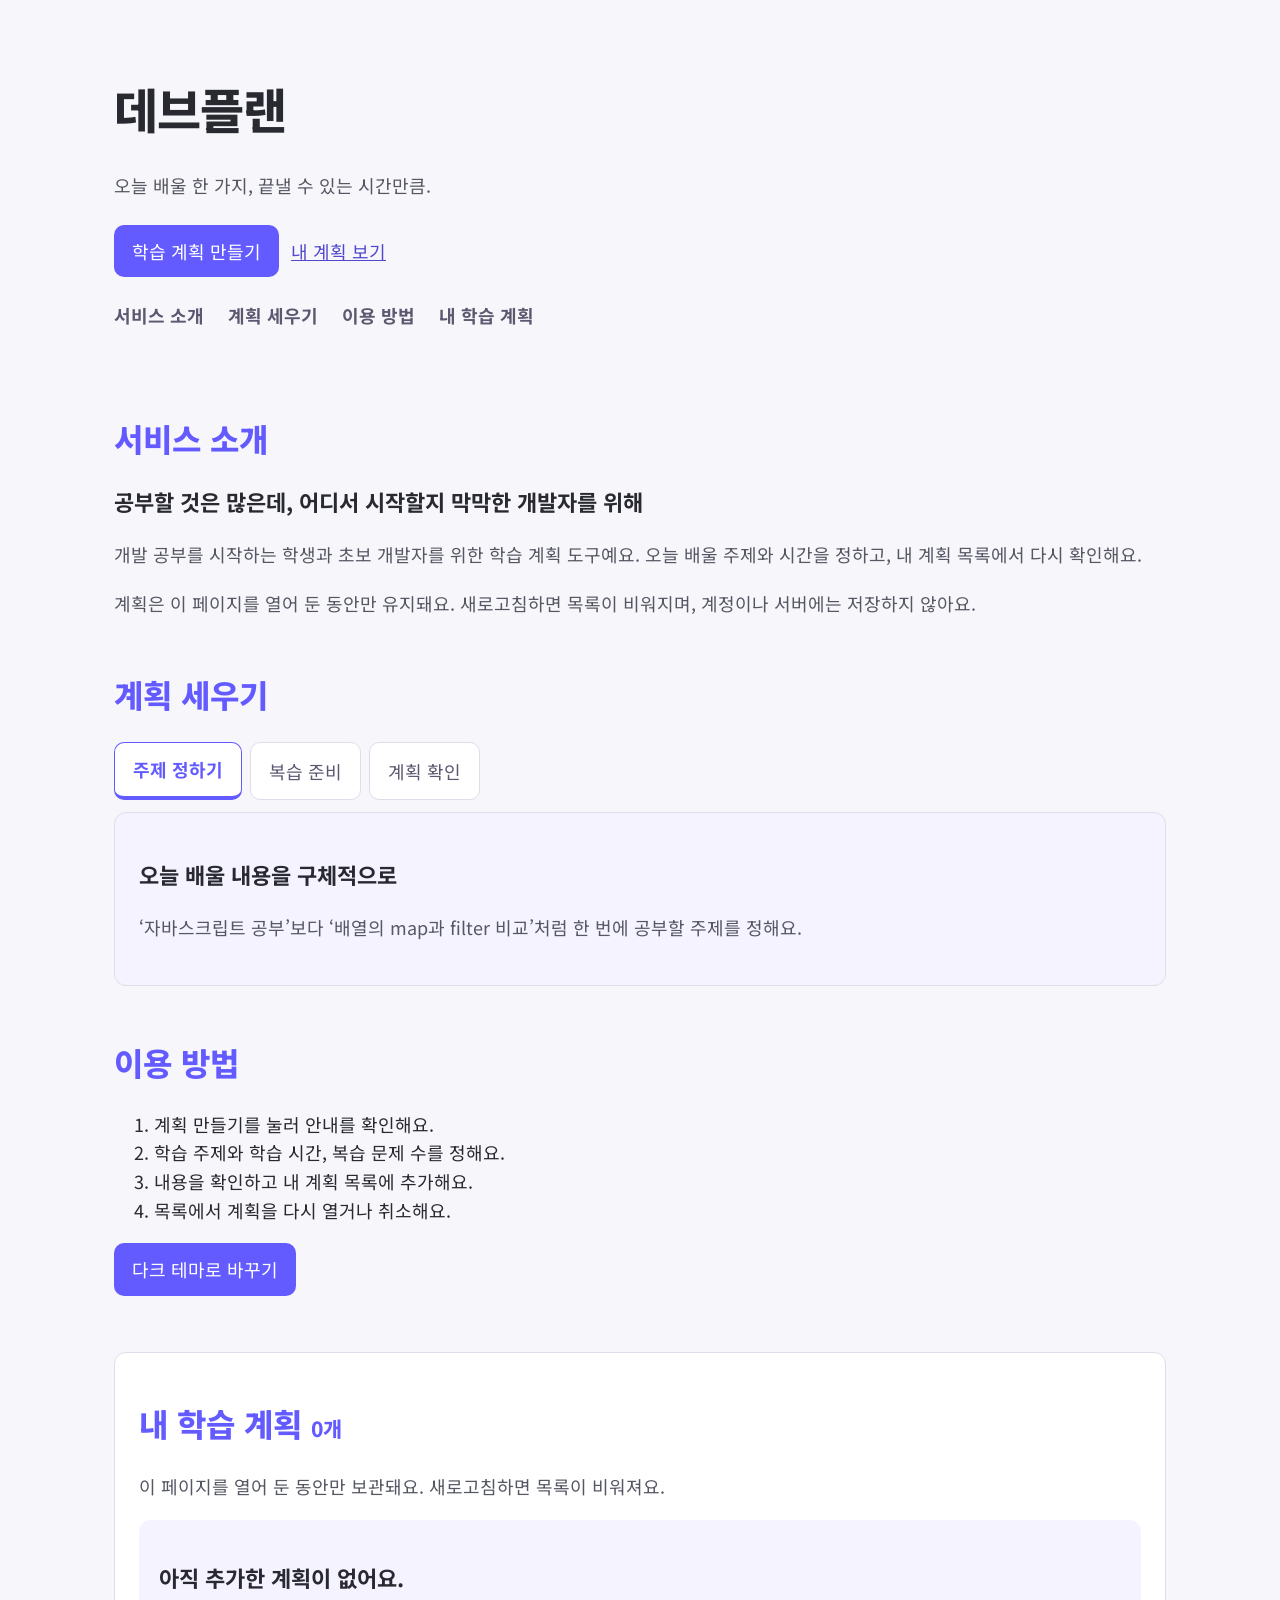
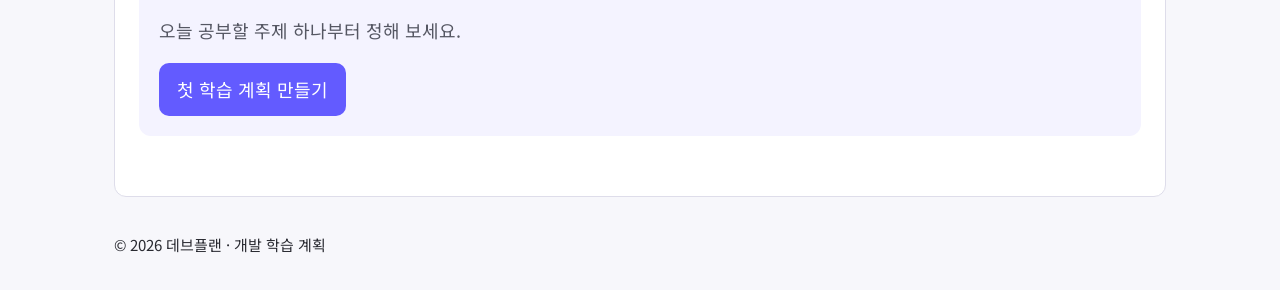
<file: midterm/index.html>
<!DOCTYPE html>
<html lang="ko">

<head>
    <meta charset="UTF-8">
    <meta name="viewport" content="width=device-width, initial-scale=1.0">
    <title>데브플랜</title>

    <link rel="preconnect" href="https://fonts.googleapis.com">
    <link rel="preconnect" href="https://fonts.gstatic.com" crossorigin>
    <link href="https://fonts.googleapis.com/css2?family=Noto+Sans+KR:wght@100..900&display=swap" rel="stylesheet">
    <link rel="stylesheet" href="style.css?v=local-review5">
</head>

<body>
    <a class="skip-link" href="#main-content">본문으로 건너뛰기</a>
    <!-- 사용자: 개발 공부를 꾸준히 하고 싶은 학생·초보 개발자
         목적: 오늘 공부할 주제와 시간을 정하고 계획을 다시 확인하기
         주요 행동: 계획 설정 → 목록에 추가 → 다시 열기 또는 취소 -->
    <header>
        <h1>데브플랜</h1>
        <p>오늘 배울 한 가지, 끝낼 수 있는 시간만큼.</p>

        <div class="step-actions hero-actions">
            <button id="startButton" type="button">학습 계획 만들기</button>
            <a href="#my-plans">내 계획 보기</a>
        </div>
        <nav aria-label="주요 메뉴">
            <a href="#about">서비스 소개</a>
            <a href="#features">계획 세우기</a>
            <a href="#steps">이용 방법</a>
            <a href="#my-plans">내 학습 계획</a>
        </nav>
    </header>

    <main id="main-content">
        <section id="about">
            <h2>서비스 소개</h2>
            <h3>공부할 것은 많은데, 어디서 시작할지 막막한 개발자를 위해</h3>

            <p>개발 공부를 시작하는 학생과 초보 개발자를 위한 학습 계획 도구예요. 오늘 배울 주제와 시간을 정하고, 내 계획 목록에서 다시 확인해요.</p>
            <p>계획은 이 페이지를 열어 둔 동안만 유지돼요. 새로고침하면 목록이 비워지며, 계정이나 서버에는 저장하지 않아요.</p>
        </section>

        <section id="features">
            <h2>계획 세우기</h2>

            <div class="tabs" role="tablist" aria-label="기능 선택">
                <button 
                    id="tab-practice" 
                    class="tab is-active" 
                    type="button"
                    role="tab" 
                    aria-selected="true" 
                    aria-controls="feature-practice"
                    data-target="#feature-practice">
                    주제 정하기
                </button>

                <button
                    id="tab-audience"
                    class="tab"
                    type="button"
                    role="tab"
                    aria-selected="false"
                    aria-controls="feature-audience"
                    data-target="#feature-audience">
                    복습 준비
                </button>

                <button
                    id="tab-feedback"
                    class="tab"
                    type="button"
                    role="tab"
                    aria-selected="false"
                    aria-controls="feature-feedback"
                    data-target="#feature-feedback">
                    계획 확인
                </button>
            </div>

            <div    
                id="feature-practice"
                class="panel is-active"
                role="tabpanel"
                tabindex="0"
                aria-labelledby="tab-practice">
                <h3>오늘 배울 내용을 구체적으로</h3>
                <p>‘자바스크립트 공부’보다 ‘배열의 map과 filter 비교’처럼 한 번에 공부할 주제를 정해요.</p>
            </div>

            <div
                id="feature-audience"
                class="panel"
                role="tabpanel"
                tabindex="0"
                aria-labelledby="tab-audience"
                hidden>
                <h3>공부한 내용을 떠올릴 시간도 함께</h3>
                <p>복습이 필요하면 직접 풀어 볼 문제 수를 1~3개로 정해요. 문제를 자동으로 만들어 주는 기능은 아니에요.</p>
            </div>

            <div
                id="feature-feedback"
                class="panel"
                role="tabpanel"
                tabindex="0"
                aria-labelledby="tab-feedback"
                hidden>
                <h3>정한 계획을 다시 꺼내 보세요</h3>
                <p>설정을 마치면 내 계획에 추가해요. 목록에서 주제와 시간을 확인하고, 필요 없어진 계획은 취소할 수 있어요.</p>
            </div>
        </section>

        <section id="steps">
            <h2>이용 방법</h2>
            <ol>
                <li>계획 만들기를 눌러 안내를 확인해요.</li>
                <li>학습 주제와 학습 시간, 복습 문제 수를 정해요.</li>
                <li>내용을 확인하고 내 계획 목록에 추가해요.</li>
                <li>목록에서 계획을 다시 열거나 취소해요.</li>
            </ol>
            <div class="step-actions">
                <button id="themeButton" type="button">다크 테마로 바꾸기</button>
            </div>
        </section>
        <dialog id="plan-intro" aria-labelledby="intro-title">
            <h2 id="intro-title">오늘의 학습 계획</h2>
            <p>주제와 시간을 정한 뒤 ‘내 계획에 추가하기’를 눌러주세요. 계획은 페이지를 새로고침하면 사라져요.</p>
            <div class="dialog-actions">
                <button id="intro-back" type="button">돌아가기</button>
                <button id="intro-start" type="button">계획 설정 시작하기</button>
            </div>
        </dialog>

        <section id ="plan-flow" class="plan-flow" hidden>
            <h2>학습 계획 설정</h2>
            <p class="progress" aria-label="설정 진행 단계">
                <span class="progress__item">1 · 정보</span>
                <span class="progress__item">2 · 조건</span>
                <span class="progress__item">3 · 확인</span>
                <span class="progress__item">4 · 목록 추가</span>
            </p>

            <section class="step" data-step="1" hidden>
                <h3>오늘 무엇을 공부할 건가요?</h3>
                <label for="topic-input">학습 주제</label>
                <input id="topic-input" name="topic" autocomplete="off" maxlength="100" type="text" placeholder="예: 세션과 쿠키의 차이 정리" aria-describedby="title-hint title-error">
                <p id="title-hint">오늘 공부할 내용 한 가지를 100자 이내로 적어주세요.</p>
                <p id="title-error" class="error-message" aria-live="polite"></p>
                <button id="title-next" type="button">학습 조건 선택하기</button>
            </section>

            <section class="step" data-step="2" hidden>
                <h3>학습 시간과 복습 문제 수를 골라주세요.</h3>
                <label for="duration-range">학습 시간</label>
                <input id="duration-range" type="range" min="0" max="2" step="1" value="1" aria-valuetext="30분">
                <output id="duration-value" for="duration-range">30분</output>
                <label><input type="checkbox" id="review-option">복습 문제 풀기</label>
                <fieldset id="review-options" hidden>
                    <legend>복습 문제 수</legend>
                    <label><input type ="radio" name ="review-count" value="1">1개</label>
                    <label><input type="radio" name="review-count" value="2" checked>2개</label>
                    <label><input type="radio" name="review-count" value="3">3개</label>
                </fieldset>
                <div class="step-actions">
                    <button id="option-prev" type="button">이전</button>
                    <button id="option-next" type="button">내용 확인하기</button>
                </div>
            </section>

            <section class="step" data-step="3" hidden>
                <h3>학습 계획을 확인해주세요.</h3>
                <div class="summary-list">
                    <div><span>학습 주제</span><strong id="summary-title"></strong></div>
                    <div><span>학습 시간</span><strong id="summary-duration"></strong></div>
                    <div><span>복습</span><strong id="summary-review"></strong></div>
                </div>
                <div class="step-actions">
                    <button id="summary-prev" type="button">수정하기</button>
                    <button id="finish-button" type="button">설정 완료하기</button>
                </div>
            </section>

            <section class="step complete-step" data-step="4" hidden>
                <h3>학습 계획을 목록에 추가해 보세요.</h3>
                <p>목록에 추가하면 다른 계획을 만드는 동안에도 이전 계획을 다시 열어 볼 수 있어요.</p>
                <button id="save-plan" type="button">내 계획에 추가하기</button>
                <p id="save-message" role="status"></p>
                <a href="#my-plans">내 계획 목록으로 이동</a>
                <button id="restart-button" type="button">새 계획 만들기</button>
            </section>
        </section>

        <section id="my-plans" class="plan-flow" aria-labelledby="plans-title">
            <h2 id="plans-title">내 학습 계획 <span id="plan-count">0개</span></h2>
            <p>이 페이지를 열어 둔 동안만 보관돼요. 새로고침하면 목록이 비워져요.</p>
            <p id="plan-message" role="status"></p>
            <div id="plan-empty">
                <h3>아직 추가한 계획이 없어요.</h3>
                <p>오늘 공부할 주제 하나부터 정해 보세요.</p>
                <button id="empty-create" type="button">첫 학습 계획 만들기</button>
            </div>
            <ul id="plan-list" aria-label="추가한 학습 계획"></ul>
        </section>
        <dialog id="plan-detail" aria-labelledby="detail-title">
            <h2 id="detail-title"></h2>
            <p>학습 시간: <strong id="detail-duration"></strong></p>
            <p id="detail-review"></p>
            <button id="detail-close" type="button">목록으로 돌아가기</button>
        </dialog>
        <dialog id="cancel-dialog" aria-labelledby="cancel-title">
            <h2 id="cancel-title">이 계획을 취소할까요?</h2>
            <p id="cancel-description"></p>
            <p>취소하면 목록에서 빠져요. 필요한 경우 새 계획을 만들어주세요.</p>
            <div class="dialog-actions">
                <button id="cancel-keep" type="button" autofocus>계획 유지하기</button>
                <button id="cancel-confirm" type="button">계획 취소하기</button>
            </div>
        </dialog>

    </main>

    <footer>
        <small>© 2026 데브플랜 · 개발 학습 계획</small>
    </footer>

    <script src="script.js?v=local-review5"></script>

</body>

</html>
</file>
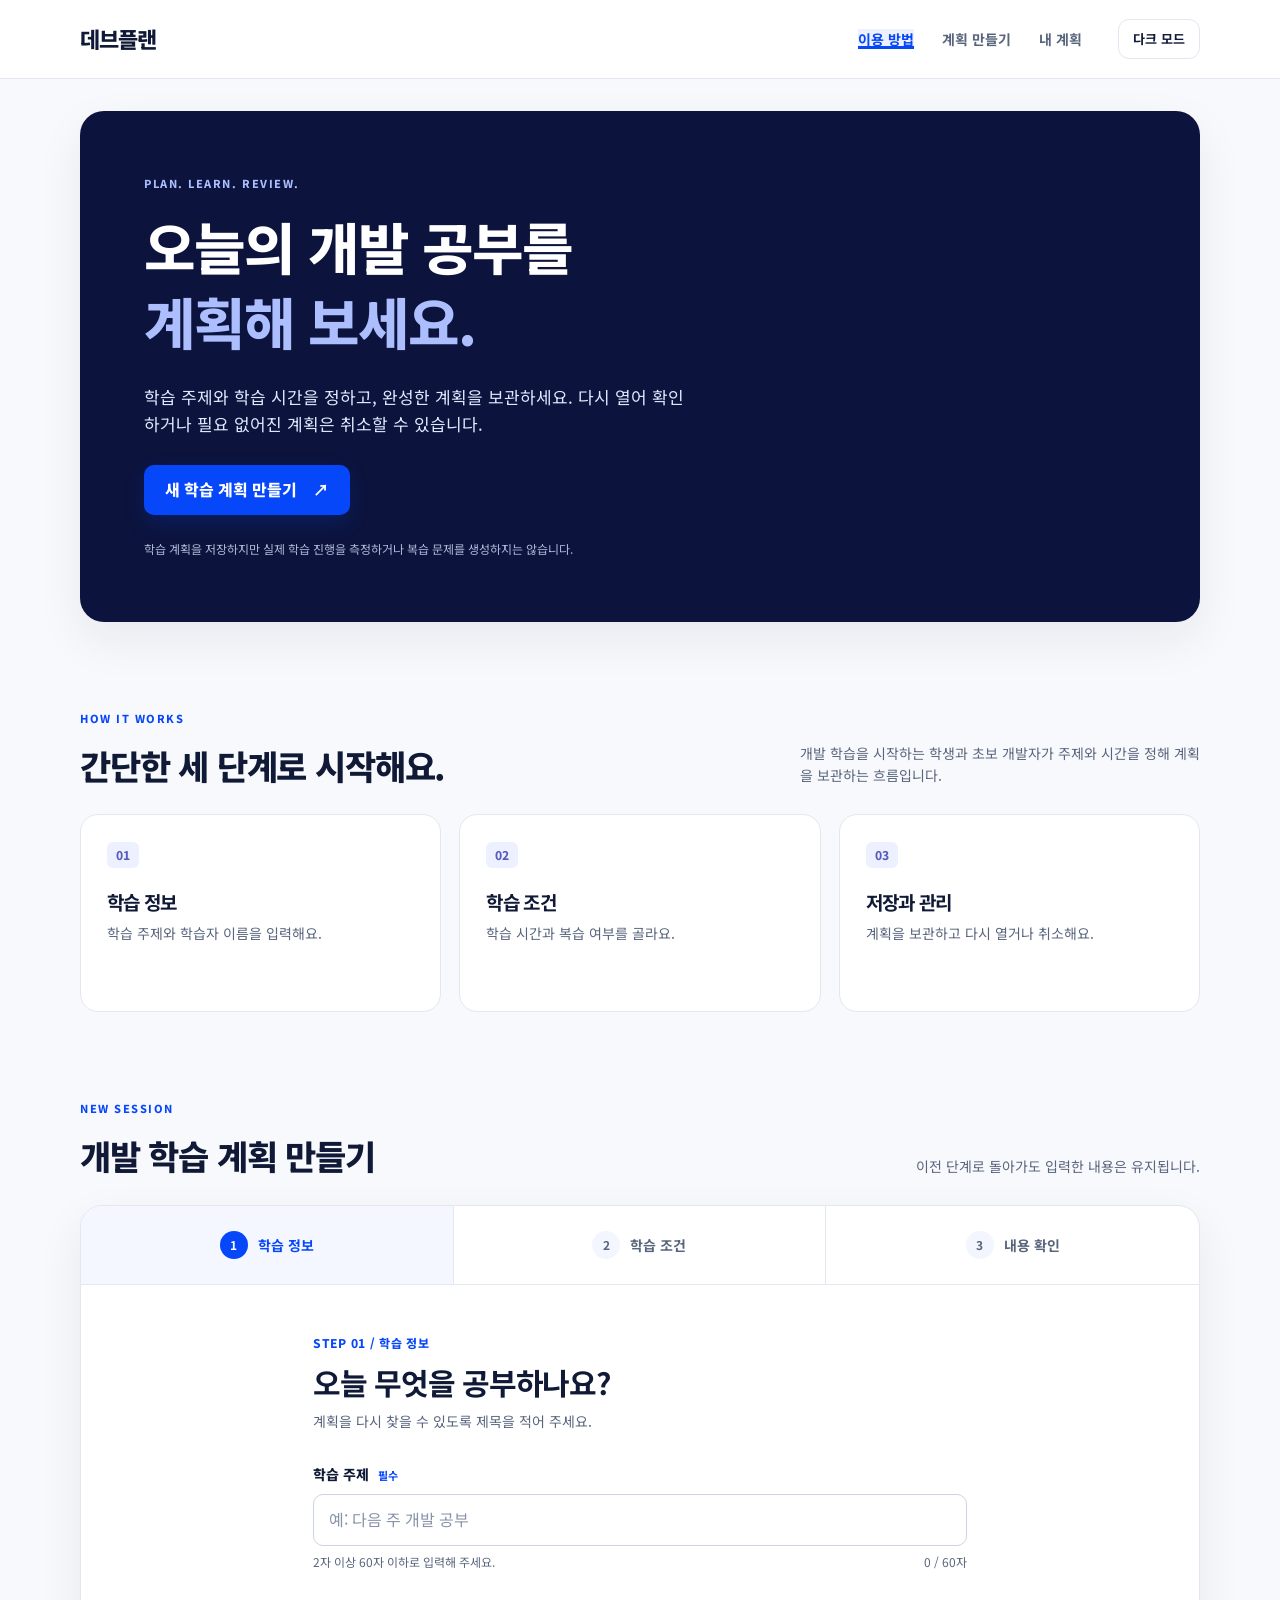
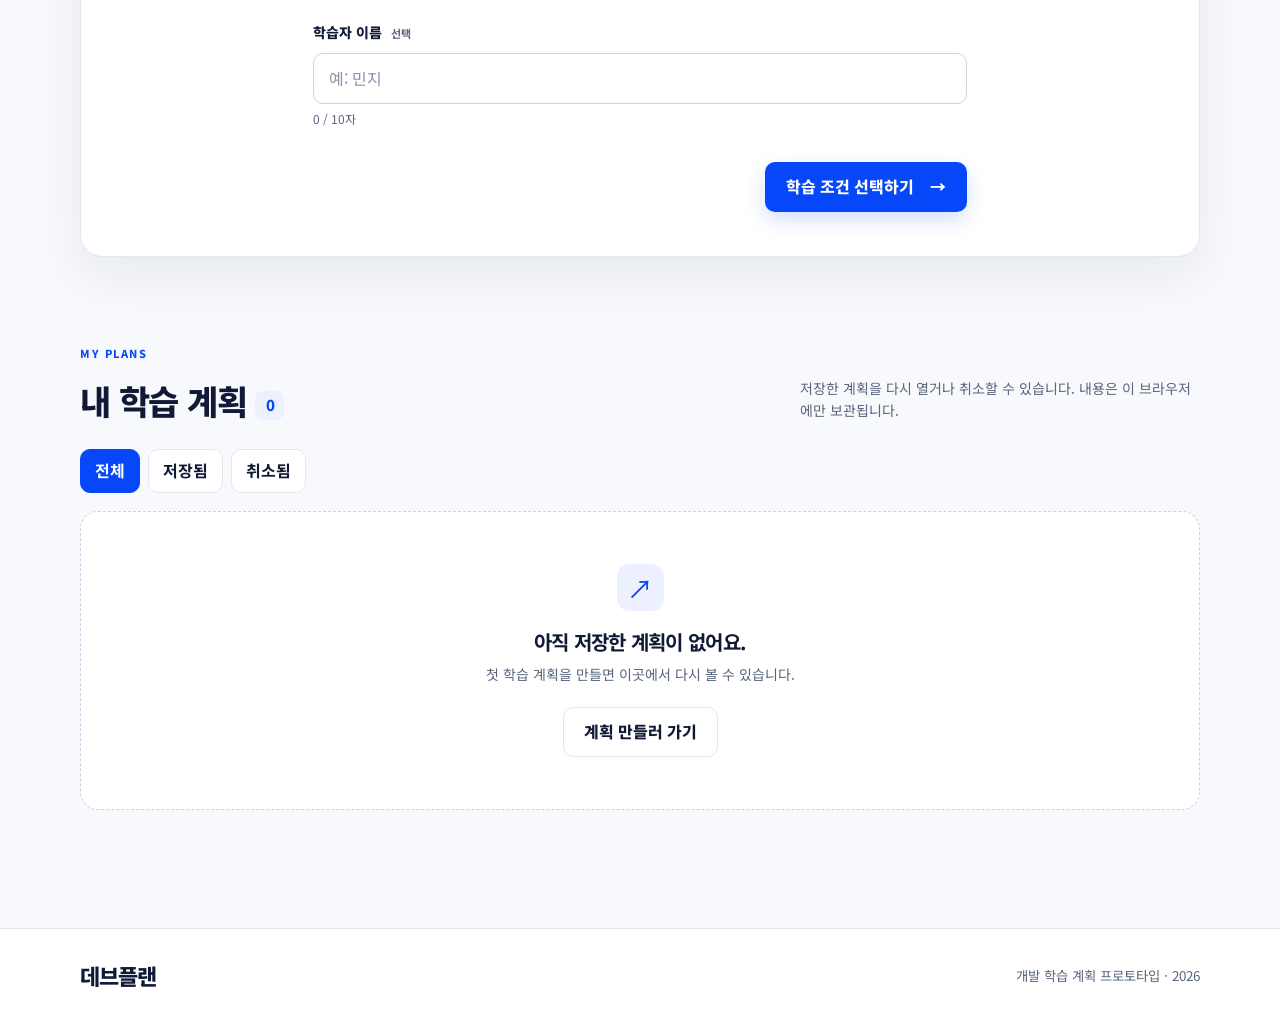
<file: week10/index.html>
<!doctype html>
<html lang="ko">
<head>
  <meta charset="utf-8">
  <meta name="viewport" content="width=device-width, initial-scale=1">
  <meta name="description" content="학습 주제와 시간을 정하고 학습 계획을 보관하는 데브플랜 프로토타입">
  <title>데브플랜 | 개발 학습 계획</title>
  <link rel="preconnect" href="https://fonts.googleapis.com">
  <link rel="preconnect" href="https://fonts.gstatic.com" crossorigin>
  <link href="https://fonts.googleapis.com/css2?family=Noto+Sans+KR:wght@400;500;600;700;800&display=swap" rel="stylesheet">
  <link rel="stylesheet" href="style.css?v=20260925-2">
  <script src="script.js?v=20260925-2" defer></script>
</head>
<body>
  <header class="site-header">
    <div class="container header-inner">
      <a class="brand" href="#top" aria-label="데브플랜 맨 위로">데브플랜</a>

      <button id="menu-toggle" class="menu-toggle" type="button"
      aria-controls="main-nav" aria-expanded="false">
        메뉴 열기
      </button>

      <nav id="main-nav" class="main-nav" aria-label="주요 메뉴">
        <ul>
            <li><a href="#about">이용 방법</a></li>
            <li><a href="#planner">계획 만들기</a></li>
            <li><a href="#archive">내 계획</a></li>
        </ul>
      </nav>
      <button id="theme-button" class="theme-button" type="button" aria-pressed="false">다크 모드</button>
    </div>
  </header>

  <main id="top">
    <section class="hero container" aria-labelledby="hero-title">
      <div class="hero-copy">
        <p class="eyebrow">PLAN. LEARN. REVIEW.</p>
        <h1 id="hero-title">오늘의 개발 공부를<br><em>계획해 보세요.</em></h1>
        <p class="hero-description">학습 주제와 학습 시간을 정하고, 완성한 계획을 보관하세요. 다시 열어 확인하거나 필요 없어진 계획은 취소할 수 있습니다.</p>
        <a class="button button-primary" href="#planner">새 학습 계획 만들기 <span aria-hidden="true">↗</span></a>
        <p class="hero-note">학습 계획을 저장하지만 실제 학습 진행을 측정하거나 복습 문제를 생성하지는 않습니다.</p>
      </div>

    </section>

    <section id="about" class="section container" aria-labelledby="about-title">
      <div class="section-heading">
        <div><p class="eyebrow">HOW IT WORKS</p><h2 id="about-title">간단한 세 단계로 시작해요.</h2></div>
        <p>개발 학습을 시작하는 학생과 초보 개발자가 주제와 시간을 정해 계획을 보관하는 흐름입니다.</p>
      </div>
      <ol class="how-list">
        <li><span class="how-number">01</span><h3>학습 정보</h3><p>학습 주제와 학습자 이름을 입력해요.</p></li>
        <li><span class="how-number">02</span><h3>학습 조건</h3><p>학습 시간과 복습 여부를 골라요.</p></li>
        <li><span class="how-number">03</span><h3>저장과 관리</h3><p>계획을 보관하고 다시 열거나 취소해요.</p></li>
      </ol>
    </section>

    <section id="planner" class="section container" aria-labelledby="planner-title">
      <div class="section-heading">
        <div><p class="eyebrow">NEW SESSION</p><h2 id="planner-title">개발 학습 계획 만들기</h2></div>
        <p>이전 단계로 돌아가도 입력한 내용은 유지됩니다.</p>
      </div>
      <div class="planner-card">
        <ol class="progress" aria-label="계획 설정 진행 단계">
          <li class="progress-item is-current" aria-current="step"><span>1</span> 학습 정보</li>
          <li class="progress-item"><span>2</span> 학습 조건</li>
          <li class="progress-item"><span>3</span> 내용 확인</li>
        </ol>
        <form id="plan-form" novalidate>
          <div class="flow-step" data-step="1">
            <p class="step-kicker">STEP 01 / 학습 정보</p>
            <h3>오늘 무엇을 공부하나요?</h3>
            <p class="step-description">계획을 다시 찾을 수 있도록 제목을 적어 주세요.</p>
            <div class="field" id="title-field">
              <label for="presentation-title">학습 주제 <span class="required">필수</span></label>
              <input id="presentation-title" name="title" type="text" minlength="2" maxlength="60"
              required placeholder="예: 다음 주 개발 공부"
              aria-describedby="title-help title-count title-error">
              <div class="field-meta">
                  <p id="title-help" class="field-help">2자 이상 60자 이하로 입력해 주세요.</p>
                  <p id="title-count" class="field-count" aria-live="polite">0 / 60자</p>
                </div>
                <p id="title-error" class="field-error" role="alert"></p>
            </div>
            <div class="field">
              <label for="nickname">학습자 이름 <span class="optional">선택</span></label>
              <input id="nickname" name="nickname" type="text" maxlength="10" placeholder="예: 민지" aria-describedby="nickname-count">
              <p id="nickname-count" class="field-help" aria-live="polite">0 / 10자</p>
            </div>
            <div class="step-actions step-actions-end"><button id="info-next" class="button button-primary" type="button">학습 조건 선택하기 <span aria-hidden="true">→</span></button></div>
          </div>

          <div class="flow-step" data-step="2" hidden>
            <p class="step-kicker">STEP 02 / 학습 조건</p>
            <h3>어떻게 공부할까요?</h3>
            <p class="step-description">예상 학습 시간과 복습 여부를 선택하세요.</p>
            <fieldset class="field choice-fieldset">
              <legend>학습 시간</legend>
              <div class="duration-options">
                <label class="choice-card"><input type="radio" name="duration" value="15"><span><strong>15분</strong><small>짧게 집중하기</small></span></label>
                <label class="choice-card"><input type="radio" name="duration" value="30" checked><span><strong>30분</strong><small>기본 학습</small></span></label>
                <label class="choice-card"><input type="radio" name="duration" value="60"><span><strong>60분</strong><small>충분히 학습하기</small></span></label>
              </div>
            </fieldset>
            <div class="field qna-field">
              <label class="check-row" for="qna-option">
                <input id="qna-option" name="qna" type="checkbox" value="included"
                aria-controls="qna-options" aria-expanded="false">
                <span><strong>복습 문제 풀기</strong><small>복습 문제 수를 선택할 수 있습니다.</small></span></label>
              <fieldset id="qna-options" class="qna-options" hidden>
                <legend>복습 문제 수</legend>
                <div class="inline-options">
                  <label><input type="radio" name="qna-count" value="1"> 1개</label>
                  <label><input type="radio" name="qna-count" value="2" checked> 2개</label>
                  <label><input type="radio" name="qna-count" value="3"> 3개</label>
                </div>
              </fieldset>
            </div>
            <div class="step-actions">
              <button id="option-prev" class="button button-secondary" type="button">이전 단계</button>
              <button id="option-next" class="button button-primary" type="button">내용 확인하기 <span aria-hidden="true">→</span></button>
            </div>
          </div>

          <div class="flow-step" data-step="3" hidden>
            <p class="step-kicker">STEP 03 / 내용 확인</p>
            <h3>이 계획으로 저장할까요?</h3>
            <p class="step-description">내용을 확인한 뒤 저장하세요. 수정 버튼으로 해당 단계로 돌아갈 수 있습니다.</p>
            <dl class="summary-list">
              <div><dt>학습 주제</dt><dd id="summary-title"></dd></div>
              <div><dt>학습자</dt><dd id="summary-nickname"></dd></div>
              <div><dt>학습 시간</dt><dd id="summary-duration"></dd></div>
              <div><dt>복습</dt><dd id="summary-qna"></dd></div>
            </dl>
            <div class="step-actions">
              <div class="edit-actions">
                <button id="edit-info" class="button button-text" type="button">정보 수정</button>
                <button id="edit-options" class="button button-text" type="button">조건 수정</button>
            </div>
              <button id="save-plan" class="button button-primary" type="submit">계획 저장하기
                <span aria-hidden="true">→</span>
            </button>
            </div>
            <p id="submit-status" class="submit-status" role="status" aria-live="polite"></p>
          </div>

          <div class="flow-step complete-step" data-step="4" hidden>
            <div class="complete-mark" aria-hidden="true">✓</div>
            <p class="step-kicker">계획 저장 완료</p>
            <h3>학습 계획을 보관했어요.</h3>
            <p id="complete-message">내 계획에서 다시 열어볼 수 있습니다.</p>
            <div class="complete-actions"><a class="button button-primary" href="#archive">내 계획 보기 <span aria-hidden="true">↗</span></a><button id="restart-button" class="button button-secondary" type="button">새 계획 만들기</button></div>
          </div>
        </form>
      </div>
    </section>

    <section id="archive" class="section container archive-section" aria-labelledby="archive-title">
      <div class="section-heading">
        <div>
          <p class="eyebrow">MY PLANS</p>
          <h2 id="archive-title">내 학습 계획 <span id="plan-count" class="count-badge">0</span></h2></div>
        <p>저장한 계획을 다시 열거나 취소할 수 있습니다. 내용은 이 브라우저에만 보관됩니다.</p>
      </div>

      <div class="plan-filters" role="group" aria-label="학습 계획 표시 범위">
        <button class="filter-button is-active" type="button" data-filter="all" aria-pressed="true">
        전체
        </button>
        <button class="filter-button" type="button" data-filter="active" aria-pressed="false">
          저장됨
        </button>
        <button class="filter-button" type="button" data-filter="cancelled" aria-pressed="false">
          취소됨
        </button>
      </div>

      <p id="archive-status" class="archive-status" role="status" aria-live="polite"></p>
      <div id="empty-state" class="empty-state"><span class="empty-icon" aria-hidden="true">↗</span><h3>아직 저장한 계획이 없어요.</h3><p>첫 개발 학습 계획을 만들면 이곳에서 다시 볼 수 있습니다.</p><a class="button button-secondary" href="#planner">계획 만들러 가기</a></div>
      <ul id="plan-list" class="plan-list" aria-label="저장한 학습 계획" hidden></ul>
    </section>
  </main>

  <dialog id="plan-dialog" class="plan-dialog" aria-labelledby="dialog-title">
    <div class="dialog-top"><p class="eyebrow">저장한 계획</p><button id="dialog-close" class="icon-button" type="button" aria-label="닫기">×</button></div>
    <h2 id="dialog-title"></h2>
    <p id="dialog-status" class="dialog-status"></p>
    <dl class="summary-list">
      <div><dt>학습자</dt><dd id="dialog-nickname"></dd></div>
      <div><dt>학습 시간</dt><dd id="dialog-duration"></dd></div>
      <div><dt>복습</dt><dd id="dialog-qna"></dd></div>
    </dl>
    <button id="dialog-done" class="button button-primary" type="button">확인했어요</button>
  </dialog>

  <footer class="site-footer"><div class="container"><span class="brand">데브플랜</span><small>개발 학습 계획 프로토타입 · 2026</small></div></footer>
</body>
</html>
</file>
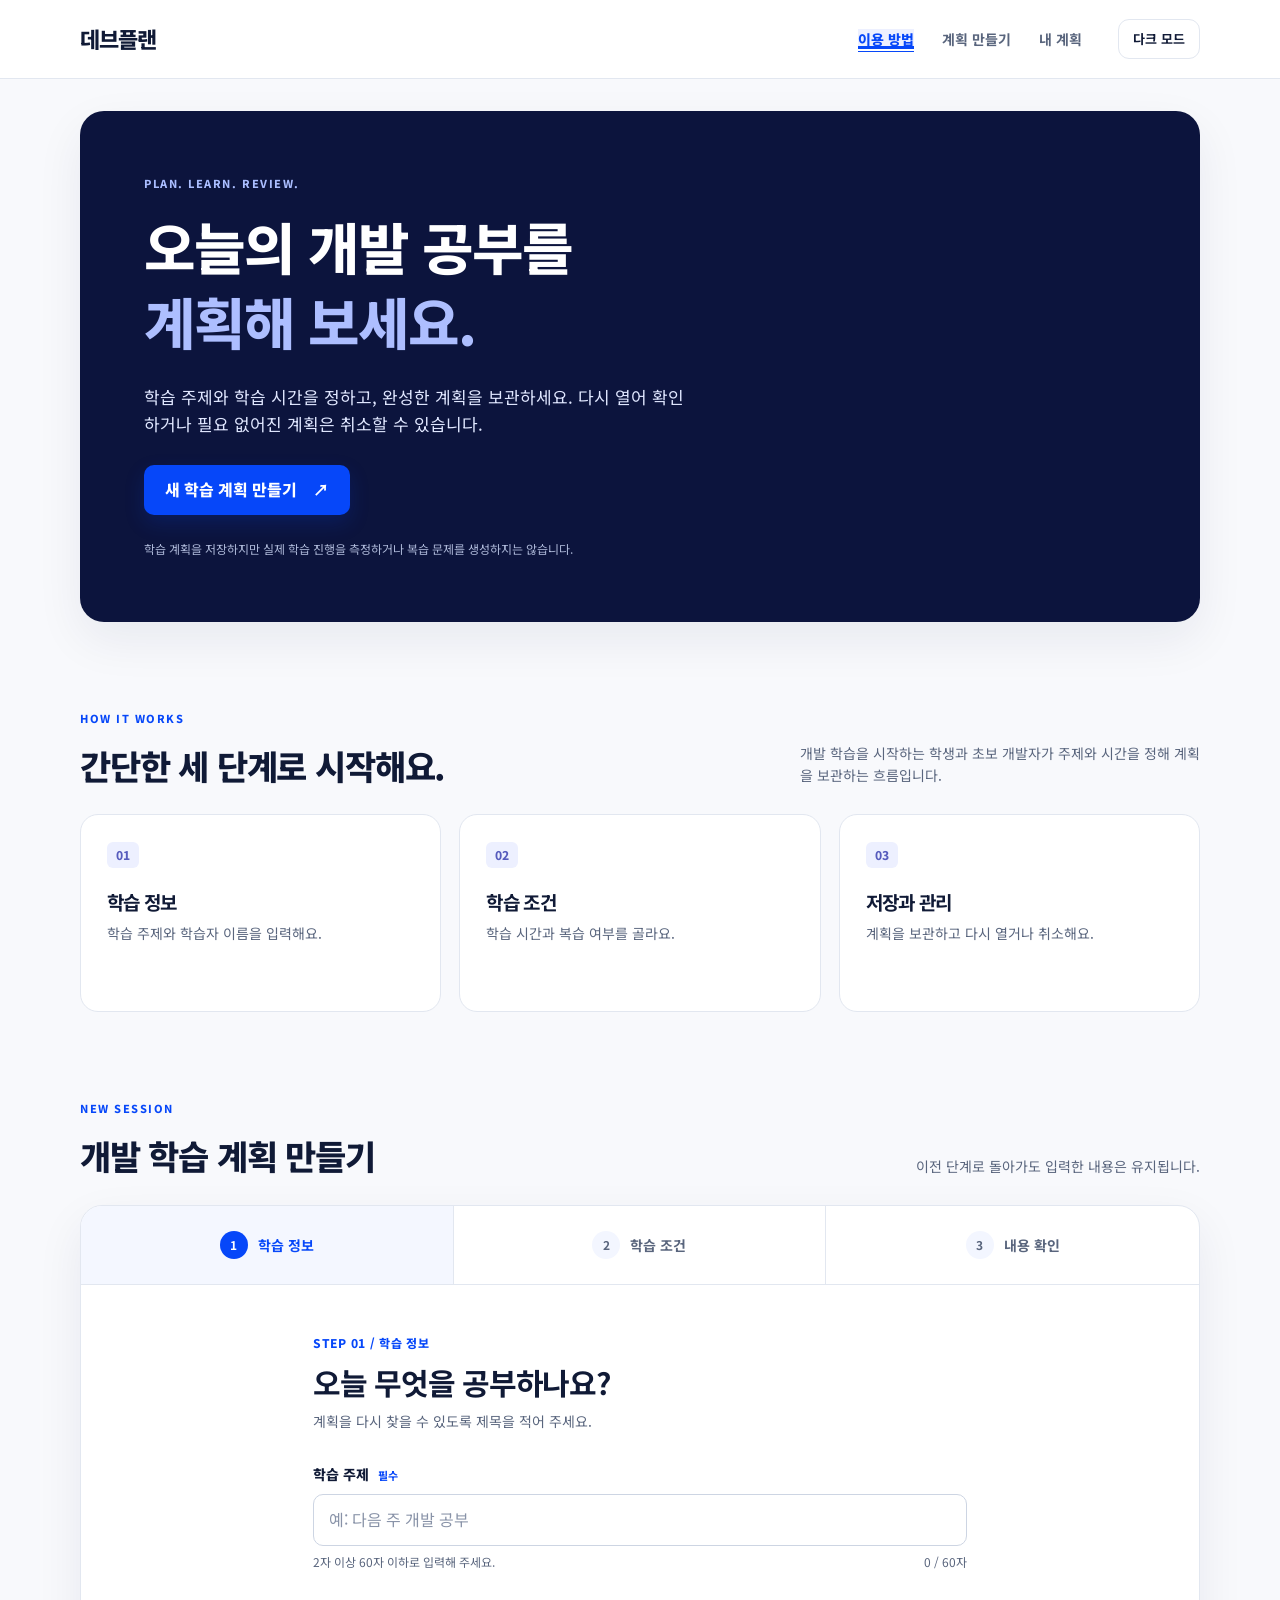
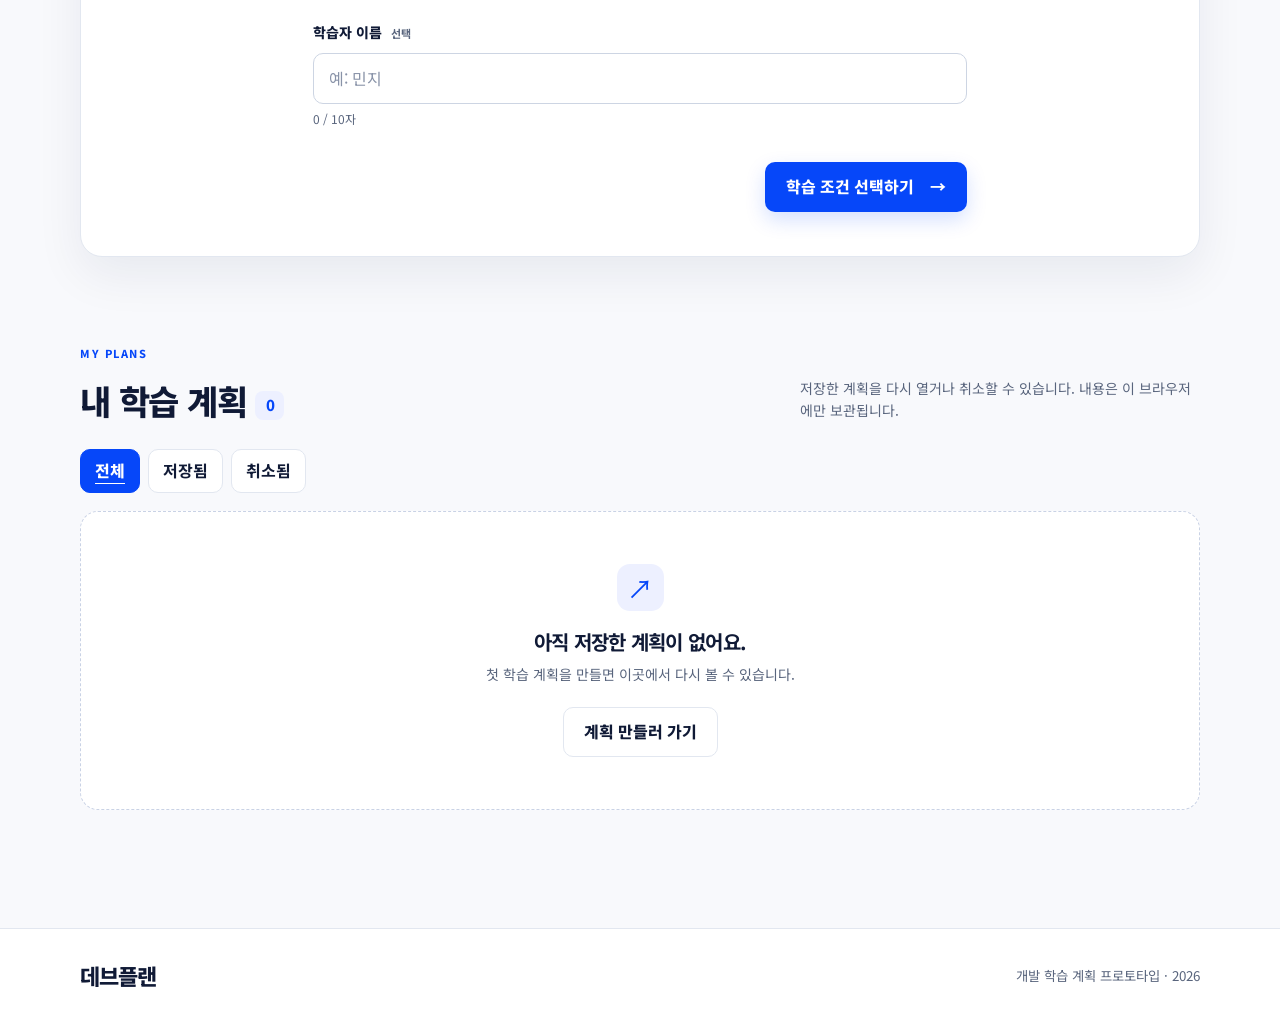
<file: week11/index.html>
<!doctype html>
<html lang="ko">
<head>
  <meta charset="utf-8">
  <meta name="viewport" content="width=device-width, initial-scale=1">
  <meta name="description" content="학습 주제와 시간을 정하고 학습 계획을 보관하는 데브플랜 프로토타입">
  <title>데브플랜 | 개발 학습 계획</title>
  <link rel="preconnect" href="https://fonts.googleapis.com">
  <link rel="preconnect" href="https://fonts.gstatic.com" crossorigin>
  <link href="https://fonts.googleapis.com/css2?family=Noto+Sans+KR:wght@400;500;600;700;800&display=swap" rel="stylesheet">
  <link rel="stylesheet" href="style.css?v=20260925-2">
  <script src="script.js?v=20260925-2" defer></script>
</head>
<body>
  <header class="site-header">
    <div class="container header-inner">
      <a class="brand" href="#top" aria-label="데브플랜 맨 위로">데브플랜</a>

      <button id="menu-toggle" class="menu-toggle" type="button"
      aria-controls="main-nav" aria-expanded="false">
        메뉴 열기
      </button>

      <nav id="main-nav" class="main-nav" aria-label="주요 메뉴">
        <ul>
            <li><a href="#about">이용 방법</a></li>
            <li><a href="#planner">계획 만들기</a></li>
            <li><a href="#archive">내 계획</a></li>
        </ul>
      </nav>
      <button id="theme-button" class="theme-button" type="button" aria-pressed="false">다크 모드</button>
    </div>
  </header>

  <main id="top">
    <section class="hero container" aria-labelledby="hero-title">
      <div class="hero-copy">
        <p class="eyebrow">PLAN. LEARN. REVIEW.</p>
        <h1 id="hero-title">오늘의 개발 공부를<br><em>계획해 보세요.</em></h1>
        <p class="hero-description">학습 주제와 학습 시간을 정하고, 완성한 계획을 보관하세요. 다시 열어 확인하거나 필요 없어진 계획은 취소할 수 있습니다.</p>
        <a class="button button-primary" href="#planner">새 학습 계획 만들기 <span aria-hidden="true">↗</span></a>
        <p class="hero-note">학습 계획을 저장하지만 실제 학습 진행을 측정하거나 복습 문제를 생성하지는 않습니다.</p>
      </div>

    </section>

    <section id="about" class="section container" aria-labelledby="about-title">
      <div class="section-heading">
        <div><p class="eyebrow">HOW IT WORKS</p><h2 id="about-title">간단한 세 단계로 시작해요.</h2></div>
        <p>개발 학습을 시작하는 학생과 초보 개발자가 주제와 시간을 정해 계획을 보관하는 흐름입니다.</p>
      </div>
      <ol class="how-list">
        <li><span class="how-number">01</span><h3>학습 정보</h3><p>학습 주제와 학습자 이름을 입력해요.</p></li>
        <li><span class="how-number">02</span><h3>학습 조건</h3><p>학습 시간과 복습 여부를 골라요.</p></li>
        <li><span class="how-number">03</span><h3>저장과 관리</h3><p>계획을 보관하고 다시 열거나 취소해요.</p></li>
      </ol>
    </section>

    <section id="planner" class="section container" aria-labelledby="planner-title">
      <div class="section-heading">
        <div><p class="eyebrow">NEW SESSION</p><h2 id="planner-title">개발 학습 계획 만들기</h2></div>
        <p>이전 단계로 돌아가도 입력한 내용은 유지됩니다.</p>
      </div>
      <div class="planner-card">
        <ol class="progress" aria-label="계획 설정 진행 단계">
          <li class="progress-item is-current" aria-current="step"><span>1</span> 학습 정보</li>
          <li class="progress-item"><span>2</span> 학습 조건</li>
          <li class="progress-item"><span>3</span> 내용 확인</li>
        </ol>
        <form id="plan-form" novalidate>
          <div class="flow-step" data-step="1">
            <p class="step-kicker">STEP 01 / 학습 정보</p>
            <h3>오늘 무엇을 공부하나요?</h3>
            <p class="step-description">계획을 다시 찾을 수 있도록 제목을 적어 주세요.</p>
            <div class="field" id="title-field">
              <label for="presentation-title">학습 주제 <span class="required">필수</span></label>
              <input id="presentation-title" name="title" type="text" minlength="2" maxlength="60"
              required placeholder="예: 다음 주 개발 공부"
              aria-describedby="title-help title-count title-error">
              <div class="field-meta">
                  <p id="title-help" class="field-help">2자 이상 60자 이하로 입력해 주세요.</p>
                  <p id="title-count" class="field-count">0 / 60자</p>
                </div>
                <p id="title-error" class="field-error" role="alert"></p>
            </div>
            <div class="field">
              <label for="nickname">학습자 이름 <span class="optional">선택</span></label>
              <input id="nickname" name="nickname" type="text" maxlength="10" placeholder="예: 민지" aria-describedby="nickname-count">
              <p id="nickname-count" class="field-help" aria-live="polite">0 / 10자</p>
            </div>
            <div class="step-actions step-actions-end"><button id="info-next" class="button button-primary" type="button">학습 조건 선택하기 <span aria-hidden="true">→</span></button></div>
          </div>

          <div class="flow-step" data-step="2" hidden>
            <p class="step-kicker">STEP 02 / 학습 조건</p>
            <h3>어떻게 공부할까요?</h3>
            <p class="step-description">예상 학습 시간과 복습 여부를 선택하세요.</p>
            <fieldset class="field choice-fieldset">
              <legend>학습 시간</legend>
              <div class="duration-options">
                <label class="choice-card"><input type="radio" name="duration" value="15"><span><strong>15분</strong><small>짧게 집중하기</small></span></label>
                <label class="choice-card"><input type="radio" name="duration" value="30" checked><span><strong>30분</strong><small>기본 학습</small></span></label>
                <label class="choice-card"><input type="radio" name="duration" value="60"><span><strong>60분</strong><small>충분히 학습하기</small></span></label>
              </div>
            </fieldset>
            <div class="field qna-field">
              <label class="check-row" for="qna-option">
                <input id="qna-option" name="qna" type="checkbox" value="included"
                aria-controls="qna-options" aria-expanded="false">
                <span><strong>복습 문제 풀기</strong><small>복습 문제 수를 선택할 수 있습니다.</small></span></label>
              <fieldset id="qna-options" class="qna-options" hidden>
                <legend>복습 문제 수</legend>
                <div class="inline-options">
                  <label><input type="radio" name="qna-count" value="1"> 1개</label>
                  <label><input type="radio" name="qna-count" value="2" checked> 2개</label>
                  <label><input type="radio" name="qna-count" value="3"> 3개</label>
                </div>
              </fieldset>
            </div>
            <div class="step-actions">
              <button id="option-prev" class="button button-secondary" type="button">이전 단계</button>
              <button id="option-next" class="button button-primary" type="button">내용 확인하기 <span aria-hidden="true">→</span></button>
            </div>
          </div>

          <div class="flow-step" data-step="3" hidden>
            <p class="step-kicker">STEP 03 / 내용 확인</p>
            <h3>이 계획으로 저장할까요?</h3>
            <p class="step-description">내용을 확인한 뒤 저장하세요. 수정 버튼으로 해당 단계로 돌아갈 수 있습니다.</p>
            <dl class="summary-list">
              <div><dt>학습 주제</dt><dd id="summary-title"></dd></div>
              <div><dt>학습자</dt><dd id="summary-nickname"></dd></div>
              <div><dt>학습 시간</dt><dd id="summary-duration"></dd></div>
              <div><dt>복습</dt><dd id="summary-qna"></dd></div>
            </dl>
            <div class="step-actions">
              <div class="edit-actions">
                <button id="edit-info" class="button button-text" type="button">정보 수정</button>
                <button id="edit-options" class="button button-text" type="button">조건 수정</button>
            </div>
              <button id="save-plan" class="button button-primary" type="submit">계획 저장하기
                <span aria-hidden="true">→</span>
            </button>
            </div>
            <p id="submit-status" class="submit-status" role="status" aria-live="polite"></p>
          </div>

          <div class="flow-step complete-step" data-step="4" hidden>
            <div class="complete-mark" aria-hidden="true">✓</div>
            <p class="step-kicker">계획 저장 완료</p>
            <h3>학습 계획을 보관했어요.</h3>
            <p id="complete-message">내 계획에서 다시 열어볼 수 있습니다.</p>
            <div class="complete-actions"><a class="button button-primary" href="#archive">내 계획 보기 <span aria-hidden="true">↗</span></a><button id="restart-button" class="button button-secondary" type="button">새 계획 만들기</button></div>
          </div>
        </form>
      </div>
    </section>

    <section id="archive" class="section container archive-section" aria-labelledby="archive-title">
      <div class="section-heading">
        <div>
          <p class="eyebrow">MY PLANS</p>
          <h2 id="archive-title">내 학습 계획 <span id="plan-count" class="count-badge">0</span></h2></div>
        <p>저장한 계획을 다시 열거나 취소할 수 있습니다. 내용은 이 브라우저에만 보관됩니다.</p>
      </div>

      <div class="plan-filters" role="group" aria-label="학습 계획 표시 범위">
        <button class="filter-button is-active" type="button" data-filter="all" aria-pressed="true">
        전체
        </button>
        <button class="filter-button" type="button" data-filter="active" aria-pressed="false">
          저장됨
        </button>
        <button class="filter-button" type="button" data-filter="cancelled" aria-pressed="false">
          취소됨
        </button>
      </div>

      <p id="archive-status" class="archive-status" role="status" aria-live="polite"></p>
      <div id="empty-state" class="empty-state"><span class="empty-icon" aria-hidden="true">↗</span><h3>아직 저장한 계획이 없어요.</h3><p>첫 개발 학습 계획을 만들면 이곳에서 다시 볼 수 있습니다.</p><a class="button button-secondary" href="#planner">계획 만들러 가기</a></div>
      <ul id="plan-list" class="plan-list" aria-label="저장한 학습 계획" hidden></ul>
    </section>
  </main>

  <dialog id="plan-dialog" class="plan-dialog" aria-labelledby="dialog-title">
    <div class="dialog-top">
      <p class="eyebrow">저장한 계획</p>
      <button id="dialog-close" class="icon-button" type="button"
        aria-label="계획 상세 닫기">×</button>
    </div>
    <h2 id="dialog-title"></h2>
    <p id="dialog-status" class="dialog-status"></p>
    <dl class="summary-list">
      <div><dt>학습자</dt><dd id="dialog-nickname"></dd></div>
      <div><dt>학습 시간</dt><dd id="dialog-duration"></dd></div>
      <div><dt>복습</dt><dd id="dialog-qna"></dd></div>
    </dl>
    <button id="dialog-done" class="button button-primary" type="button">확인했어요</button>
  </dialog>

  <footer class="site-footer"><div class="container"><span class="brand">데브플랜</span><small>개발 학습 계획 프로토타입 · 2026</small></div></footer>
</body>
</html>
</file>
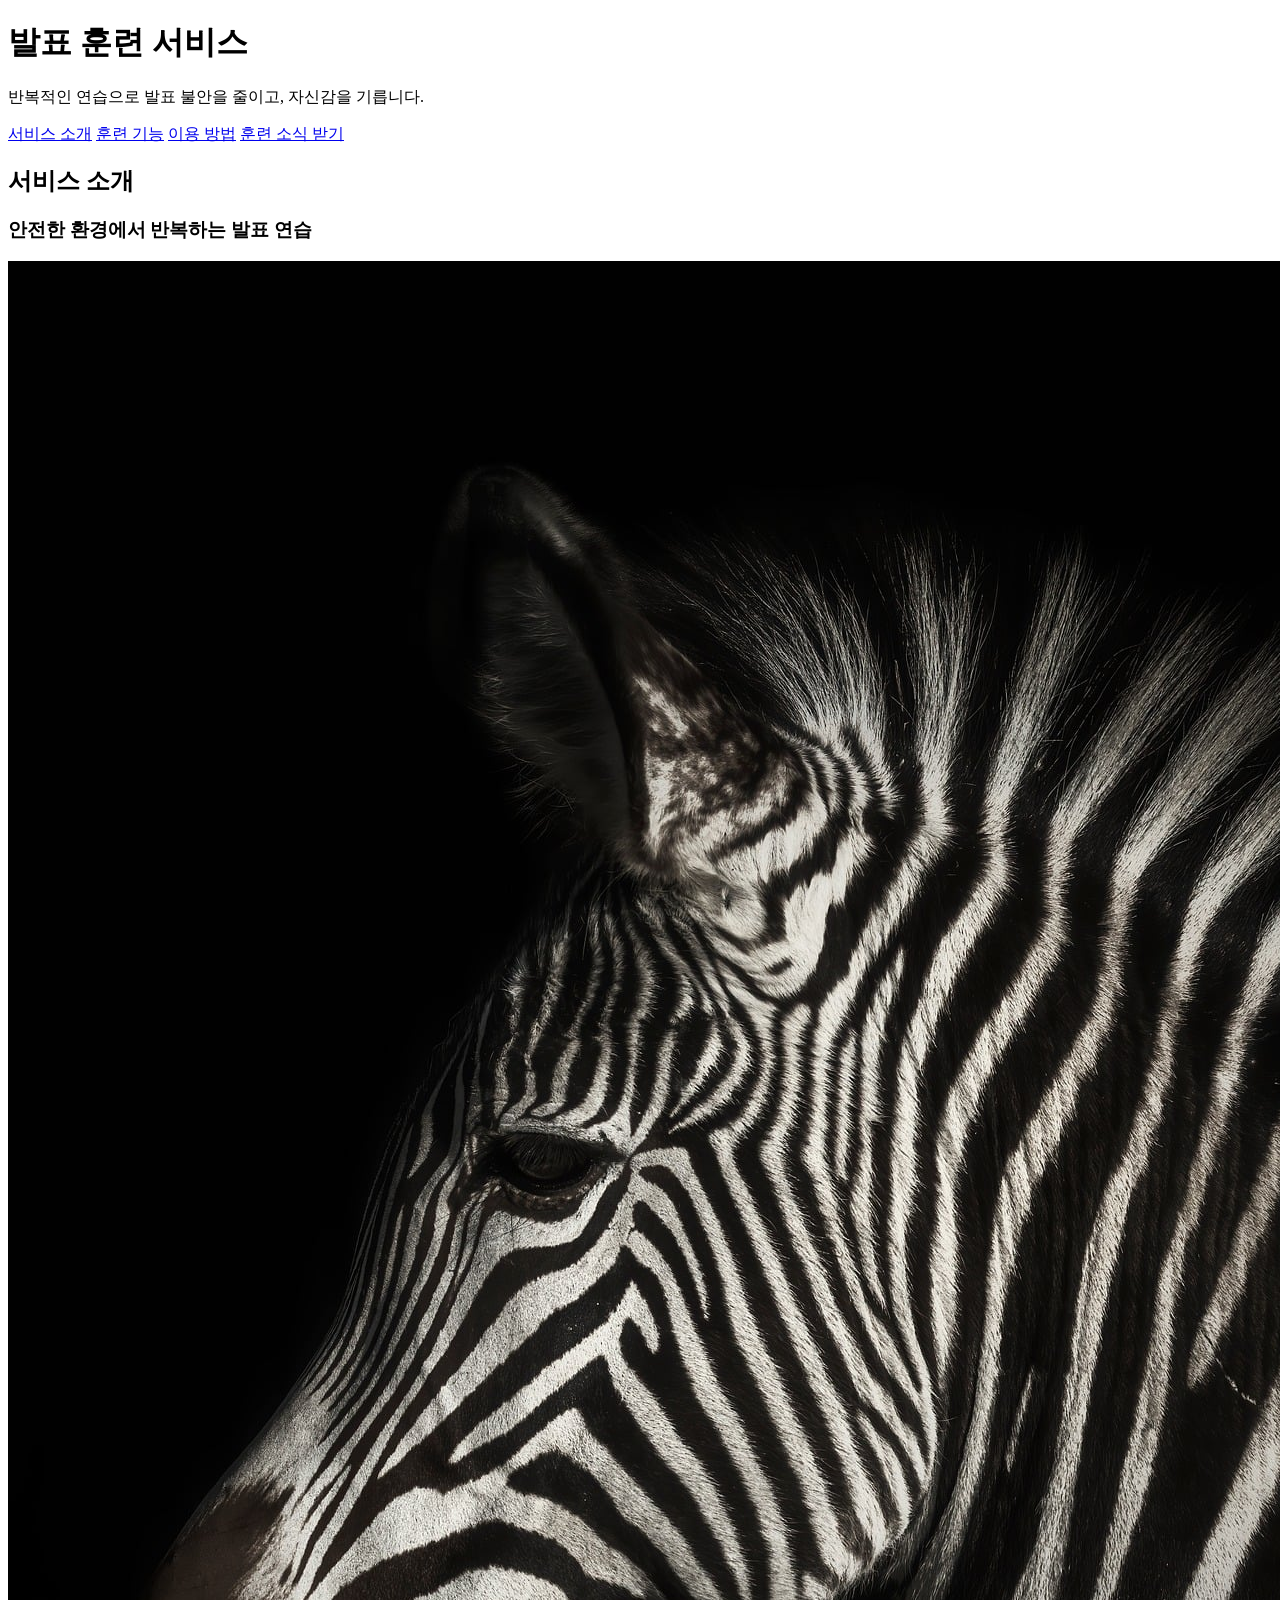
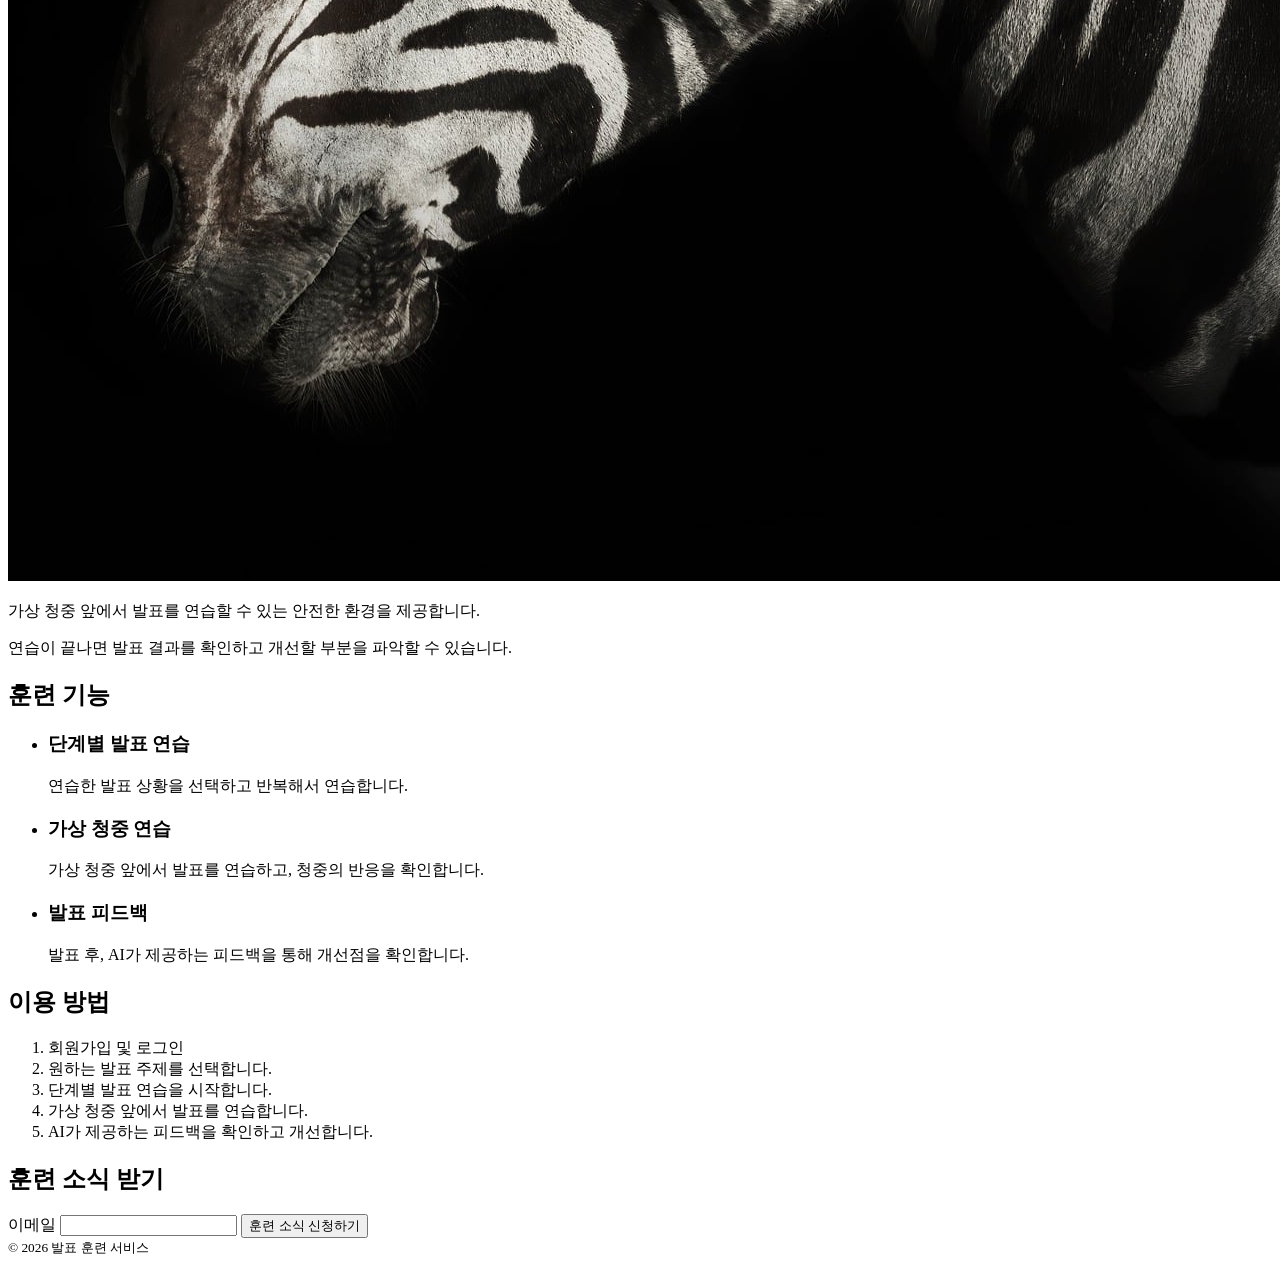
<file: week2/index.html>
<!DOCTYPE html>
<html lang="ko">
<head>
    <meta charset="UTF-8">
    <title>Re:hear</title>
</head>
<body>
    <!--
    사용자: 발표 불안이 있는 사람
    목적: 발표 불안을 낮추고 자신감 얻기
    핵심 활동: 발표 세션 설정하기
    정보 순서: 소개->기능->방법->세션 설정
    -->
    <header>
        <h1>발표 훈련 서비스</h1>
        <p>반복적인 연습으로 발표 불안을 줄이고, 자신감을 기릅니다.</p>

        <nav aria-label="주요 메뉴">
            <a href="#about">서비스 소개</a>
            <a href="#features">훈련 기능</a>
            <a href="#steps">이용 방법</a>
            <a href="#subscribe">훈련 소식 받기</a>
        </nav>
    </header>


    <main>
        <section id="about">
            <h2>서비스 소개</h2>
            <h3>안전한 환경에서 반복하는 발표 연습</h3>

            <img src="assets/images/service.png" alt="가상 청중 앞에서 발표를 연습하는 사용자">

            <p>가상 청중 앞에서 발표를 연습할 수 있는 안전한 환경을 제공합니다.</p>
            <p>연습이 끝나면 발표 결과를 확인하고 개선할 부분을 파악할 수 있습니다.</p>
        </section>
        <section id="features">
            <h2>훈련 기능</h2>
            <ul>
                <li>
                    <h3>단계별 발표 연습</h3>
                    <p>연습한 발표 상황을 선택하고 반복해서 연습합니다.</p>
                </li>
                <li>
                    <h3>가상 청중 연습</h3>
                    <p>가상 청중 앞에서 발표를 연습하고, 청중의 반응을 확인합니다.</p>
                </li>
                <li>
                    <h3>발표 피드백</h3>
                    <p>발표 후, AI가 제공하는 피드백을 통해 개선점을 확인합니다.</p>
                </li>
            </ul>
        </section>
        <section id="steps">
            <h2>이용 방법</h2>
            <ol>
                <li>회원가입 및 로그인</li>
                <li>원하는 발표 주제를 선택합니다.</li>
                <li>단계별 발표 연습을 시작합니다.</li>
                <li>가상 청중 앞에서 발표를 연습합니다.</li>
                <li>AI가 제공하는 피드백을 확인하고 개선합니다.</li>
            </ol>
        </section>
        <section id="subscribe">
            <h2>훈련 소식 받기</h2>
            <form>
                <label for="email">이메일</label>
                <input type="email" id="email" name="email">
                <button type="submit">훈련 소식 신청하기</button>
            </form>
        </section>
    </main>

    <footer>
        <small>© 2026 발표 훈련 서비스</small>
    </footer>



</body>
</html>
</file>
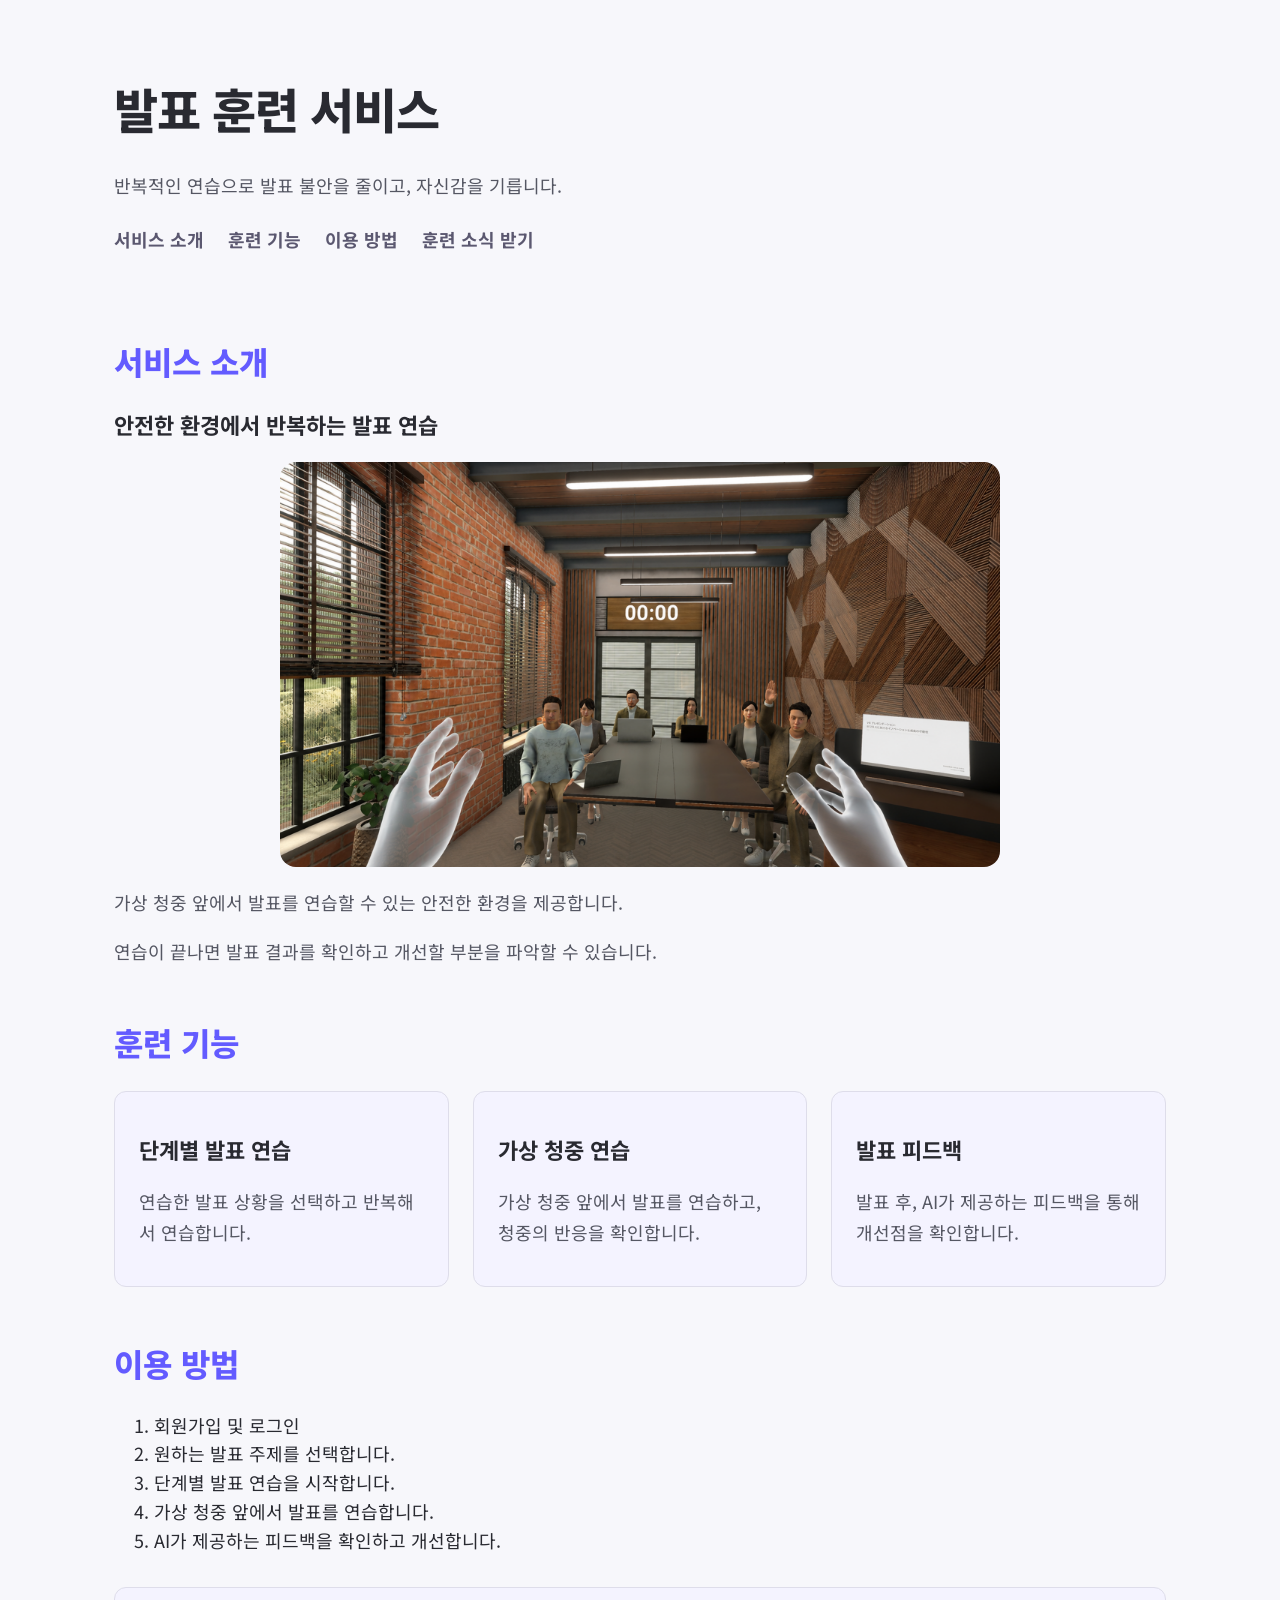
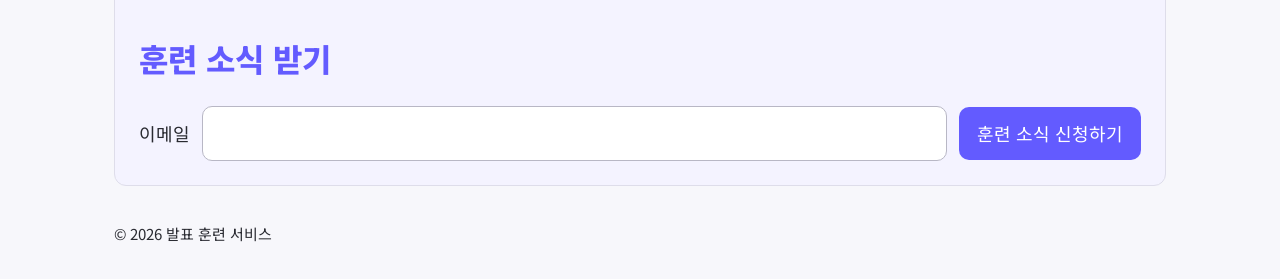
<file: week3/index.html>
<!DOCTYPE html>
<html lang="ko">

<head>
    <meta charset="UTF-8">
    <title>Re:hear</title>

    <link rel="preconnect" href="https://fonts.googleapis.com">
    <link rel="preconnect" href="https://fonts.gstatic.com" crossorigin>
    <link href="https://fonts.googleapis.com/css2?family=Noto+Sans+KR:wght@100..900&display=swap" rel="stylesheet">
    <link rel="stylesheet" href="style.css">
</head>

<body>
    <!-- 
      사용자: 발표 불안이 있는 사람 
      목적: 발표 불안을 낮추고 자신감 얻기 
      핵심 행동: 발표 세션 설정하기 
      정보 순서: 소개→기능→방법→세션 설정 
      -->

    <header>
        <h1>발표 훈련 서비스</h1>
        <p>반복적인 연습으로 발표 불안을 줄이고, 자신감을 기릅니다.</p>

        <nav aria-label="주요 메뉴">
            <a href="#about">서비스 소개</a>
            <a href="#features">훈련 기능</a>
            <a href="#steps">이용 방법</a>
            <a href="#subscribe">훈련 소식 받기</a>
        </nav>
    </header>

    <main>
        <section id="about">
            <h2>서비스 소개</h2>
            <h3>안전한 환경에서 반복하는 발표 연습</h3>

            <img src="assets/images/service.png" alt="가상 청중 앞에서 발표를 연습하는 사용자">

            <p> 가상 청중 앞에서 발표를 연습할 수 있는 안전한 환경을 제공합니다.</p>
            <p> 연습이 끝나면 발표 결과를 확인하고 개선할 부분을 파악할 수 있습니다.</p>
        </section>

        <section id="features">
            <h2>훈련 기능</h2>
            <ul class="features-list">
                <li class="feature-card">
                    <h3>단계별 발표 연습</h3>
                    <p> 연습한 발표 상황을 선택하고 반복해서 연습합니다.</p>
                </li>

                <li class="feature-card">
                    <h3>가상 청중 연습</h3>
                    <p>가상 청중 앞에서 발표를 연습하고, 청중의 반응을 확인합니다.</p>
                </li>

                <li class="feature-card">
                    <h3>발표 피드백</h3>
                    <p>발표 후, AI가 제공하는 피드백을 통해 개선점을 확인합니다.</p>
                </li>
            </ul>
        </section>

        <section id="steps">
            <h2> 이용 방법 </h2>
            <ol>
                <li>회원가입 및 로그인</li>
                <li>원하는 발표 주제를 선택합니다.</li>
                <li>단계별 발표 연습을 시작합니다.</li>
                <li>가상 청중 앞에서 발표를 연습합니다.</li>
                <li>AI가 제공하는 피드백을 확인하고 개선합니다.</li>
            </ol>
        </section>

        <section id="subscribe" class="subscribe-card">
            <h2> 훈련 소식 받기</h2>
            <form>
                <label for="email">이메일</label>
                <input type="email" id="email" name="email">
                <button type="submit">훈련 소식 신청하기</button>
            </form>
        </section>
    </main>

    <footer>
        <small>© 2026 발표 훈련 서비스</small>
    </footer>




</body>

</html>
</file>
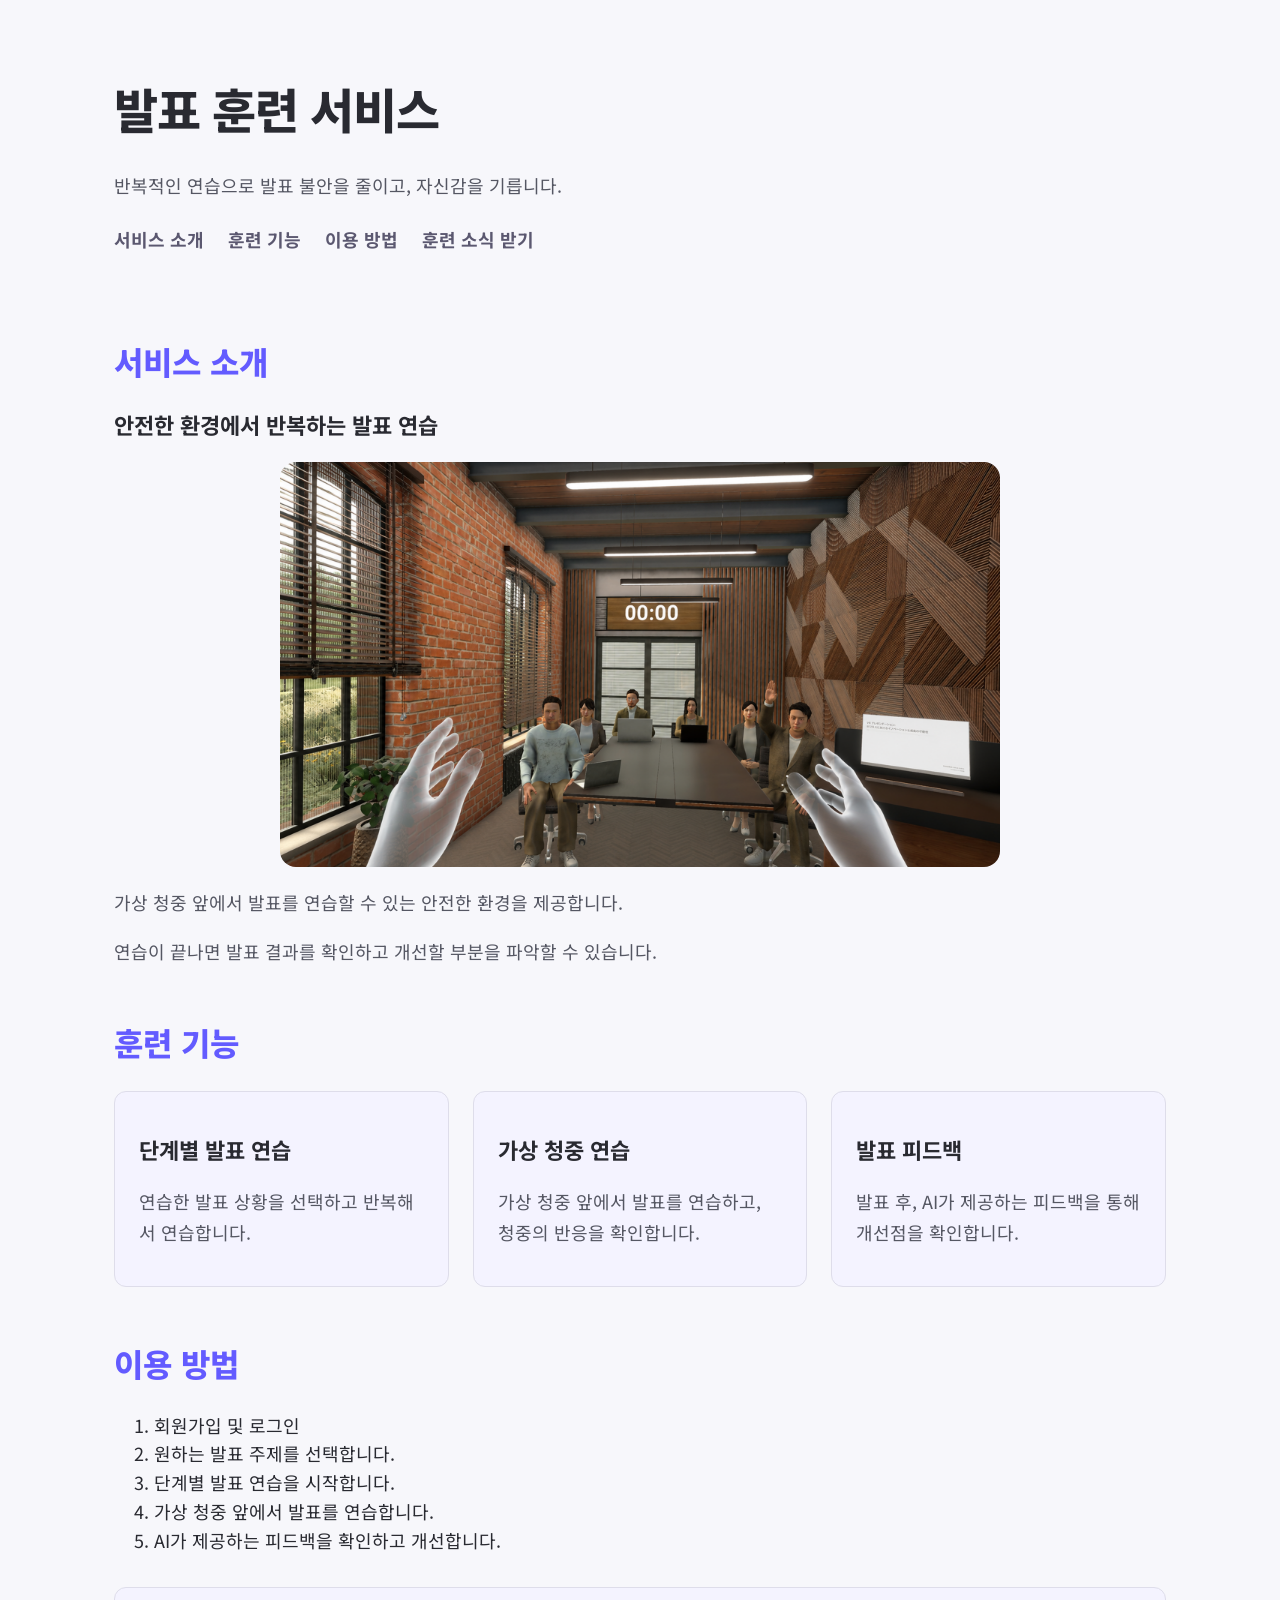
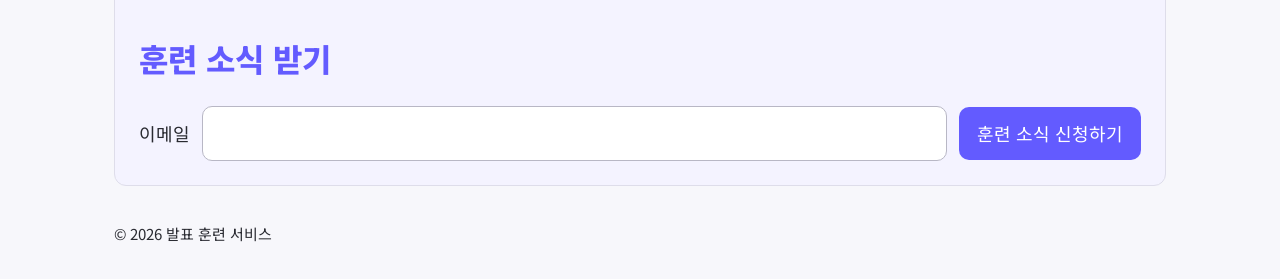
<file: week4/index.html>
<!DOCTYPE html>
<html lang="ko">

<head>
    <meta charset="UTF-8">
    <meta name="viewport" content="width=device-width, initial-scale=1.0">
    <title>Re:hear</title>

    <link rel="preconnect" href="https://fonts.googleapis.com">
    <link rel="preconnect" href="https://fonts.gstatic.com" crossorigin>
    <link href="https://fonts.googleapis.com/css2?family=Noto+Sans+KR:wght@100..900&display=swap" rel="stylesheet">
    <link rel="stylesheet" href="style.css">
</head>

<body>
    <!-- 
      사용자: 발표 불안이 있는 사람 
      목적: 발표 불안을 낮추고 자신감 얻기 
      핵심 행동: 발표 세션 설정하기 
      정보 순서: 소개→기능→방법→세션 설정 
      -->

    <header>
        <h1>발표 훈련 서비스</h1>
        <p>반복적인 연습으로 발표 불안을 줄이고, 자신감을 기릅니다.</p>

        <nav aria-label="주요 메뉴">
            <a href="#about">서비스 소개</a>
            <a href="#features">훈련 기능</a>
            <a href="#steps">이용 방법</a>
            <a href="#subscribe">훈련 소식 받기</a>
        </nav>
    </header>

    <main>
        <section id="about">
            <h2>서비스 소개</h2>
            <h3>안전한 환경에서 반복하는 발표 연습</h3>

            <img src="assets/images/service.png" alt="가상 청중 앞에서 발표를 연습하는 사용자">

            <p> 가상 청중 앞에서 발표를 연습할 수 있는 안전한 환경을 제공합니다.</p>
            <p> 연습이 끝나면 발표 결과를 확인하고 개선할 부분을 파악할 수 있습니다.</p>
        </section>

        <section id="features">
            <h2>훈련 기능</h2>
            <ul class="features-list">
                <li class="feature-card">
                    <h3>단계별 발표 연습</h3>
                    <p> 연습한 발표 상황을 선택하고 반복해서 연습합니다.</p>
                </li>

                <li class="feature-card">
                    <h3>가상 청중 연습</h3>
                    <p>가상 청중 앞에서 발표를 연습하고, 청중의 반응을 확인합니다.</p>
                </li>

                <li class="feature-card">
                    <h3>발표 피드백</h3>
                    <p>발표 후, AI가 제공하는 피드백을 통해 개선점을 확인합니다.</p>
                </li>
            </ul>
        </section>

        <section id="steps">
            <h2> 이용 방법 </h2>
            <ol>
                <li>회원가입 및 로그인</li>
                <li>원하는 발표 주제를 선택합니다.</li>
                <li>단계별 발표 연습을 시작합니다.</li>
                <li>가상 청중 앞에서 발표를 연습합니다.</li>
                <li>AI가 제공하는 피드백을 확인하고 개선합니다.</li>
            </ol>
        </section>

        <section id="subscribe" class="subscribe-card">
            <h2> 훈련 소식 받기</h2>
            <form>
                <label for="email">이메일</label>
                <input type="email" id="email" name="email">
                <button type="submit">훈련 소식 신청하기</button>
            </form>
        </section>
    </main>

    <footer>
        <small>© 2026 발표 훈련 서비스</small>
    </footer>




</body>

</html>
</file>
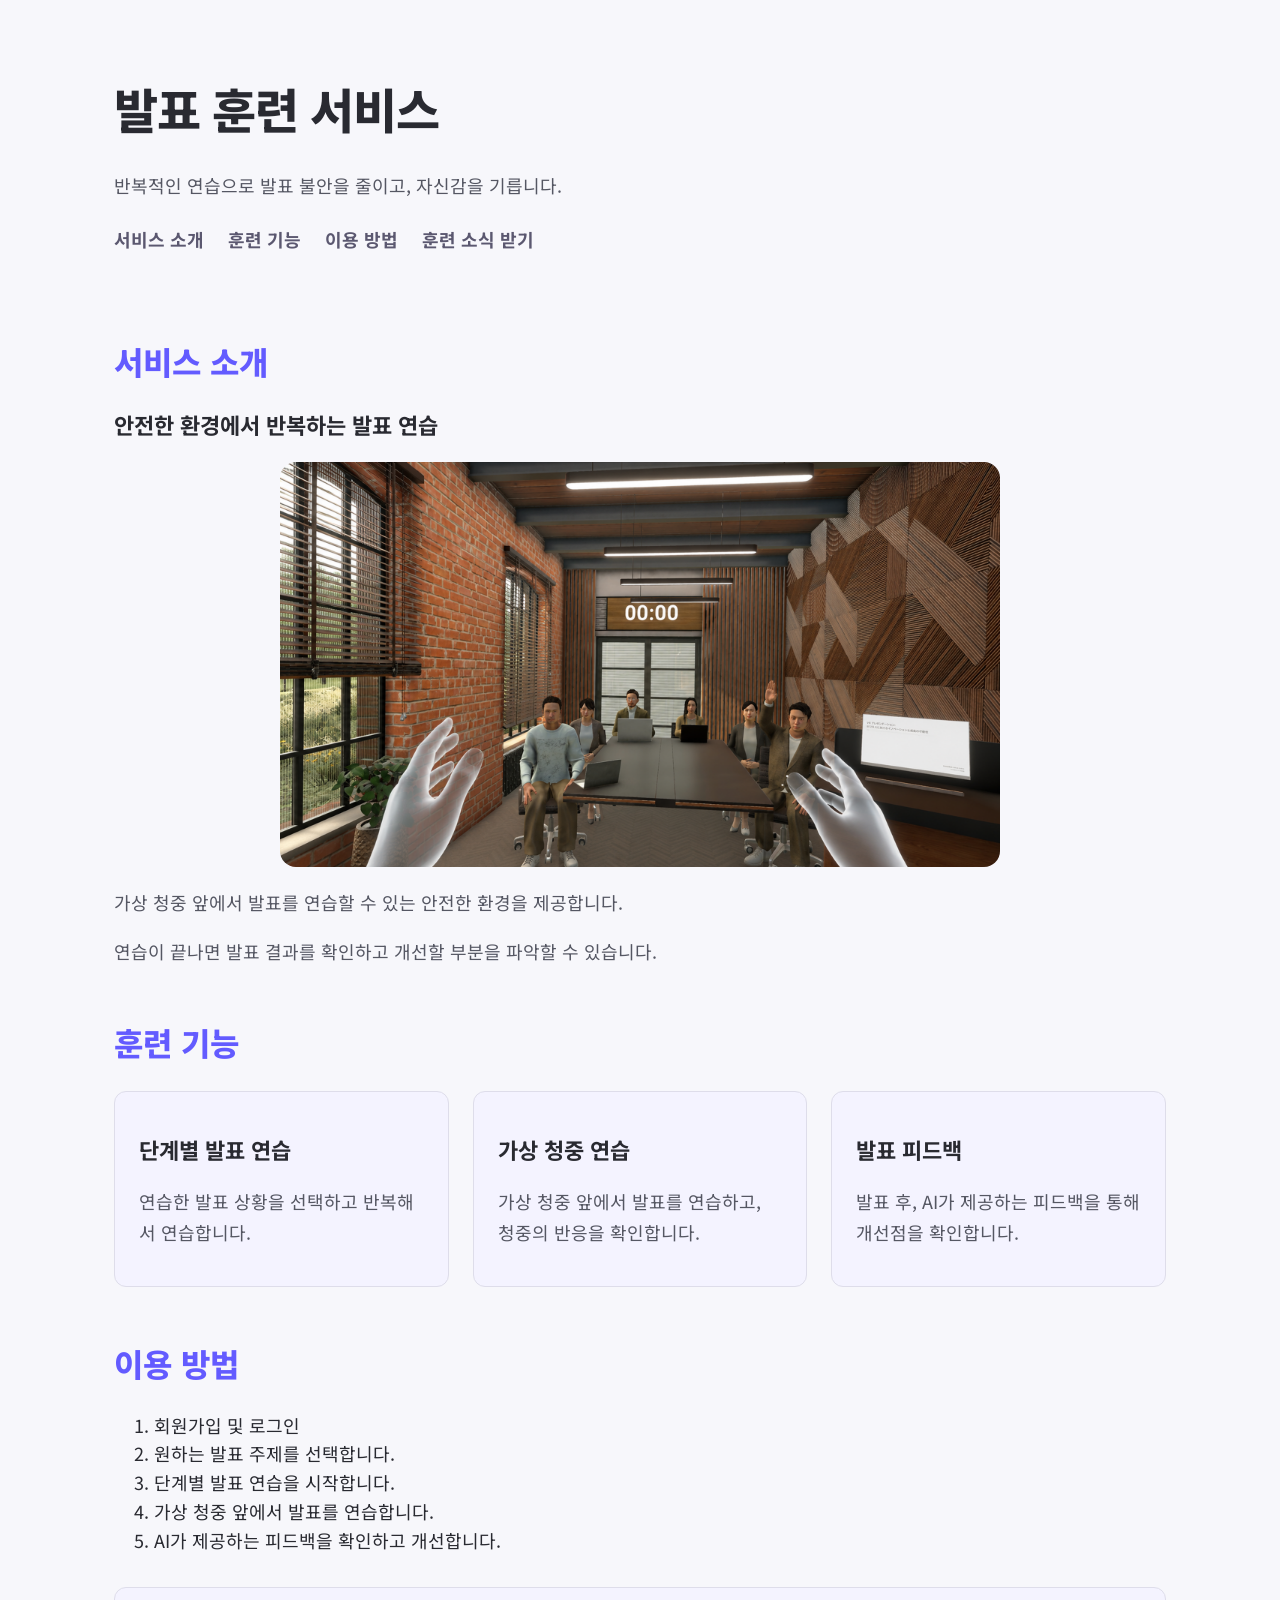
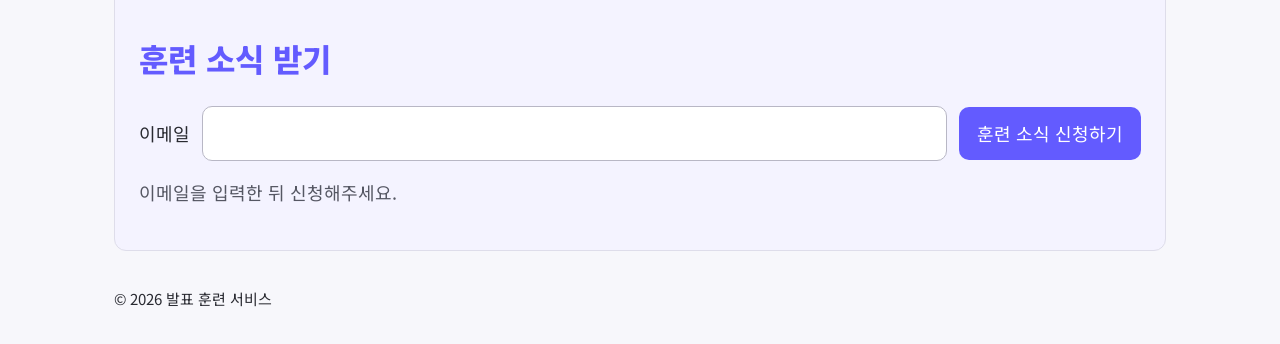
<file: week5/index.html>
<!DOCTYPE html>
<html lang="ko">

<head>
    <meta charset="UTF-8">
    <meta name="viewport" content="width=device-width, initial-scale=1.0">
    <title>Re:hear</title>

    <link rel="preconnect" href="https://fonts.googleapis.com">
    <link rel="preconnect" href="https://fonts.gstatic.com" crossorigin>
    <link href="https://fonts.googleapis.com/css2?family=Noto+Sans+KR:wght@100..900&display=swap" rel="stylesheet">
    <link rel="stylesheet" href="style.css">
</head>

<body>
    <!-- 
      사용자: 발표 불안이 있는 사람 
      목적: 발표 불안을 낮추고 자신감 얻기 
      핵심 행동: 발표 세션 설정하기 
      정보 순서: 소개→기능→방법→세션 설정 
      -->

    <header>
        <h1>발표 훈련 서비스</h1>
        <p>반복적인 연습으로 발표 불안을 줄이고, 자신감을 기릅니다.</p>

        <nav aria-label="주요 메뉴">
            <a href="#about">서비스 소개</a>
            <a href="#features">훈련 기능</a>
            <a href="#steps">이용 방법</a>
            <a href="#subscribe">훈련 소식 받기</a>
        </nav>
    </header>

    <main>
        <section id="about">
            <h2>서비스 소개</h2>
            <h3>안전한 환경에서 반복하는 발표 연습</h3>

            <img src="assets/images/service.png" alt="가상 청중 앞에서 발표를 연습하는 사용자">

            <p> 가상 청중 앞에서 발표를 연습할 수 있는 안전한 환경을 제공합니다.</p>
            <p> 연습이 끝나면 발표 결과를 확인하고 개선할 부분을 파악할 수 있습니다.</p>
        </section>

        <section id="features">
            <h2>훈련 기능</h2>
            <ul class="features-list">
                <li class="feature-card">
                    <h3>단계별 발표 연습</h3>
                    <p> 연습한 발표 상황을 선택하고 반복해서 연습합니다.</p>
                </li>

                <li class="feature-card">
                    <h3>가상 청중 연습</h3>
                    <p>가상 청중 앞에서 발표를 연습하고, 청중의 반응을 확인합니다.</p>
                </li>

                <li class="feature-card">
                    <h3>발표 피드백</h3>
                    <p>발표 후, AI가 제공하는 피드백을 통해 개선점을 확인합니다.</p>
                </li>
            </ul>
        </section>

        <section id="steps">
            <h2> 이용 방법 </h2>
            <ol>
                <li>회원가입 및 로그인</li>
                <li>원하는 발표 주제를 선택합니다.</li>
                <li>단계별 발표 연습을 시작합니다.</li>
                <li>가상 청중 앞에서 발표를 연습합니다.</li>
                <li>AI가 제공하는 피드백을 확인하고 개선합니다.</li>
            </ol>
        </section>

        <section id="subscribe" class="subscribe-card">
            <h2> 훈련 소식 받기</h2>
            <form id="subscribe-form">
                <label for="email">이메일</label>
                <input type="email" id="email" name="email">
                <button id="subscribeButton" type="submit">훈련 소식 신청하기</button>
            </form>

            <p id="subscribeMessage" aria-live="polite">
                이메일을 입력한 뒤 신청해주세요.
            </p>
            
        </section>
    </main>

    <footer>
        <small>© 2026 발표 훈련 서비스</small>
    </footer>

    <script src="script.js"></script>

</body>

</html>
</file>
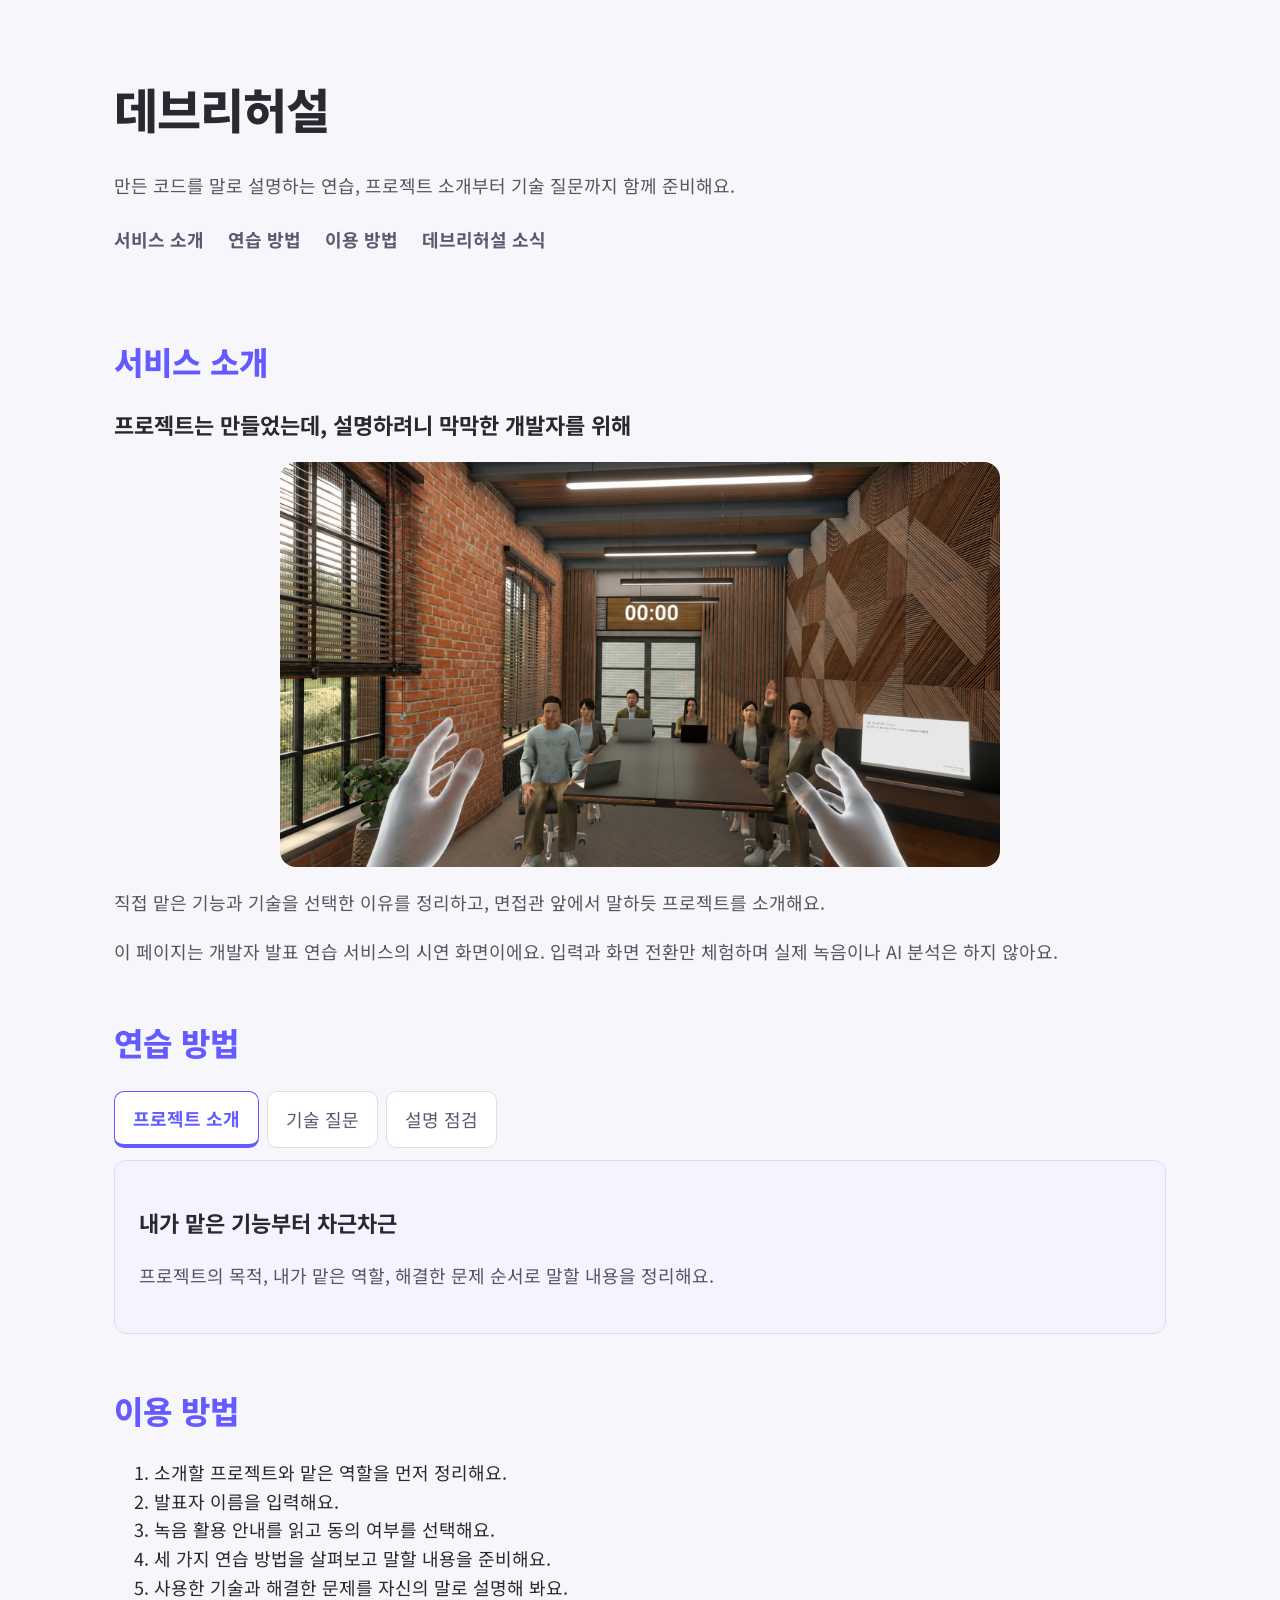
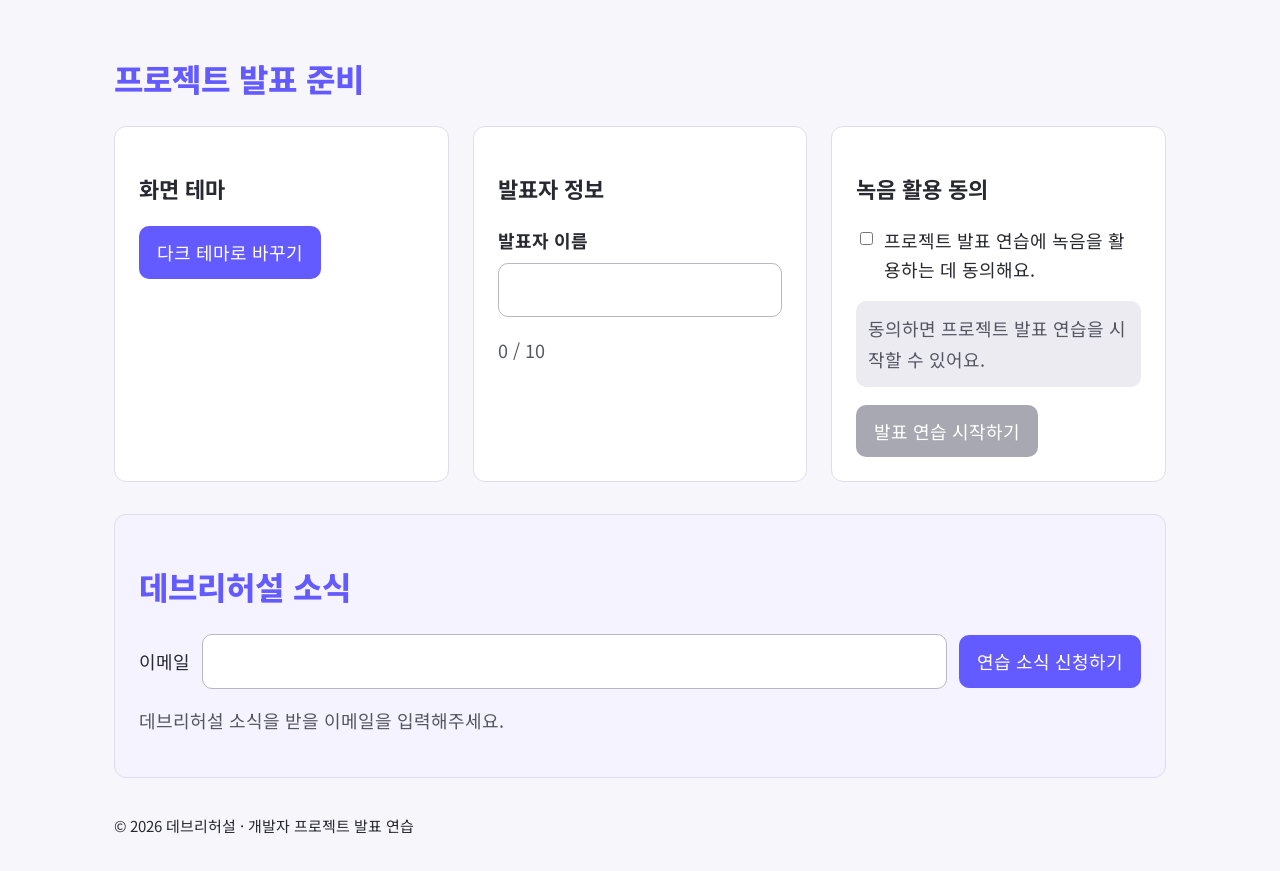
<file: week6/index.html>
<!DOCTYPE html>
<html lang="ko">

<head>
    <meta charset="UTF-8">
    <meta name="viewport" content="width=device-width, initial-scale=1.0">
    <title>데브리허설</title>

    <link rel="preconnect" href="https://fonts.googleapis.com">
    <link rel="preconnect" href="https://fonts.gstatic.com" crossorigin>
    <link href="https://fonts.googleapis.com/css2?family=Noto+Sans+KR:wght@100..900&display=swap" rel="stylesheet">
    <link rel="stylesheet" href="style.css">
</head>

<body>
    <!-- 
      사용자: 프로젝트 발표와 기술 면접을 준비하는 개발자 
      목적: 맡은 역할과 기술 선택 이유를 자신의 말로 설명하기 
      핵심 행동: 프로젝트 발표 시간과 기술 질문 수 설정하기 
      정보 순서: 소개→기능→방법→세션 설정 
      -->

    <header>
        <h1>데브리허설</h1>
        <p>만든 코드를 말로 설명하는 연습, 프로젝트 소개부터 기술 질문까지 함께 준비해요.</p>

        <nav aria-label="주요 메뉴">
            <a href="#about">서비스 소개</a>
            <a href="#features">연습 방법</a>
            <a href="#steps">이용 방법</a>
            <a href="#subscribe">데브리허설 소식</a>
        </nav>
    </header>

    <main>
        <section id="about">
            <h2>서비스 소개</h2>
            <h3>프로젝트는 만들었는데, 설명하려니 막막한 개발자를 위해</h3>

            <img src="assets/images/service.png" alt="가상 청중 앞에서 프로젝트 발표를 연습하는 모습">

            <p> 직접 맡은 기능과 기술을 선택한 이유를 정리하고, 면접관 앞에서 말하듯 프로젝트를 소개해요.</p>
            <p> 이 페이지는 개발자 발표 연습 서비스의 시연 화면이에요. 입력과 화면 전환만 체험하며 실제 녹음이나 AI 분석은 하지 않아요.</p>
        </section>

        <section id="features">
            <h2>연습 방법</h2>

            <div class="tabs" role="tablist" aria-label="기능 선택">
                <button 
                    id="tab-practice" 
                    class="tab is-active" 
                    type="button"
                    role="tab" 
                    aria-selected="true" 
                    aria-controls="feature-practice"
                    data-target="#feature-practice">
                    프로젝트 소개
                </button>

                <button
                    id="tab-audience"
                    class="tab"
                    type="button"
                    role="tab"
                    aria-selected="false"
                    aria-controls="feature-audience"
                    data-target="#feature-audience">
                    기술 질문
                </button>

                <button
                    id="tab-feedback"
                    class="tab"
                    type="button"
                    role="tab"
                    aria-selected="false"
                    aria-controls="feature-feedback"
                    data-target="#feature-feedback">
                    설명 점검
                </button>
            </div>

            <div    
                id="feature-practice"
                class="panel is-active"
                role="tabpanel"
                aria-labelledby="tab-practice">
                <h3>내가 맡은 기능부터 차근차근</h3>
                <p>프로젝트의 목적, 내가 맡은 역할, 해결한 문제 순서로 말할 내용을 정리해요.</p>
            </div>

            <div
                id="feature-audience"
                class="panel"
                role="tabpanel"
                aria-labelledby="tab-audience"
                hidden>
                <h3>왜 이 기술을 골랐나요?</h3>
                <p>사용한 기술을 고른 이유와 구현 중 막혔던 점을 예상 질문으로 준비해요.</p>
            </div>

            <div
                id="feature-feedback"
                class="panel"
                role="tabpanel"
                aria-labelledby="tab-feedback"
                hidden>
                <h3>경험이 드러나는 설명인지 점검해요</h3>
                <p>기술 이름만 나열하지 않았는지, 내가 한 선택과 그 결과를 설명했는지 돌아봐요.</p>
            </div>
        </section>

        <section id="steps">
            <h2> 이용 방법 </h2>
            <ol>
                <li>소개할 프로젝트와 맡은 역할을 먼저 정리해요.</li>
                <li>발표자 이름을 입력해요.</li>
                <li>녹음 활용 안내를 읽고 동의 여부를 선택해요.</li>
                <li>세 가지 연습 방법을 살펴보고 말할 내용을 준비해요.</li>
                <li>사용한 기술과 해결한 문제를 자신의 말로 설명해 봐요.</li>
            </ol>
        </section>

        <section id="event-practice">
            <h2>프로젝트 발표 준비</h2>

            <div class="event-grid">
                <article class="event-card">
                    <h3>화면 테마</h3>
                    <button id="themeButton" type="button">다크 테마로 바꾸기</button>
                </article>

                <article class="event-card">
                    <h3>발표자 정보</h3>
                    <label for="nickname">발표자 이름</label>
                    <input type="text" id="nickname" maxlength="10">
                    <p id="nicknameCount" aria-live="polite">0 / 10</p>
                </article>

                <article class="event-card">
                    <h3>녹음 활용 동의</h3>
                    <label class="agree-row">
                        <input type="checkbox" id="agreeCheck">
                        프로젝트 발표 연습에 녹음을 활용하는 데 동의해요. 
                    </label>
                    <p id="agreeMessage" aria-live="polite">
                        동의하면 프로젝트 발표 연습을 시작할 수 있어요.
                    </p>
                    <button id="startButton" type="button" disabled>
                        발표 연습 시작하기
                    </button>
                </article>
            </div>
        </section>

        <section id="subscribe" class="subscribe-card">
            <h2> 데브리허설 소식</h2>
            <form id="subscribe-form">
                <label for="email">이메일</label>
                <input type="email" id="email" name="email">
                <button id="subscribeButton" type="submit">연습 소식 신청하기</button>
            </form>

            <p id="subscribeMessage" aria-live="polite">
                데브리허설 소식을 받을 이메일을 입력해주세요.
            </p>
            
        </section>
    </main>

    <footer>
        <small>© 2026 데브리허설 · 개발자 프로젝트 발표 연습</small>
    </footer>

    <script src="script.js"></script>

</body>

</html>
</file>
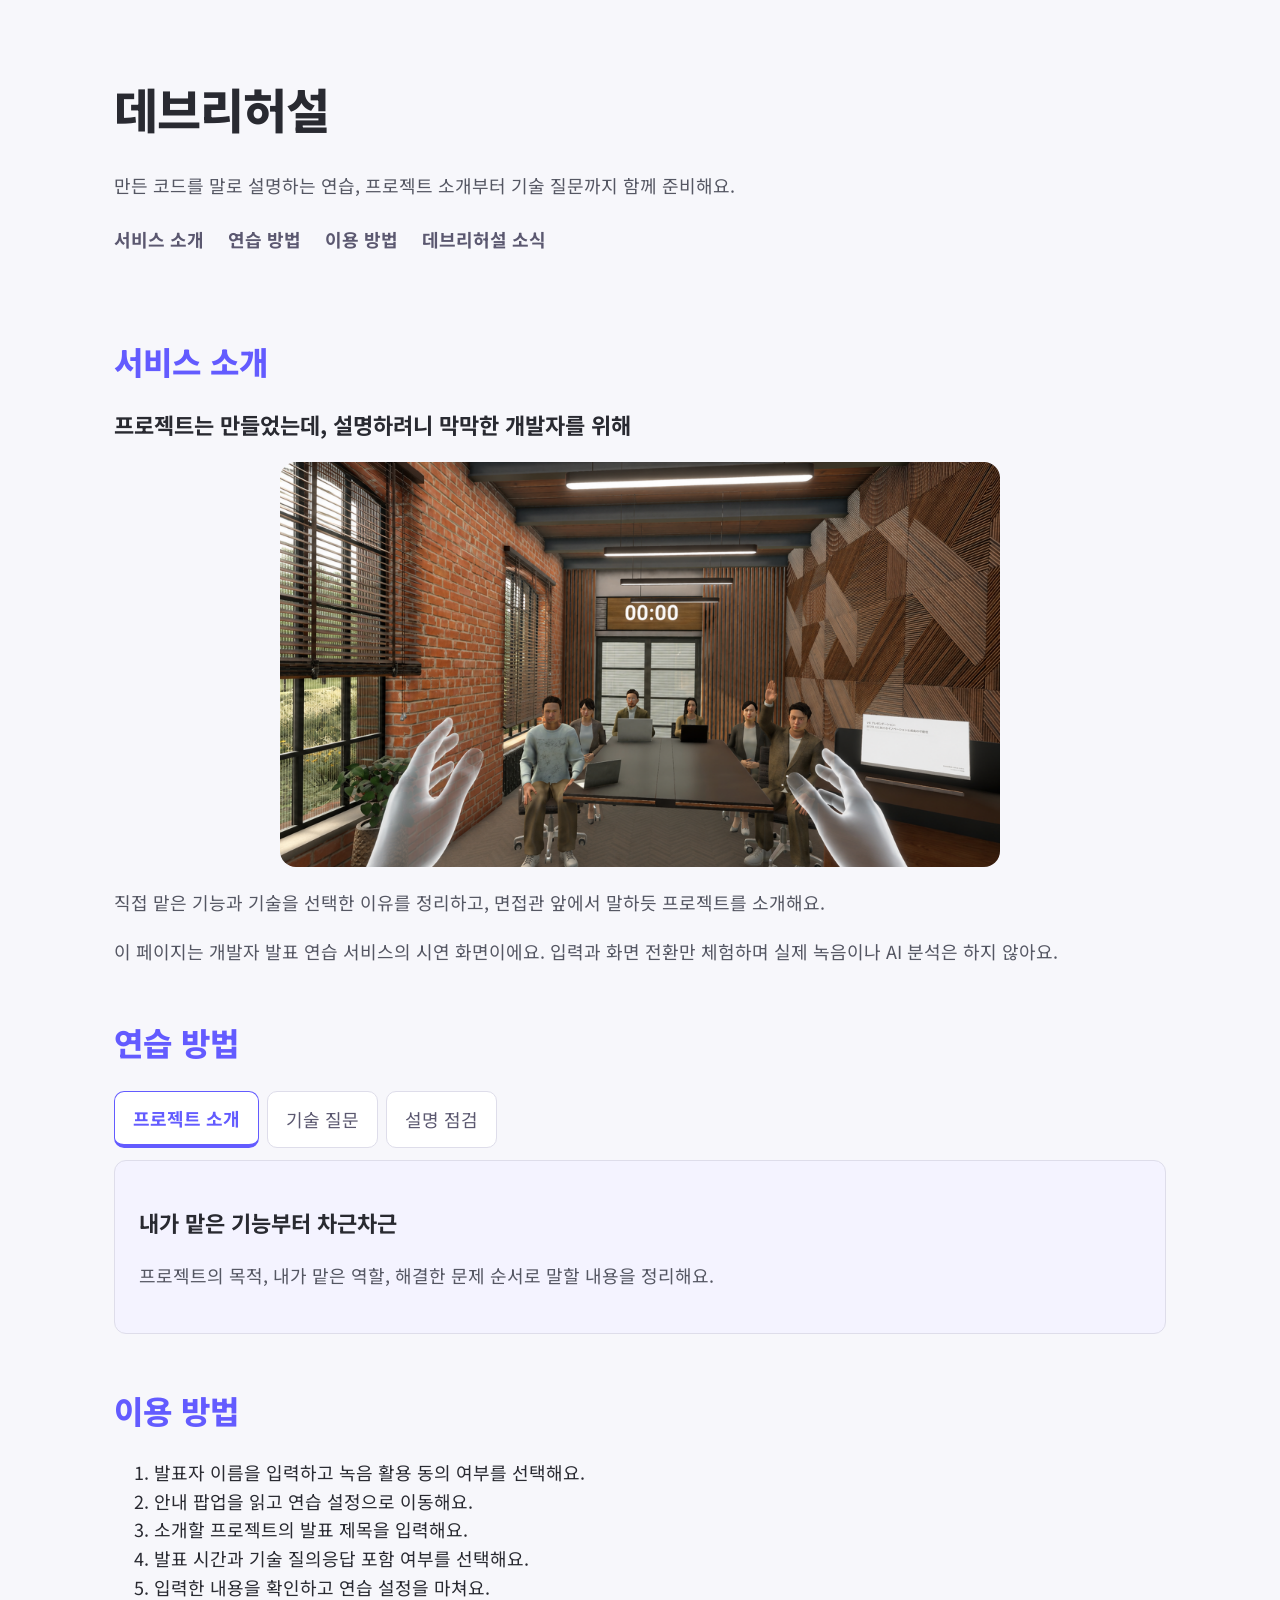
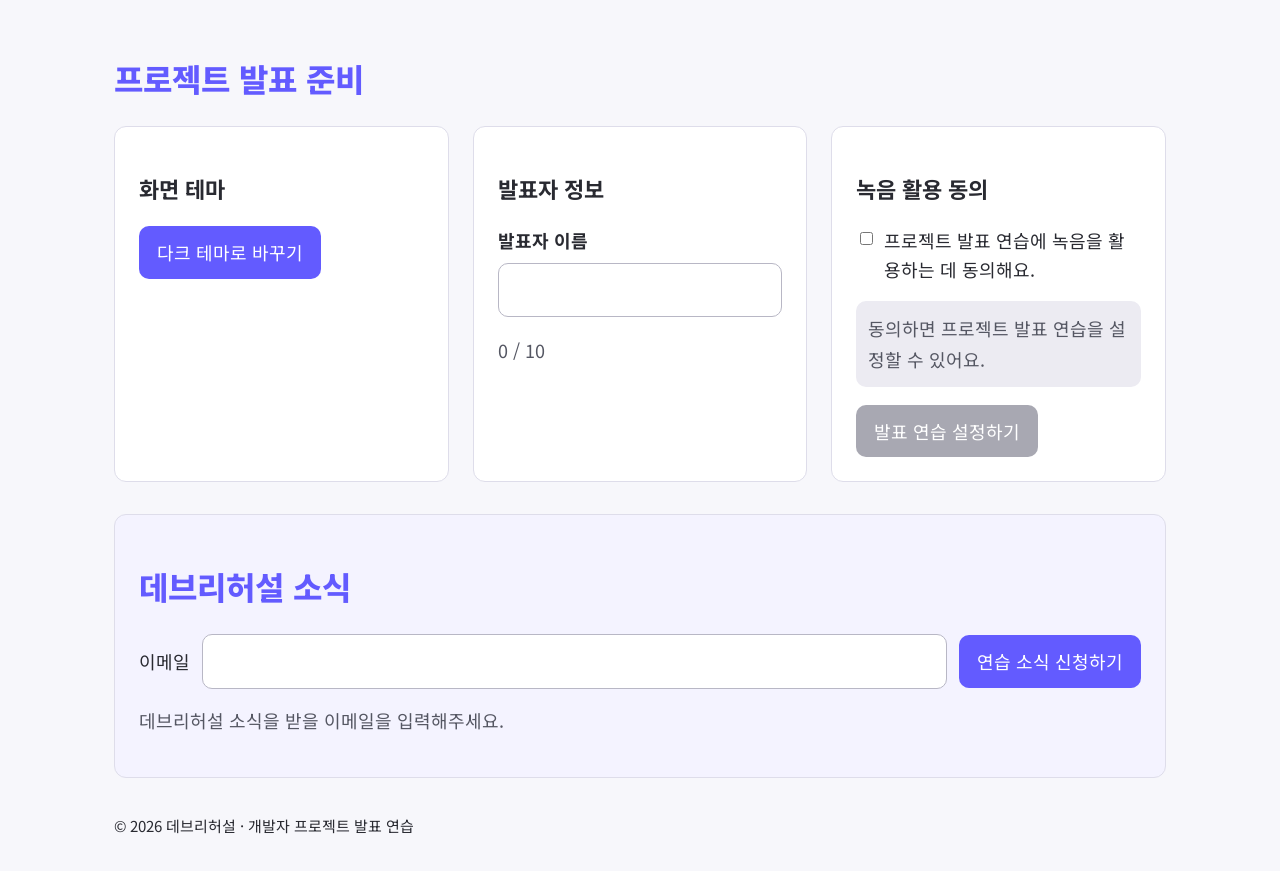
<file: week7/index.html>
<!DOCTYPE html>
<html lang="ko">

<head>
    <meta charset="UTF-8">
    <meta name="viewport" content="width=device-width, initial-scale=1.0">
    <title>데브리허설</title>

    <link rel="preconnect" href="https://fonts.googleapis.com">
    <link rel="preconnect" href="https://fonts.gstatic.com" crossorigin>
    <link href="https://fonts.googleapis.com/css2?family=Noto+Sans+KR:wght@100..900&display=swap" rel="stylesheet">
    <link rel="stylesheet" href="style.css">
</head>

<body>
    <!-- 
      사용자: 프로젝트 발표와 기술 면접을 준비하는 개발자 
      목적: 맡은 역할과 기술 선택 이유를 자신의 말로 설명하기 
      핵심 행동: 프로젝트 발표 시간과 기술 질문 수 설정하기 
      정보 순서: 소개→기능→방법→세션 설정 
      -->

    <header>
        <h1>데브리허설</h1>
        <p>만든 코드를 말로 설명하는 연습, 프로젝트 소개부터 기술 질문까지 함께 준비해요.</p>

        <nav aria-label="주요 메뉴">
            <a href="#about">서비스 소개</a>
            <a href="#features">연습 방법</a>
            <a href="#steps">이용 방법</a>
            <a href="#subscribe">데브리허설 소식</a>
        </nav>
    </header>

    <main>
        <section id="about">
            <h2>서비스 소개</h2>
            <h3>프로젝트는 만들었는데, 설명하려니 막막한 개발자를 위해</h3>

            <img src="assets/images/service.png" alt="가상 청중 앞에서 프로젝트 발표를 연습하는 모습">

            <p> 직접 맡은 기능과 기술을 선택한 이유를 정리하고, 면접관 앞에서 말하듯 프로젝트를 소개해요.</p>
            <p> 이 페이지는 개발자 발표 연습 서비스의 시연 화면이에요. 입력과 화면 전환만 체험하며 실제 녹음이나 AI 분석은 하지 않아요.</p>
        </section>

        <section id="features">
            <h2>연습 방법</h2>

            <div class="tabs" role="tablist" aria-label="기능 선택">
                <button 
                    id="tab-practice" 
                    class="tab is-active" 
                    type="button"
                    role="tab" 
                    aria-selected="true" 
                    aria-controls="feature-practice"
                    data-target="#feature-practice">
                    프로젝트 소개
                </button>

                <button
                    id="tab-audience"
                    class="tab"
                    type="button"
                    role="tab"
                    aria-selected="false"
                    aria-controls="feature-audience"
                    data-target="#feature-audience">
                    기술 질문
                </button>

                <button
                    id="tab-feedback"
                    class="tab"
                    type="button"
                    role="tab"
                    aria-selected="false"
                    aria-controls="feature-feedback"
                    data-target="#feature-feedback">
                    설명 점검
                </button>
            </div>

            <div    
                id="feature-practice"
                class="panel is-active"
                role="tabpanel"
                aria-labelledby="tab-practice">
                <h3>내가 맡은 기능부터 차근차근</h3>
                <p>프로젝트의 목적, 내가 맡은 역할, 해결한 문제 순서로 말할 내용을 정리해요.</p>
            </div>

            <div
                id="feature-audience"
                class="panel"
                role="tabpanel"
                aria-labelledby="tab-audience"
                hidden>
                <h3>왜 이 기술을 골랐나요?</h3>
                <p>사용한 기술을 고른 이유와 구현 중 막혔던 점을 예상 질문으로 준비해요.</p>
            </div>

            <div
                id="feature-feedback"
                class="panel"
                role="tabpanel"
                aria-labelledby="tab-feedback"
                hidden>
                <h3>경험이 드러나는 설명인지 점검해요</h3>
                <p>기술 이름만 나열하지 않았는지, 내가 한 선택과 그 결과를 설명했는지 돌아봐요.</p>
            </div>
        </section>

        <section id="steps">
            <h2> 이용 방법 </h2>
            <ol>
                <li>발표자 이름을 입력하고 녹음 활용 동의 여부를 선택해요.</li>
                <li>안내 팝업을 읽고 연습 설정으로 이동해요.</li>
                <li>소개할 프로젝트의 발표 제목을 입력해요.</li>
                <li>발표 시간과 기술 질의응답 포함 여부를 선택해요.</li>
                <li>입력한 내용을 확인하고 연습 설정을 마쳐요.</li>
            </ol>
        </section>

        <section id="event-practice">
            <h2>프로젝트 발표 준비</h2>

            <div class="event-grid">
                <article class="event-card">
                    <h3>화면 테마</h3>
                    <button id="themeButton" type="button">다크 테마로 바꾸기</button>
                </article>

                <article class="event-card">
                    <h3>발표자 정보</h3>
                    <label for="nickname">발표자 이름</label>
                    <input type="text" id="nickname" maxlength="10">
                    <p id="nicknameCount" aria-live="polite">0 / 10</p>
                </article>

                <article class="event-card">
                    <h3>녹음 활용 동의</h3>
                    <label class="agree-row">
                        <input type="checkbox" id="agreeCheck">
                        프로젝트 발표 연습에 녹음을 활용하는 데 동의해요. 
                    </label>
                    <p id="agreeMessage" aria-live="polite">
                        동의하면 프로젝트 발표 연습을 설정할 수 있어요.
                    </p>
                    <button id="startButton" type="button" disabled>
                        발표 연습 설정하기
                    </button>
                </article>
            </div>
        </section>
        
        <dialog id = "recording-dialog" aria-labelledby="recording-title" aria-describedby="recording-description">
            <h2 id="recording-title">녹음 활용 안내</h2>
            <p id="recording-description">프로젝트 발표 연습에 녹음을 활용하는 상황을 안내해요. 이 화면에서는 연습 조건만 설정하며 실제 녹음은 시작하지 않아요.</p>
            <div class = "dialog-actions">
                <button id ="recording-cancel" type="button">돌아가기</button>
                <button id ="recording-confirm" type="button">동의하고 설정 시작하기</button>
            </div>
        </dialog>

        <section id ="training-flow" class="training-flow" hidden>
            <h2>프로젝트 발표 연습 설정</h2>
            <p class="progress" aria-label="설정 진행 단계">
                <span class="progress__item">1 · 정보</span>
                <span class="progress__item">2 · 조건</span>
                <span class="progress__item">3 · 확인</span>
            </p>

            <section class="step" data-step="1" hidden>
                <h3>어떤 프로젝트를 소개할 건가요?</h3>
                <label for="presentation-title">프로젝트 발표 제목</label>
                <input id="presentation-title" type="text" placeholder="예: 로그인 기능에서 세션을 선택한 이유" aria-describedby="title-error">
                <p id="title-error" class="error-message" aria-live="polite"></p>
                <button id="title-next" type="button">연습 조건 선택하기</button>
            </section>

            <section class="step" data-step="2" hidden>
                <h3>발표 시간과 기술 질문 수를 골라주세요.</h3>
                <label for="duration-range">발표 시간</label>
                <input id="duration-range" type="range" min="0" max="2" step="1" value="1">
                <output id="duration-value" for="duration-range">5분</output>
                <label><input type="checkbox" id="qna-option">기술 질의응답 포함</label>
                <fieldset id="qna-options" hidden>
                    <legend>질문 수</legend>
                    <label><input type ="radio" name ="qna-count" value="1">1개</label>
                    <label><input type="radio" name="qna-count" value="2" checked>2개</label>
                    <label><input type="radio" name="qna-count" value="3">3개</label>
                </fieldset>
                <div class="step-actions">
                    <button id="option-prev" type="button">이전</button>
                    <button id="option-next" type="button">내용 확인하기</button>
                </div>
            </section>

            <section class="step" data-step="3" hidden>
                <h3>프로젝트 발표 계획을 확인해주세요.</h3>
                <div class="summary-list">
                    <div><span>프로젝트 발표 제목</span><strong id="summary-title"></strong></div>
                    <div><span>발표 시간</span><strong id="summary-duration"></strong></div>
                    <div><span>기술 질의응답</span><strong id="summary-qna"></strong></div>
                </div>
                <div class="step-actions">
                    <button id="summary-prev" type="button">수정하기</button>
                    <button id="finish-button" type="button">설정 완료하기</button>
                </div>
            </section>

            <section class="step complete-step" data-step="4" hidden>
                <h3>프로젝트 발표 연습 준비가 끝났어요.</h3>
                <p>위 설정으로 프로젝트를 소개하는 연습을 해보세요. 이 시연에서는 실제 녹음이나 질문 생성은 하지 않아요.</p>
                <button id="restart-button" type="button">다시 설정하기</button>
            </section>
        </section>

        <section id="subscribe" class="subscribe-card">
            <h2> 데브리허설 소식</h2>
            <form id="subscribe-form">
                <label for="email">이메일</label>
                <input type="email" id="email" name="email">
                <button id="subscribeButton" type="submit">연습 소식 신청하기</button>
            </form>

            <p id="subscribeMessage" aria-live="polite">
                데브리허설 소식을 받을 이메일을 입력해주세요.
            </p>
            
        </section>
    </main>

    <footer>
        <small>© 2026 데브리허설 · 개발자 프로젝트 발표 연습</small>
    </footer>

    <script src="script.js"></script>

</body>

</html>
</file>
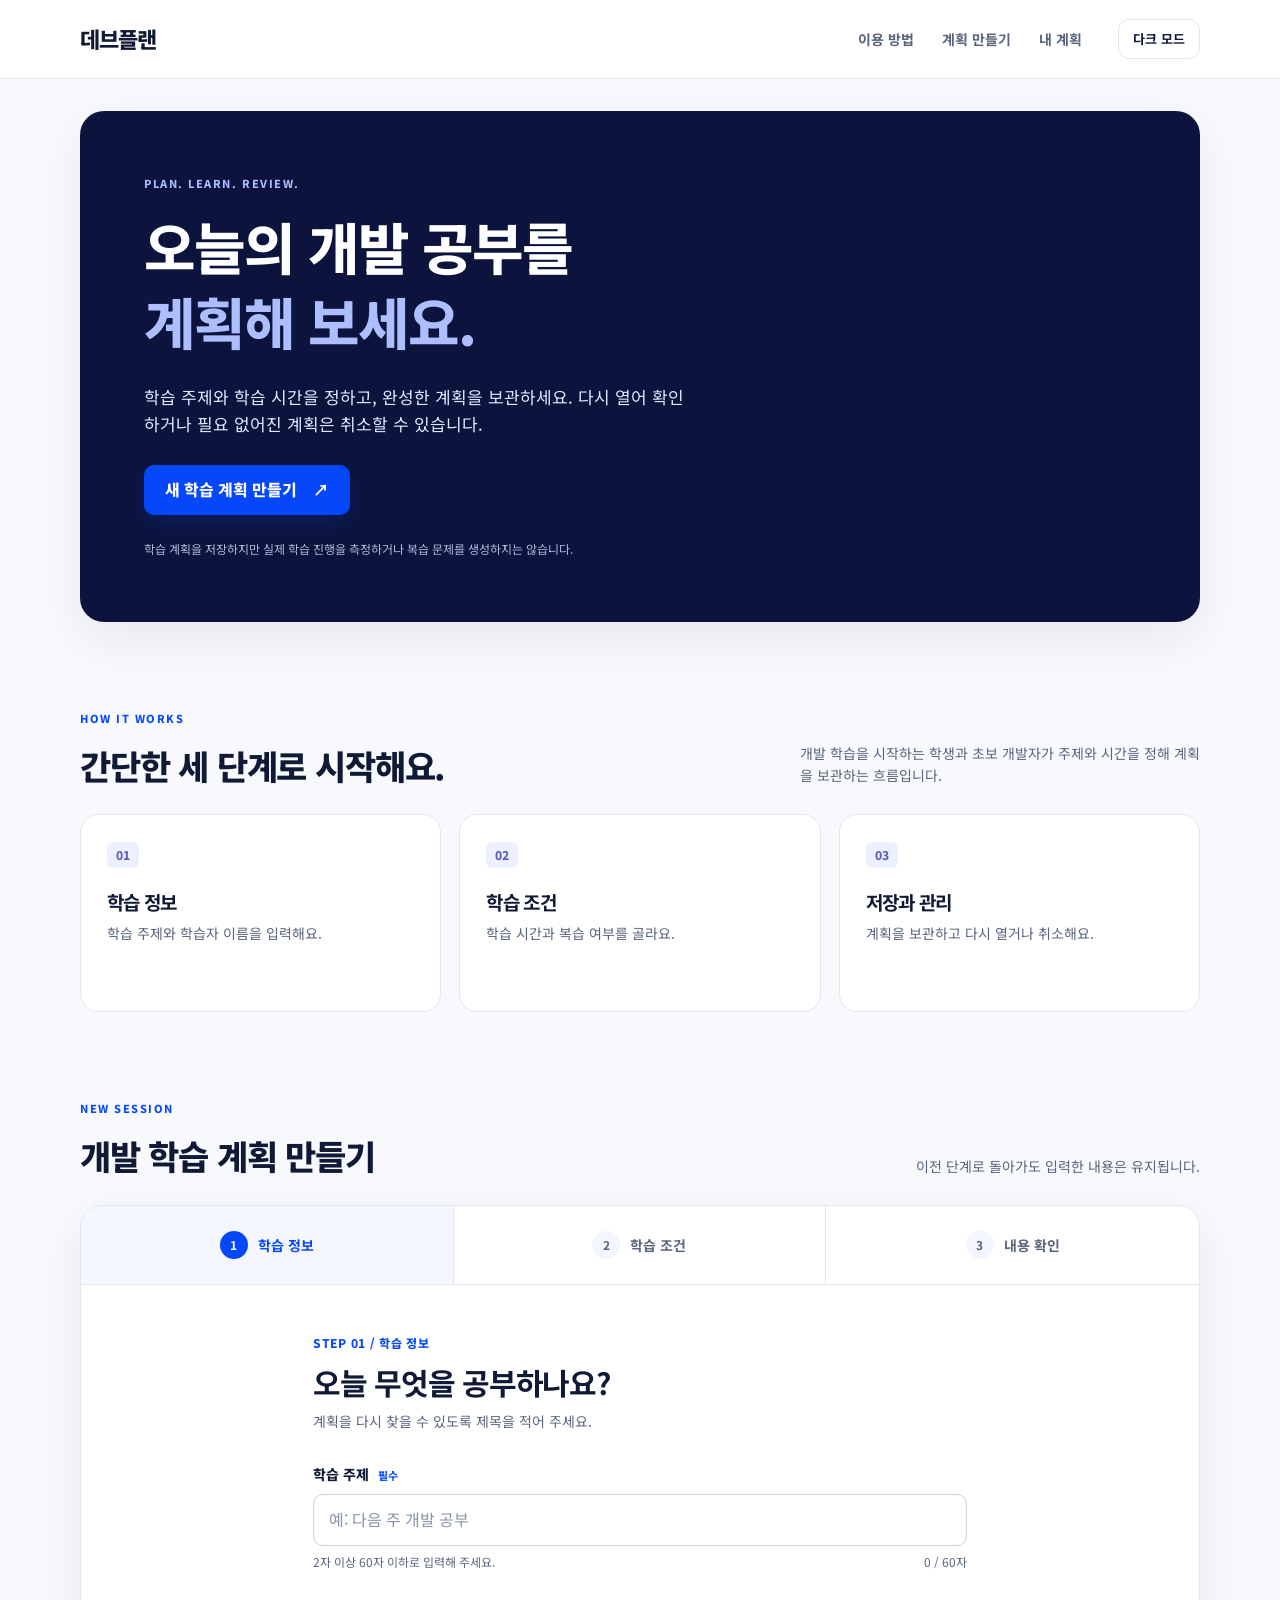
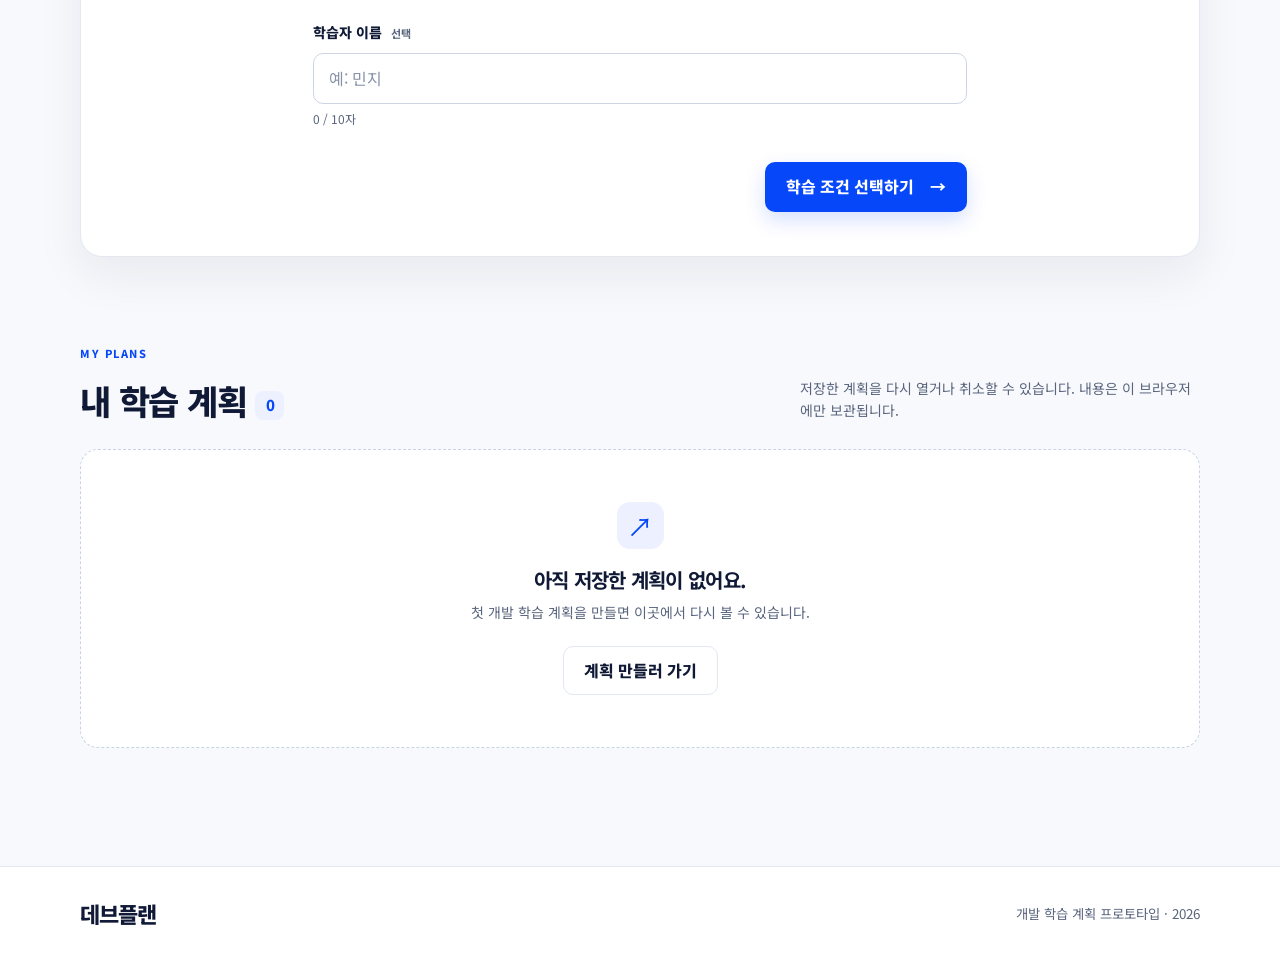
<file: week9/index.html>
<!doctype html>
<html lang="ko">
<head>
  <meta charset="utf-8">
  <meta name="viewport" content="width=device-width, initial-scale=1">
  <meta name="description" content="학습 주제와 시간을 정하고 학습 계획을 보관하는 데브플랜 프로토타입">
  <title>데브플랜 | 개발 학습 계획</title>
  <link rel="preconnect" href="https://fonts.googleapis.com">
  <link rel="preconnect" href="https://fonts.gstatic.com" crossorigin>
  <link href="https://fonts.googleapis.com/css2?family=Noto+Sans+KR:wght@400;500;600;700;800&display=swap" rel="stylesheet">
  <link rel="stylesheet" href="style.css?v=20260925-2">
  <script src="script.js?v=20260925-2" defer></script>
</head>
<body>
  <header class="site-header">
    <div class="container header-inner">
      <a class="brand" href="#top" aria-label="데브플랜 맨 위로">데브플랜</a>
      <nav aria-label="주요 메뉴">
        <a href="#about">이용 방법</a>
        <a href="#planner">계획 만들기</a>
        <a href="#archive">내 계획</a>
      </nav>
      <button id="theme-button" class="theme-button" type="button" aria-pressed="false">다크 모드</button>
    </div>
  </header>

  <main id="top">
    <section class="hero container" aria-labelledby="hero-title">
      <div class="hero-copy">
        <p class="eyebrow">PLAN. LEARN. REVIEW.</p>
        <h1 id="hero-title">오늘의 개발 공부를<br><em>계획해 보세요.</em></h1>
        <p class="hero-description">학습 주제와 학습 시간을 정하고, 완성한 계획을 보관하세요. 다시 열어 확인하거나 필요 없어진 계획은 취소할 수 있습니다.</p>
        <a class="button button-primary" href="#planner">새 학습 계획 만들기 <span aria-hidden="true">↗</span></a>
        <p class="hero-note">학습 계획을 저장하지만 실제 학습 진행을 측정하거나 복습 문제를 생성하지는 않습니다.</p>
      </div>

    </section>

    <section id="about" class="section container" aria-labelledby="about-title">
      <div class="section-heading">
        <div><p class="eyebrow">HOW IT WORKS</p><h2 id="about-title">간단한 세 단계로 시작해요.</h2></div>
        <p>개발 학습을 시작하는 학생과 초보 개발자가 주제와 시간을 정해 계획을 보관하는 흐름입니다.</p>
      </div>
      <ol class="how-list">
        <li><span class="how-number">01</span><h3>학습 정보</h3><p>학습 주제와 학습자 이름을 입력해요.</p></li>
        <li><span class="how-number">02</span><h3>학습 조건</h3><p>학습 시간과 복습 여부를 골라요.</p></li>
        <li><span class="how-number">03</span><h3>저장과 관리</h3><p>계획을 보관하고 다시 열거나 취소해요.</p></li>
      </ol>
    </section>

    <section id="planner" class="section container" aria-labelledby="planner-title">
      <div class="section-heading">
        <div><p class="eyebrow">NEW SESSION</p><h2 id="planner-title">개발 학습 계획 만들기</h2></div>
        <p>이전 단계로 돌아가도 입력한 내용은 유지됩니다.</p>
      </div>
      <div class="planner-card">
        <ol class="progress" aria-label="계획 설정 진행 단계">
          <li class="progress-item is-current" aria-current="step"><span>1</span> 학습 정보</li>
          <li class="progress-item"><span>2</span> 학습 조건</li>
          <li class="progress-item"><span>3</span> 내용 확인</li>
        </ol>
        <form id="plan-form" novalidate>
          <div class="flow-step" data-step="1">
            <p class="step-kicker">STEP 01 / 학습 정보</p>
            <h3>오늘 무엇을 공부하나요?</h3>
            <p class="step-description">계획을 다시 찾을 수 있도록 제목을 적어 주세요.</p>
            <div class="field" id="title-field">
              <label for="presentation-title">학습 주제 <span class="required">필수</span></label>
              <input id="presentation-title" name="title" type="text" minlength="2" maxlength="60"
              required placeholder="예: 다음 주 개발 공부"
              aria-describedby="title-help title-count title-error">
              <div class="field-meta">
                  <p id="title-help" class="field-help">2자 이상 60자 이하로 입력해 주세요.</p>
                  <p id="title-count" class="field-count" aria-live="polite">0 / 60자</p>
                </div>
                <p id="title-error" class="field-error" role="alert"></p>
            </div>
            <div class="field">
              <label for="nickname">학습자 이름 <span class="optional">선택</span></label>
              <input id="nickname" name="nickname" type="text" maxlength="10" placeholder="예: 민지" aria-describedby="nickname-count">
              <p id="nickname-count" class="field-help" aria-live="polite">0 / 10자</p>
            </div>
            <div class="step-actions step-actions-end"><button id="info-next" class="button button-primary" type="button">학습 조건 선택하기 <span aria-hidden="true">→</span></button></div>
          </div>

          <div class="flow-step" data-step="2" hidden>
            <p class="step-kicker">STEP 02 / 학습 조건</p>
            <h3>어떻게 공부할까요?</h3>
            <p class="step-description">예상 학습 시간과 복습 여부를 선택하세요.</p>
            <fieldset class="field choice-fieldset">
              <legend>학습 시간</legend>
              <div class="duration-options">
                <label class="choice-card"><input type="radio" name="duration" value="15"><span><strong>15분</strong><small>짧게 집중하기</small></span></label>
                <label class="choice-card"><input type="radio" name="duration" value="30" checked><span><strong>30분</strong><small>기본 학습</small></span></label>
                <label class="choice-card"><input type="radio" name="duration" value="60"><span><strong>60분</strong><small>충분히 학습하기</small></span></label>
              </div>
            </fieldset>
            <div class="field qna-field">
              <label class="check-row" for="qna-option">
                <input id="qna-option" name="qna" type="checkbox" value="included"
                aria-controls="qna-options" aria-expanded="false">
                <span><strong>복습 문제 풀기</strong><small>복습 문제 수를 선택할 수 있습니다.</small></span></label>
              <fieldset id="qna-options" class="qna-options" hidden>
                <legend>복습 문제 수</legend>
                <div class="inline-options">
                  <label><input type="radio" name="qna-count" value="1"> 1개</label>
                  <label><input type="radio" name="qna-count" value="2" checked> 2개</label>
                  <label><input type="radio" name="qna-count" value="3"> 3개</label>
                </div>
              </fieldset>
            </div>
            <div class="step-actions">
              <button id="option-prev" class="button button-secondary" type="button">이전 단계</button>
              <button id="option-next" class="button button-primary" type="button">내용 확인하기 <span aria-hidden="true">→</span></button>
            </div>
          </div>

          <div class="flow-step" data-step="3" hidden>
            <p class="step-kicker">STEP 03 / 내용 확인</p>
            <h3>이 계획으로 저장할까요?</h3>
            <p class="step-description">내용을 확인한 뒤 저장하세요. 수정 버튼으로 해당 단계로 돌아갈 수 있습니다.</p>
            <dl class="summary-list">
              <div><dt>학습 주제</dt><dd id="summary-title"></dd></div>
              <div><dt>학습자</dt><dd id="summary-nickname"></dd></div>
              <div><dt>학습 시간</dt><dd id="summary-duration"></dd></div>
              <div><dt>복습</dt><dd id="summary-qna"></dd></div>
            </dl>
            <div class="step-actions">
              <div class="edit-actions">
                <button id="edit-info" class="button button-text" type="button">정보 수정</button>
                <button id="edit-options" class="button button-text" type="button">조건 수정</button>
            </div>
              <button id="save-plan" class="button button-primary" type="submit">계획 저장하기
                <span aria-hidden="true">→</span>
            </button>
            </div>
            <p id="submit-status" class="submit-status" role="status" aria-live="polite"></p>
          </div>

          <div class="flow-step complete-step" data-step="4" hidden>
            <div class="complete-mark" aria-hidden="true">✓</div>
            <p class="step-kicker">계획 저장 완료</p>
            <h3>학습 계획을 보관했어요.</h3>
            <p id="complete-message">내 계획에서 다시 열어볼 수 있습니다.</p>
            <div class="complete-actions"><a class="button button-primary" href="#archive">내 계획 보기 <span aria-hidden="true">↗</span></a><button id="restart-button" class="button button-secondary" type="button">새 계획 만들기</button></div>
          </div>
        </form>
      </div>
    </section>

    <section id="archive" class="section container archive-section" aria-labelledby="archive-title">
      <div class="section-heading">
        <div><p class="eyebrow">MY PLANS</p><h2 id="archive-title">내 학습 계획 <span id="plan-count" class="count-badge">0</span></h2></div>
        <p>저장한 계획을 다시 열거나 취소할 수 있습니다. 내용은 이 브라우저에만 보관됩니다.</p>
      </div>
      <p id="archive-status" class="archive-status" role="status" aria-live="polite"></p>
      <div id="empty-state" class="empty-state"><span class="empty-icon" aria-hidden="true">↗</span><h3>아직 저장한 계획이 없어요.</h3><p>첫 개발 학습 계획을 만들면 이곳에서 다시 볼 수 있습니다.</p><a class="button button-secondary" href="#planner">계획 만들러 가기</a></div>
      <ul id="plan-list" class="plan-list" aria-label="저장한 학습 계획" hidden></ul>
    </section>
  </main>

  <dialog id="plan-dialog" class="plan-dialog" aria-labelledby="dialog-title">
    <div class="dialog-top"><p class="eyebrow">저장한 계획</p><button id="dialog-close" class="icon-button" type="button" aria-label="닫기">×</button></div>
    <h2 id="dialog-title"></h2>
    <p id="dialog-status" class="dialog-status"></p>
    <dl class="summary-list">
      <div><dt>학습자</dt><dd id="dialog-nickname"></dd></div>
      <div><dt>학습 시간</dt><dd id="dialog-duration"></dd></div>
      <div><dt>복습</dt><dd id="dialog-qna"></dd></div>
    </dl>
    <button id="dialog-done" class="button button-primary" type="button">확인했어요</button>
  </dialog>

  <footer class="site-footer"><div class="container"><span class="brand">데브플랜</span><small>개발 학습 계획 프로토타입 · 2026</small></div></footer>
</body>
</html>
</file>
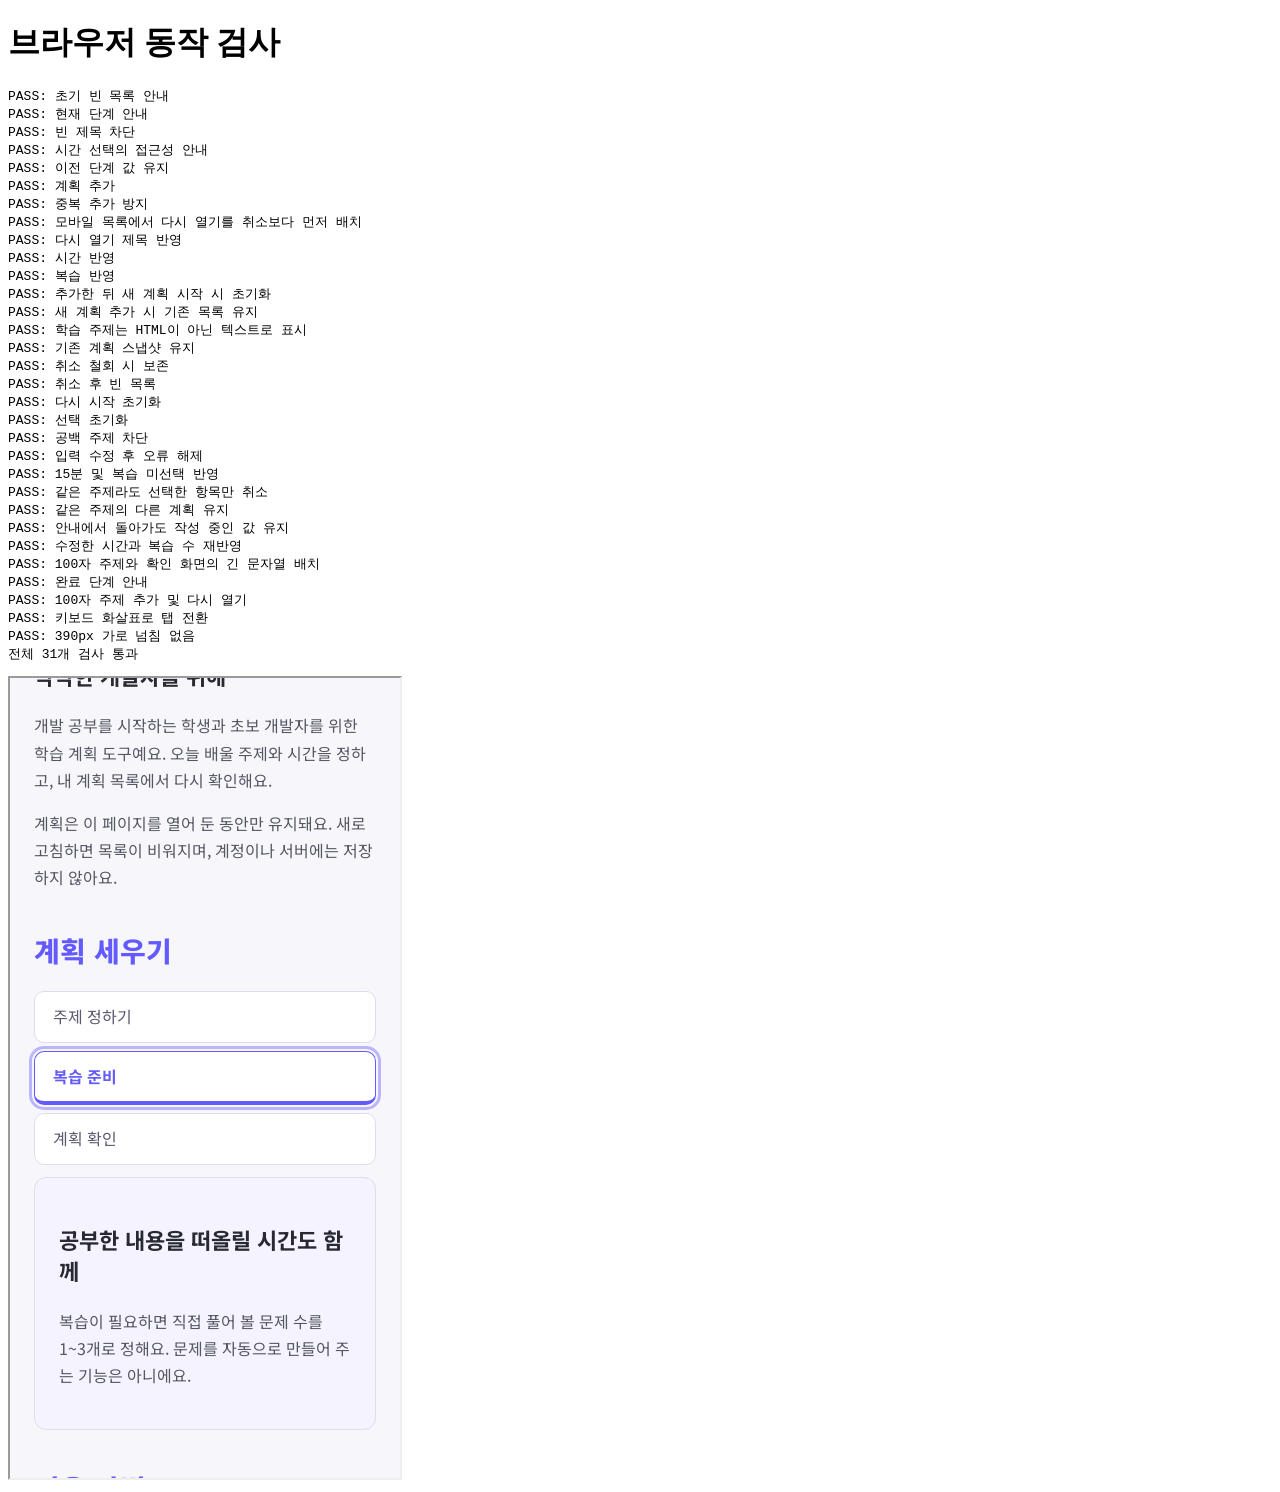
<file: midterm/tests.html>
<!doctype html>
<html lang="ko"><meta charset="utf-8"><meta name="viewport" content="width=device-width, initial-scale=1"><title>데브플랜 동작 검사</title>
<h1>브라우저 동작 검사</h1><pre id="results" role="status" style="white-space:pre-wrap">실행 중…</pre><iframe title="검사 대상" style="width:390px;height:800px"></iframe>
<script>
const frame = document.querySelector('iframe');
const width = Number(new URLSearchParams(location.search).get('width')) || 390;
frame.style.width = width + 'px';
const passed = [];
frame.onload = () => {
 const d = frame.contentDocument;
 const $ = s => d.querySelector(s);
 const click = s => $(s).click();
 const check = (value, message) => { if (!value) throw Error(message); passed.push('PASS: ' + message); };
 const change = (s, value) => { $(s).value = value; $(s).dispatchEvent(new Event('input', {bubbles:true})); };
 try {
  check($('#plan-empty') && !$('#plan-empty').hidden, '초기 빈 목록 안내');
  click('#startButton'); click('#intro-start');
  check((d.querySelector('.progress__item[aria-current="step"]')?.textContent || '').includes('정보'), '현재 단계 안내');
  click('#title-next'); check($('#title-error').textContent.length > 0, '빈 제목 차단');
  change('#topic-input', '세션과 쿠키'); click('#title-next');
  change('#duration-range', '2'); check($('#duration-range').getAttribute('aria-valuetext') === '60분', '시간 선택의 접근성 안내'); click('#review-option'); click('input[name="review-count"][value="3"]');
  click('#option-prev'); check($('#topic-input').value === '세션과 쿠키', '이전 단계 값 유지');
  click('#title-next'); click('#option-next'); click('#finish-button'); click('#save-plan');
  check(d.querySelectorAll('#plan-list li').length === 1, '계획 추가');
  check($('#save-plan').disabled, '중복 추가 방지');
  const openBox = $('[data-action="open"]').getBoundingClientRect();
  const cancelBox = $('[data-action="cancel"]').getBoundingClientRect();
  check(openBox.top < cancelBox.top || (Math.abs(openBox.top - cancelBox.top) < 1 && openBox.left < cancelBox.left), '모바일 목록에서 다시 열기를 취소보다 먼저 배치');
  click('[data-action="open"]');
  check($('#detail-title').textContent === '세션과 쿠키', '다시 열기 제목 반영');
  check($('#detail-duration').textContent === '60분', '시간 반영');
  check($('#detail-review').textContent === '복습 문제 3개', '복습 반영');
  click('#detail-close');
  click('#startButton'); click('#intro-start');
  check($('#topic-input').value === '', '추가한 뒤 새 계획 시작 시 초기화');
  change('#topic-input', '<img src=x onerror=alert(1)>'); click('#title-next'); click('#option-next'); click('#finish-button'); click('#save-plan');
  check(d.querySelectorAll('#plan-list li').length === 2, '새 계획 추가 시 기존 목록 유지');
  check(!$('#plan-list img'), '학습 주제는 HTML이 아닌 텍스트로 표시');
  const lastCancel = d.querySelectorAll('[data-action="cancel"]')[1]; lastCancel.click(); click('#cancel-confirm');
  click('[data-action="open"]'); check($('#detail-duration').textContent === '60분' && $('#detail-title').textContent === '세션과 쿠키', '기존 계획 스냅샷 유지');
  click('#detail-close'); click('[data-action="cancel"]'); click('#cancel-keep');
  check(d.querySelectorAll('#plan-list li').length === 1, '취소 철회 시 보존');
  click('[data-action="cancel"]'); click('#cancel-confirm');
  check(d.querySelectorAll('#plan-list li').length === 0 && !$('#plan-empty').hidden, '취소 후 빈 목록');
  click('#restart-button'); check($('#topic-input').value === '', '다시 시작 초기화');
  check($('#duration-range').value === '1' && !$('#review-option').checked, '선택 초기화');
  change('#topic-input', '   '); click('#title-next');
  check($('#topic-input').getAttribute('aria-invalid') === 'true', '공백 주제 차단');
  change('#topic-input', '동일한 주제'); click('#title-next');
  check(!$('#topic-input').hasAttribute('aria-invalid'), '입력 수정 후 오류 해제');
  change('#duration-range', '0'); click('#option-next'); click('#finish-button'); click('#save-plan');
  click('[data-action="open"]');
  check($('#detail-duration').textContent === '15분' && $('#detail-review').textContent === '복습 없음', '15분 및 복습 미선택 반영'); click('#detail-close');
  click('#restart-button'); change('#topic-input', '동일한 주제'); click('#title-next'); click('#option-next'); click('#finish-button'); click('#save-plan');
  d.querySelectorAll('[data-action="cancel"]')[0].click(); click('#cancel-confirm');
  check(d.querySelectorAll('#plan-list li').length === 1, '같은 주제라도 선택한 항목만 취소');
  click('[data-action="open"]'); check($('#detail-duration').textContent === '30분', '같은 주제의 다른 계획 유지'); click('#detail-close');
  click('#restart-button'); change('#topic-input', 'A'.repeat(100));
  click('#startButton'); click('#intro-back');
  check($('#topic-input').value.length === 100 && !$('#plan-flow').hidden, '안내에서 돌아가도 작성 중인 값 유지');
  click('#startButton'); click('#intro-start'); click('#title-next'); click('#review-option'); click('input[name="review-count"][value="3"]'); click('#option-next');
  click('#summary-prev'); click('input[name="review-count"][value="1"]'); change('#duration-range', '0'); click('#option-next');
  check($('#summary-duration').textContent === '15분' && $('#summary-review').textContent === '복습 문제 1개', '수정한 시간과 복습 수 재반영');
  check($('#summary-title').textContent === 'A'.repeat(100) && d.documentElement.scrollWidth <= width, '100자 주제와 확인 화면의 긴 문자열 배치');
  click('#finish-button');
  check(d.querySelector('.progress__item[aria-current="step"]').textContent.includes('목록 추가'), '완료 단계 안내');
  click('#save-plan');
  d.querySelectorAll('[data-action="open"]')[1].click();
  check($('#detail-title').textContent === 'A'.repeat(100) && d.documentElement.scrollWidth <= width, '100자 주제 추가 및 다시 열기');
  click('#detail-close');
  click('#tab-practice');
  $('#tab-practice').dispatchEvent(new frame.contentWindow.KeyboardEvent('keydown', {key:'ArrowRight',bubbles:true}));
  check($('#tab-audience').getAttribute('aria-selected') === 'true' && d.activeElement === $('#tab-audience'), '키보드 화살표로 탭 전환');
  check(d.documentElement.scrollWidth <= width, width + 'px 가로 넘침 없음');
  document.querySelector('#results').textContent = passed.join('\n') + '\n전체 ' + passed.length + '개 검사 통과';
 } catch (e) { document.querySelector('#results').textContent = passed.join('\n') + '\nFAIL: ' + e.message; }
};
frame.src = 'index.html?test=' + Date.now();
</script></html>
</file>
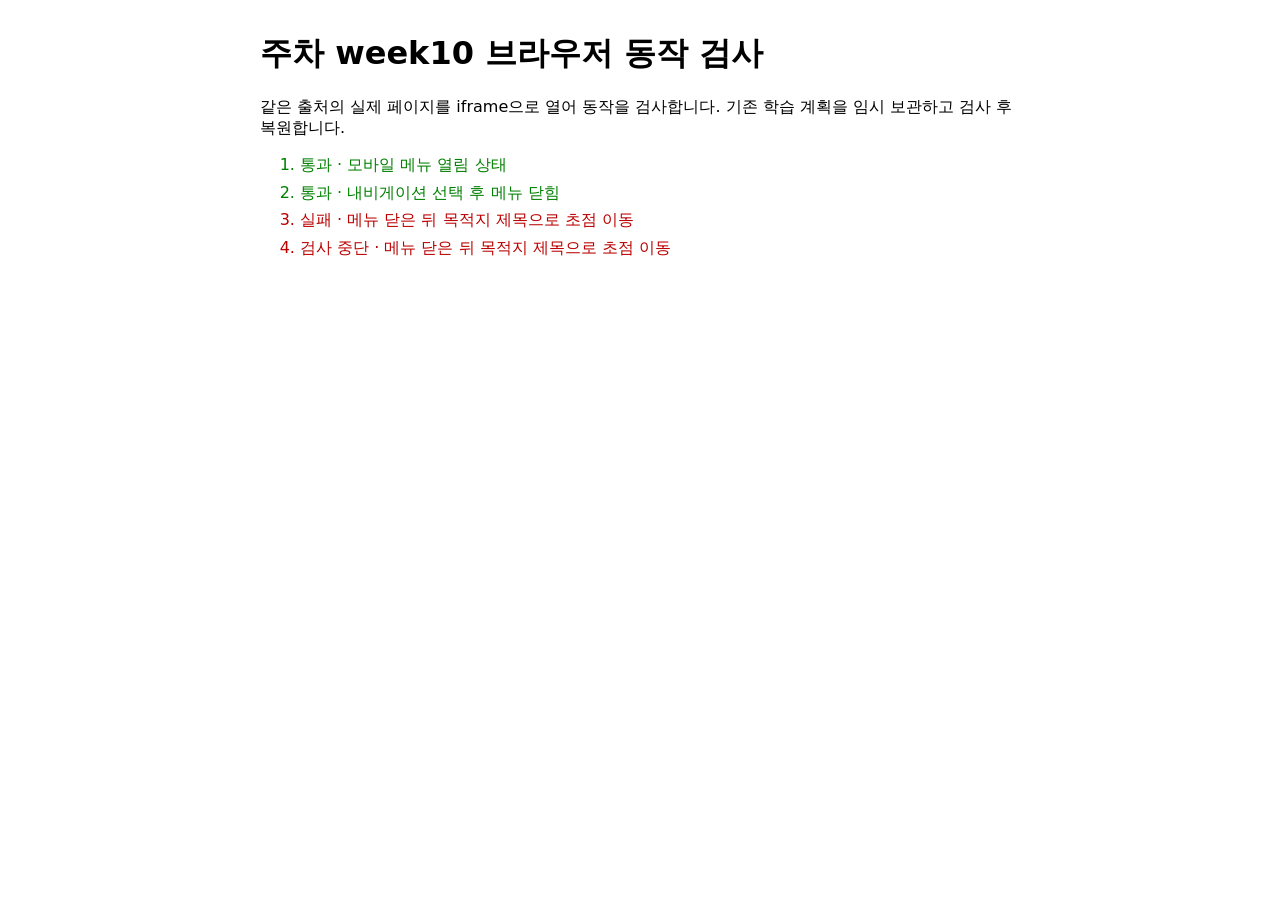
<file: week10/tests.html>
<!doctype html><html lang="ko"><meta charset="utf-8"><meta name="viewport" content="width=device-width"><title>테스트 · 데브플랜 week10</title>
<style>body{font:16px system-ui;max-width:760px;margin:2rem auto;padding:0 1rem}li{margin:.4rem 0}.pass{color:green}.fail{color:#b00}iframe{width:100%;height:420px;border:1px solid #aaa}</style>
<h1>주차 week10 브라우저 동작 검사</h1><p>같은 출처의 실제 페이지를 iframe으로 열어 동작을 검사합니다. 기존 학습 계획을 임시 보관하고 검사 후 복원합니다.</p><ol id="results"></ol><iframe id="app" title="실제 데브플랜 페이지"></iframe>
<script>
const week='week10', frame=document.querySelector('#app'), results=document.querySelector('#results');
const storageKey='devplan-'+week+'-plans-v1';let savedPlans=null,storageError=null;
try{savedPlans=localStorage.getItem(storageKey);localStorage.removeItem(storageKey)}catch(error){storageError=error}
const restorePlans=()=>{if(storageError)return;try{if(savedPlans===null)localStorage.removeItem(storageKey);else localStorage.setItem(storageKey,savedPlans)}catch(error){const li=document.createElement('li');li.textContent='기존 계획 복원 실패 · '+error.message;li.className='fail';results.append(li)}};
const stopTestFrame=()=>{frame.remove();restorePlans()};
window.addEventListener('beforeunload',stopTestFrame);
const check=(ok,name)=>{const li=document.createElement('li');li.textContent=(ok?'통과 · ':'실패 · ')+name;li.className=ok?'pass':'fail';results.append(li);if(!ok)throw Error(name)};
const wait=ms=>new Promise(resolve=>setTimeout(resolve,ms));
frame.addEventListener('load',async()=>{try{
 const d=frame.contentDocument,w=frame.contentWindow;
 const click=sel=>d.querySelector(sel).click();
 const savePlan=async title=>{d.querySelector('#presentation-title').value=title;d.querySelector('#presentation-title').dispatchEvent(new w.Event('input',{bubbles:true}));click('#info-next');d.querySelector('input[name="duration"][value="60"]').checked=true;click('#option-next');const summaryMatches=d.querySelector('#summary-duration').textContent==='60분';click('#save-plan');return {busy:d.querySelector('#plan-form').getAttribute('aria-busy')==='true',summaryMatches}};
 if(week==='week9'){
   const title=d.querySelector('#presentation-title');title.value='';click('#info-next');check(title.getAttribute('aria-invalid')==='true','빈 주제 차단');
   title.value='A';title.dispatchEvent(new w.Event('input',{bubbles:true}));check(title.getAttribute('aria-invalid')==='true','한 글자 주제 차단');
   title.value='JS';title.dispatchEvent(new w.Event('input',{bubbles:true}));check(title.getAttribute('aria-invalid')!=='true','주제 수정 후 오류 해제');
   click('#info-next');check([...d.querySelectorAll('input[name="qna-count"]')].every(x=>x.disabled),'복습 미선택 시 문제 수 비활성화');
 }
 if(week==='week10'||week==='week11'){
   d.querySelector('#menu-toggle').click();check(d.querySelector('#menu-toggle').getAttribute('aria-expanded')==='true','모바일 메뉴 열림 상태');
   d.querySelector('#main-nav a[href="#archive"]').click();await wait(0);check(d.querySelector('#menu-toggle').getAttribute('aria-expanded')==='false','내비게이션 선택 후 메뉴 닫힘');
   check(d.activeElement===d.querySelector('#archive h2'),'메뉴 닫은 뒤 목적지 제목으로 초점 이동');
 }
 click('#restart-button');
 const title=d.querySelector('#presentation-title');title.value='A'.repeat(61);title.dispatchEvent(new w.Event('input',{bubbles:true}));click('#info-next');check(title.getAttribute('aria-invalid')==='true','60자 초과 주제 차단');
 title.value='A'.repeat(60);title.dispatchEvent(new w.Event('input',{bubbles:true}));click('#info-next');check(!d.querySelector('[data-step="2"]').hidden,'60자 주제 허용');
 title.value='작성 중인 주제';title.dispatchEvent(new w.Event('input',{bubbles:true}));d.querySelector('input[name="duration"][value="60"]').checked=true;
 d.querySelector('.hero a[href="#planner"]').click();check(title.value==='작성 중인 주제'&&d.querySelector('input[name="duration"]:checked').value==='60'&&!d.querySelector('[data-step="2"]').hidden,'진행 중인 설정에서 상단 링크로 이동해도 입력 유지');
 click('#option-next');d.querySelector('.hero a[href="#planner"]').click();check(!d.querySelector('[data-step="3"]').hidden&&title.value==='작성 중인 주제','확인 단계에서 상단 링크로 이동해도 입력 유지');
 click('#restart-button');
 const result=await savePlan('배열 메서드 복습');check(result.summaryMatches,'요약과 저장 선택 시간이 일치');check(result.busy,'저장 중 busy 상태 표시');check(d.querySelector('#edit-info').disabled&&d.querySelector('#edit-options').disabled,'저장 중 정보·조건 수정 잠금');
 if(week==='week9'){
   d.querySelector('#plan-form').dispatchEvent(new w.Event('submit',{bubbles:true,cancelable:true}));check(d.querySelector('#plan-count').textContent==='0','저장 중 중복 제출 차단');
 }
 await wait(750);
 check(d.querySelector('#submit-status').classList.contains('is-success'),'저장 성공 상태 표시');check(!d.querySelector('#edit-info').disabled&&!d.querySelector('#edit-options').disabled,'저장 완료 후 수정 버튼 복구');
 d.querySelector('.hero a[href="#planner"]').click();check(d.querySelector('#presentation-title').value===''&&d.querySelector('input[name="duration"]:checked').value==='30'&&!d.querySelector('[data-step="1"]').hidden&&d.querySelectorAll('#plan-list .plan-card').length===1,'완료 후 상단 링크로 새 계획 시작');
 check(JSON.parse(w.localStorage.getItem('devplan-'+week+'-plans-v1'))[0].duration==='60','시간이 저장 데이터에 유지됨');
 if(week==='week9'){
   await new Promise(resolve=>{frame.addEventListener('load',resolve,{once:true});frame.src=origin+'index.html?reload='+Date.now()});
   check(frame.contentDocument.querySelector('#plan-count').textContent==='1','새로고침 후 계획 복원');
 }
 if(week==='week10'||week==='week11'){
   const activeFilter=d.querySelector('[data-filter="active"]');activeFilter.click();
   const cancel=d.querySelector('button[data-action="toggle"]');cancel.focus();cancel.click();
   check(d.activeElement===activeFilter,'저장됨 필터에서 마지막 계획 취소 후 필터로 초점 이동');
   d.querySelector('[data-filter="cancelled"]').click();check(d.querySelector('[data-filter="cancelled"]').getAttribute('aria-pressed')==='true'&&d.querySelectorAll('#plan-list .plan-card').length===1,'취소됨 필터 결과와 선택 상태');
   click('#restart-button');const next=await savePlan('필터 전환 확인');check(next.busy,'취소됨 필터에서 새 계획 저장 시작');await wait(750);
   check(activeFilter.getAttribute('aria-pressed')==='true'&&activeFilter.classList.contains('is-active')&&[...d.querySelectorAll('.plan-title')].some(x=>x.textContent==='필터 전환 확인'),'저장 성공 후 저장됨 필터와 새 계획 표시 동기화');
   const nextId=JSON.parse(w.localStorage.getItem('devplan-'+week+'-plans-v1')).find(x=>x.title==='필터 전환 확인').id;
   const nextCancel=[...d.querySelectorAll('button[data-action="toggle"]')].find(x=>x.dataset.id===nextId);nextCancel.focus();nextCancel.click();
   check(d.activeElement===activeFilter,'저장됨 필터에서 마지막 카드 취소 후 필터로 초점 이동');d.querySelector('[data-filter="all"]').click();
 }
 if(week==='week11'){
   const d2=frame.contentDocument,w2=frame.contentWindow;
   check(!d2.querySelector('img[src*="service.png"]'),'발표 콘셉트 이미지 제거');
   d2.querySelector('button[data-action="open"]').click();
   check(d2.querySelector('#plan-dialog').open,'계획 상세 대화상자 열림');
   d2.querySelector('#dialog-close').click();check(!d2.querySelector('#plan-dialog').open,'명시적 닫기 버튼 동작');
   w2.location.hash='#archive';await wait(0);check(w2.document.title.includes('내 계획'),'현재 위치에 따라 문서 제목 변경');
 }
}catch(error){const li=document.createElement('li');li.textContent='검사 중단 · '+error.message;li.className='fail';results.append(li)}finally{stopTestFrame()}},{once:true});
const origin=location.href.slice(0,location.href.lastIndexOf('/')+1);
if(storageError){const li=document.createElement('li');li.textContent='검사 중단 · 브라우저 저장소에 접근할 수 없습니다.';li.className='fail';results.append(li)}else frame.src=origin+'index.html?test='+Date.now();
</script></html>
</file>
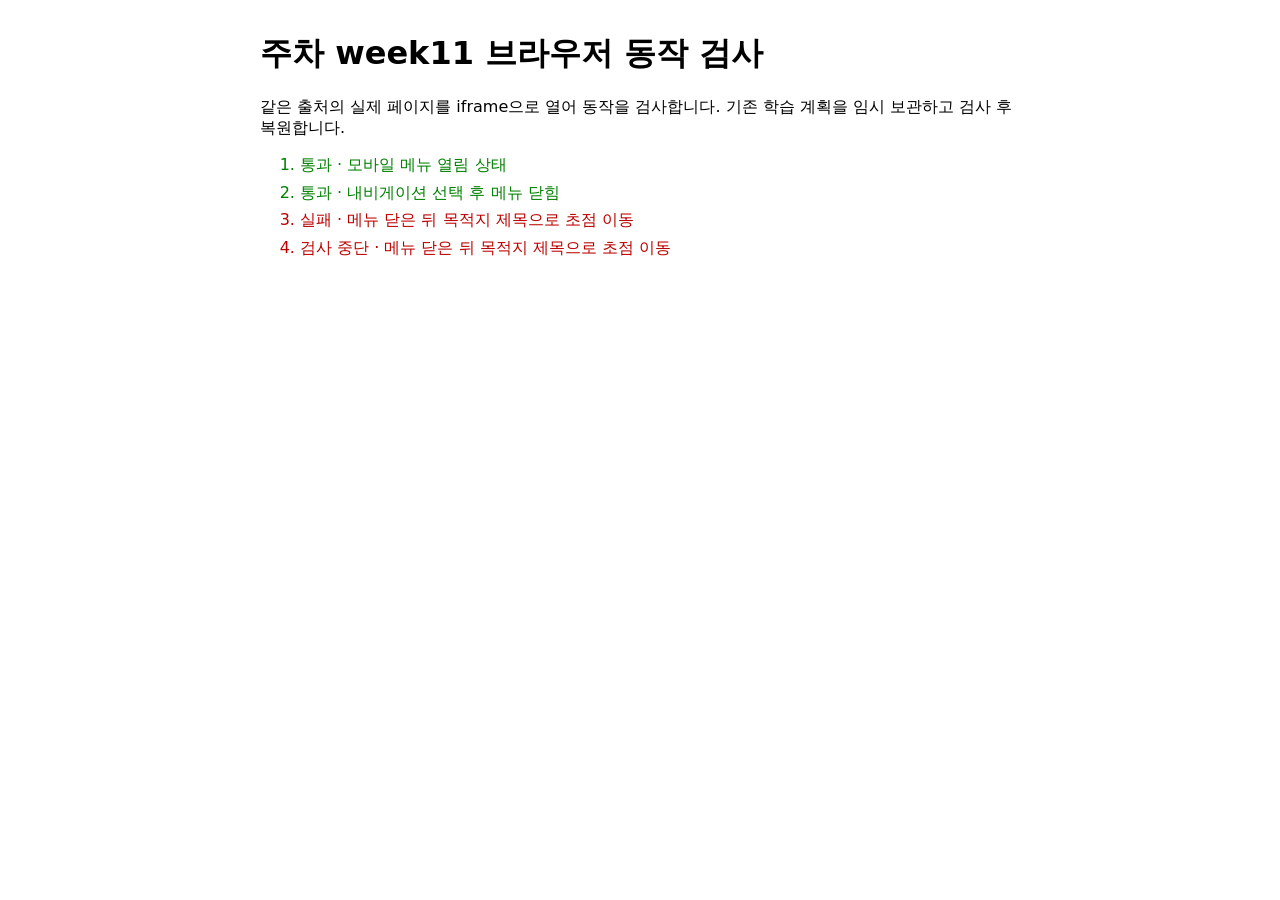
<file: week11/tests.html>
<!doctype html><html lang="ko"><meta charset="utf-8"><meta name="viewport" content="width=device-width"><title>테스트 · 데브플랜 week11</title>
<style>body{font:16px system-ui;max-width:760px;margin:2rem auto;padding:0 1rem}li{margin:.4rem 0}.pass{color:green}.fail{color:#b00}iframe{width:100%;height:420px;border:1px solid #aaa}</style>
<h1>주차 week11 브라우저 동작 검사</h1><p>같은 출처의 실제 페이지를 iframe으로 열어 동작을 검사합니다. 기존 학습 계획을 임시 보관하고 검사 후 복원합니다.</p><ol id="results"></ol><iframe id="app" title="실제 데브플랜 페이지"></iframe>
<script>
const week='week11', frame=document.querySelector('#app'), results=document.querySelector('#results');
const storageKey='devplan-'+week+'-plans-v1';let savedPlans=null,storageError=null;
try{savedPlans=localStorage.getItem(storageKey);localStorage.removeItem(storageKey)}catch(error){storageError=error}
const restorePlans=()=>{if(storageError)return;try{if(savedPlans===null)localStorage.removeItem(storageKey);else localStorage.setItem(storageKey,savedPlans)}catch(error){const li=document.createElement('li');li.textContent='기존 계획 복원 실패 · '+error.message;li.className='fail';results.append(li)}};
const stopTestFrame=()=>{frame.remove();restorePlans()};
window.addEventListener('beforeunload',stopTestFrame);
const check=(ok,name)=>{const li=document.createElement('li');li.textContent=(ok?'통과 · ':'실패 · ')+name;li.className=ok?'pass':'fail';results.append(li);if(!ok)throw Error(name)};
const wait=ms=>new Promise(resolve=>setTimeout(resolve,ms));
frame.addEventListener('load',async()=>{try{
 const d=frame.contentDocument,w=frame.contentWindow;
 const click=sel=>d.querySelector(sel).click();
 const savePlan=async title=>{d.querySelector('#presentation-title').value=title;d.querySelector('#presentation-title').dispatchEvent(new w.Event('input',{bubbles:true}));click('#info-next');d.querySelector('input[name="duration"][value="60"]').checked=true;click('#option-next');const summaryMatches=d.querySelector('#summary-duration').textContent==='60분';click('#save-plan');return {busy:d.querySelector('#plan-form').getAttribute('aria-busy')==='true',summaryMatches}};
 if(week==='week9'){
   const title=d.querySelector('#presentation-title');title.value='';click('#info-next');check(title.getAttribute('aria-invalid')==='true','빈 주제 차단');
   title.value='A';title.dispatchEvent(new w.Event('input',{bubbles:true}));check(title.getAttribute('aria-invalid')==='true','한 글자 주제 차단');
   title.value='JS';title.dispatchEvent(new w.Event('input',{bubbles:true}));check(title.getAttribute('aria-invalid')!=='true','주제 수정 후 오류 해제');
   click('#info-next');check([...d.querySelectorAll('input[name="qna-count"]')].every(x=>x.disabled),'복습 미선택 시 문제 수 비활성화');
 }
 if(week==='week10'||week==='week11'){
   d.querySelector('#menu-toggle').click();check(d.querySelector('#menu-toggle').getAttribute('aria-expanded')==='true','모바일 메뉴 열림 상태');
   d.querySelector('#main-nav a[href="#archive"]').click();await wait(0);check(d.querySelector('#menu-toggle').getAttribute('aria-expanded')==='false','내비게이션 선택 후 메뉴 닫힘');
   check(d.activeElement===d.querySelector('#archive h2'),'메뉴 닫은 뒤 목적지 제목으로 초점 이동');
 }
 click('#restart-button');
 const title=d.querySelector('#presentation-title');title.value='A'.repeat(61);title.dispatchEvent(new w.Event('input',{bubbles:true}));click('#info-next');check(title.getAttribute('aria-invalid')==='true','60자 초과 주제 차단');
 title.value='A'.repeat(60);title.dispatchEvent(new w.Event('input',{bubbles:true}));click('#info-next');check(!d.querySelector('[data-step="2"]').hidden,'60자 주제 허용');
 title.value='작성 중인 주제';title.dispatchEvent(new w.Event('input',{bubbles:true}));d.querySelector('input[name="duration"][value="60"]').checked=true;
 d.querySelector('.hero a[href="#planner"]').click();check(title.value==='작성 중인 주제'&&d.querySelector('input[name="duration"]:checked').value==='60'&&!d.querySelector('[data-step="2"]').hidden,'진행 중인 설정에서 상단 링크로 이동해도 입력 유지');
 click('#option-next');d.querySelector('.hero a[href="#planner"]').click();check(!d.querySelector('[data-step="3"]').hidden&&title.value==='작성 중인 주제','확인 단계에서 상단 링크로 이동해도 입력 유지');
 click('#restart-button');
 const result=await savePlan('배열 메서드 복습');check(result.summaryMatches,'요약과 저장 선택 시간이 일치');check(result.busy,'저장 중 busy 상태 표시');check(d.querySelector('#edit-info').disabled&&d.querySelector('#edit-options').disabled,'저장 중 정보·조건 수정 잠금');
 if(week==='week9'){
   d.querySelector('#plan-form').dispatchEvent(new w.Event('submit',{bubbles:true,cancelable:true}));check(d.querySelector('#plan-count').textContent==='0','저장 중 중복 제출 차단');
 }
 await wait(750);
 check(d.querySelector('#submit-status').classList.contains('is-success'),'저장 성공 상태 표시');check(!d.querySelector('#edit-info').disabled&&!d.querySelector('#edit-options').disabled,'저장 완료 후 수정 버튼 복구');
 d.querySelector('.hero a[href="#planner"]').click();check(d.querySelector('#presentation-title').value===''&&d.querySelector('input[name="duration"]:checked').value==='30'&&!d.querySelector('[data-step="1"]').hidden&&d.querySelectorAll('#plan-list .plan-card').length===1,'완료 후 상단 링크로 새 계획 시작');
 check(JSON.parse(w.localStorage.getItem('devplan-'+week+'-plans-v1'))[0].duration==='60','시간이 저장 데이터에 유지됨');
 if(week==='week9'){
   await new Promise(resolve=>{frame.addEventListener('load',resolve,{once:true});frame.src=origin+'index.html?reload='+Date.now()});
   check(frame.contentDocument.querySelector('#plan-count').textContent==='1','새로고침 후 계획 복원');
 }
 if(week==='week10'||week==='week11'){
   const activeFilter=d.querySelector('[data-filter="active"]');activeFilter.click();
   const cancel=d.querySelector('button[data-action="toggle"]');cancel.focus();cancel.click();
   check(d.activeElement===activeFilter,'저장됨 필터에서 마지막 계획 취소 후 필터로 초점 이동');
   d.querySelector('[data-filter="cancelled"]').click();check(d.querySelector('[data-filter="cancelled"]').getAttribute('aria-pressed')==='true'&&d.querySelectorAll('#plan-list .plan-card').length===1,'취소됨 필터 결과와 선택 상태');
   click('#restart-button');const next=await savePlan('필터 전환 확인');check(next.busy,'취소됨 필터에서 새 계획 저장 시작');await wait(750);
   check(activeFilter.getAttribute('aria-pressed')==='true'&&activeFilter.classList.contains('is-active')&&[...d.querySelectorAll('.plan-title')].some(x=>x.textContent==='필터 전환 확인'),'저장 성공 후 저장됨 필터와 새 계획 표시 동기화');
   const nextId=JSON.parse(w.localStorage.getItem('devplan-'+week+'-plans-v1')).find(x=>x.title==='필터 전환 확인').id;
   const nextCancel=[...d.querySelectorAll('button[data-action="toggle"]')].find(x=>x.dataset.id===nextId);nextCancel.focus();nextCancel.click();
   check(d.activeElement===activeFilter,'저장됨 필터에서 마지막 카드 취소 후 필터로 초점 이동');d.querySelector('[data-filter="all"]').click();
 }
 if(week==='week11'){
   const d2=frame.contentDocument,w2=frame.contentWindow;
   check(!d2.querySelector('img[src*="service.png"]'),'발표 콘셉트 이미지 제거');
   d2.querySelector('button[data-action="open"]').click();
   check(d2.querySelector('#plan-dialog').open,'계획 상세 대화상자 열림');
   d2.querySelector('#dialog-close').click();check(!d2.querySelector('#plan-dialog').open,'명시적 닫기 버튼 동작');
   w2.location.hash='#archive';await wait(0);check(w2.document.title.includes('내 계획'),'현재 위치에 따라 문서 제목 변경');
 }
}catch(error){const li=document.createElement('li');li.textContent='검사 중단 · '+error.message;li.className='fail';results.append(li)}finally{stopTestFrame()}},{once:true});
const origin=location.href.slice(0,location.href.lastIndexOf('/')+1);
if(storageError){const li=document.createElement('li');li.textContent='검사 중단 · 브라우저 저장소에 접근할 수 없습니다.';li.className='fail';results.append(li)}else frame.src=origin+'index.html?test='+Date.now();
</script></html>
</file>
<file: midterm/style.css>
body{
    color: #292a31;
    font-family: 'Noto Sans KR', sans-serif;
    font-size: 18px;
    line-height: 1.6;
    margin: 0;
    background-color: #f7f7fb;
}

header,
main,
footer{
    /* 좁은 화면에서는 사용 가능한 너비에 맞춰 줄어듭니다.*/
    width: 100%;

    /* 넓은 화면에서도 콘텐츠는 1100px보다 커지지 않습니다. */
    max-width: 1100px;
    
    margin: 0 auto;
    padding-left: 24px;
    padding-right: 24px;
}

header{
    padding-top: 48px;
    padding-bottom: 32px;
}

section{
    margin-top: 56px;
}

footer{
    padding-top: 32px;
    padding-bottom: 32px;
}

nav{
    display: flex;

    /*메뉴가 들어갈 자리가 부족하면 다음 줄로 이동*/
    flex-wrap: wrap;

    gap: 24px;
    margin-top: 24px;
}

nav a{
    color: #5b5870;
    font-weight: 700;
    text-decoration: none;
}

h1{
    font-size: 48px;
    font-weight: 800;
    line-height: 1.2;
    letter-spacing: -0.02em;
}

h2{
    color: #635bff;
    font-size: 32px;
    font-weight: 800;
    line-height: 1.3;
}

h3{
    font-size: 22px;
    font-weight: 700;
    line-height: 1.4;
}

p{
    color:#555763;
    line-height: 1.7;
}

*,
*::before,
*::after {
    box-sizing: border-box;
}

input{
    flex: 1;
    min-width: 0;
    padding: 12px;
    border: 1px solid #b8b7c5;
    border-radius: 10px;
}

button{
    padding:12px 18px;
    border:0;
    border-radius: 10px;
    color: #ffffff;
    background-color: #635bff;
    cursor: pointer;
    transition: background-color 0.2s, transform 0.2s;
}

input,
button{
    font: inherit;
}

button:hover{
    background-color: #4b43db;
}

button:focus,
input:focus{
    outline: 3px solid #b9b5ff;
    outline-offset: 2px;
}

button:active{
    transform: translateY(1px);
}

body.dark{
    color: #f4f4f8;
    background-color: #20212a;
}

body.dark p,
body.dark nav a{
    color: #d8b8e2;
}

.tabs{
    display: flex;
    flex-wrap: wrap;
    gap: 8px;
    margin-bottom: 12px;
}

.tab{
    color: #5b5870;
    background-color: #ffffff;
    border: 1px solid #deddea;
}

.tab:hover{
    color: #ffffff;
    background-color: #4b43db;
}

.tab.is-active{
    color: #635bff;
    background-color: #ffffff;
    border-color: #635bff;
    border-bottom: 4px solid currentColor;
    font-weight: 700;
}

.panel{
    padding: 24px;
    border: 1px solid #deddea;
    border-radius: 12px;
    background-color: #f4f3ff;
}

.panel[hidden]{
    display: none;
}

body.dark .tab{
    color: #d8d8e2;
    background-color: #2d2e38;
    border-color: #50515f;
}

body.dark .tab.is-active{
    color:#b9b5ff;
    border-color: #b8b5ff;
}

body.dark .panel
{
    background-color: #2d2e38;
    border-color: #50515f;
}

#plan-intro{
    width: min(520px, calc(100% - 32px));
    max-width: none;
    padding: 24px;
    border: 1px solid #deddea;
    border-radius: 12px;
    background: #fff;
    color: #27232c;
}
#plan-intro::backdrop {background: rgba(30, 20, 39, .6);}
#plan-intro .dialog-actions {display: flex; gap: 12px; justify-content: flex-end; margin-top: 20px;}
#plan-intro button {min-height: 44px;}
body.dark #plan-intro {background: #50515f; color: #fff;}

.plan-flow{
    padding: 24px;
    border: 1px solid #deddea;
    border-radius: 12px;
    background-color: #ffffff;
}
.plan-flow[hidden],
.plan-flow .step[hidden],
.plan-flow fieldset[hidden] {display: none;}
.plan-flow .progress {display: flex; flex-wrap: wrap; gap: 12px;}
.plan-flow .progress__item.is-active{
    color: #635bff;
    font-weight: 800;
}

.plan-flow .error-message{
    min-height: 24px;
    color: #9d243d;
    font-weight: 700;
}
.plan-flow #topic-input.has-error {border-color: #9d243d;}
.plan-flow #duration-range {width: 100%; accent-color: #635bff;}
.plan-flow input[type="checkbox"],
.plan-flow input[type="radio"] {
    flex: 0 0 auto;
    width: auto;
    accent-color: #635bff;
}

.plan-flow .summary-list > div {
    display: flex;
    justify-content: space-between;
    gap: 16px;
    padding: 12px 0;
    border-bottom: 1px solid #deddea;
}
.plan-flow .step-actions{
    display: flex;
    gap: 12px;
    margin-top: 20px;
}
body.dark .plan-flow{
    background-color: #50515f;
    border-color: #2d2e38;
}

/* 웹페이지가 표시되는 가로 폭이 768px 이하일 때만 적용 */
@media (max-width: 768px){
    body{
        font-size: 16px;
    }

    header{
        padding-top: 32px;
        padding-bottom: 24px;   
    }

    section{
        margin-top: 40px;
    }

    h1{
        font-size: 36px;
    }

    h2{
        font-size: 28px;
    }

    /* 가로 메뉴를 위에서 아래로 배치*/
    nav{
        flex-direction: column;
        align-items: stretch;
        gap: 8px;
    }

    nav a{
        /* 링크 글자 주변에도 누를 수 있는 여백 추가 */
        padding: 8px 0;
    }

    input,
    button{
        width: 100%;
    }

    button{
        /* 모바일에서도 버튼의 누르는 영역이 너무 낮아지지 않게 설정*/
        min-height: 48px;
    }

    .tabs {
        flex-direction: column;
        align-items: stretch;
    }

    .tab{
        width: 100%;
        text-align: left;
    }

    .plan-flow {padding: 20px;}
    #plan-intro .dialog-actions {flex-direction: column-reverse;}
    #plan-intro .dialog-actions button {width: 100%;}
    .plan-flow .step-actions {flex-direction: column;}
    .plan-flow .step-actions button {width: 100%;}
    .plan-flow input[type="checkbox"],
    .plan-flow input[type="radio"] {width: auto;}
}
/* 중간시험: 학습 계획 목록과 좁은 화면의 조작 영역 */
[hidden] { display: none !important; }
html { overflow-wrap: anywhere; }
button:disabled { background: #777784; cursor: default; }
input[type="checkbox"], input[type="radio"] { width: auto; flex: 0 0 auto; }
#topic-input { display: block; width: 100%; margin: 12px 0; }
#plan-list { list-style: none; padding: 0; display: grid; gap: 16px; }
#plan-list li { min-width: 0; padding: 20px; border: 1px solid #deddea; border-radius: 12px; }
#plan-list h3 { margin-top: 0; }
#plan-empty { padding: 20px; background: #f4f3ff; border-radius: 12px; }
#plan-count { font-size: .65em; }
.step-actions, .dialog-actions { display: flex; gap: 12px; flex-wrap: wrap; align-items: center; }
#save-message, #plan-message { color: #245c3a; }
.plan-flow .summary-list > div { flex-wrap: wrap; }
.plan-flow .summary-list strong { min-width: 0; }
dialog { width: min(520px, calc(100% - 32px)); max-height: calc(100dvh - 32px); overflow-y: auto; padding: 24px; border: 1px solid #deddea; border-radius: 12px; }
dialog::backdrop { background: rgb(30 20 39 / 60%); }
body.dark dialog, body.dark #plan-empty { background: #2d2e38; color: #f4f4f8; }
body.dark h2, body.dark .plan-flow .progress__item.is-active { color: #b9b5ff; }
body.dark #save-message, body.dark #plan-message { color: #aff0c5; }
body.dark .plan-flow .error-message { color: #ffb9c9; }
a { color: #5148cf; }
body.dark a { color: #c2bdff; }
@media (max-width: 768px) {
    .step-actions, .dialog-actions { flex-direction: column; align-items: stretch; }

    .plan-flow .summary-list > div { flex-direction: column; gap: 4px; }
}

/* 로컬 재검토: 주요 행동의 발견성과 키보드·터치 조작 보완 */
.skip-link { position: absolute; left: 16px; top: -100px; padding: 12px; background: #fff; z-index: 10; }
.skip-link:focus { top: 12px; }
.hero-actions { margin-top: 24px; }
a:focus-visible, .panel:focus-visible { outline: 3px solid #8e87ff; outline-offset: 4px; }
button, a, input, label { touch-action: manipulation; }
.plan-flow label { display: block; margin: 12px 0; }
.plan-flow fieldset label { display: inline-flex; align-items: center; gap: 8px; min-height: 44px; margin-right: 16px; }
.plan-flow input[type="checkbox"], .plan-flow input[type="radio"] { min-width: 20px; min-height: 20px; }
#duration-value { display: block; font-weight: 700; font-variant-numeric: tabular-nums; }
#title-hint { font-size: .9em; }
#steps, #my-plans, #main-content { scroll-margin-top: 24px; }
dialog { overscroll-behavior: contain; }
html:has(body.dark) { color-scheme: dark; }
body.dark input { color: #f4f4f8; background-color: #2d2e38; }
@media (prefers-reduced-motion: reduce) {
    button { transition: none; }
    button:active { transform: none; }
}
</file>
<file: week10/style.css>
:root {
  color-scheme: light;
  --page: #f8f9fc;
  --surface: #ffffff;
  --surface-soft: #f3f6ff;
  --ink: #101a36;
  --muted: #59657d;
  --line: #e2e7f0;
  --blue: #0647f9;
  --blue-hover: #003bd7;
  --lavender: #edf0ff;
  --danger: #b43147;
  --success: #18734f;
  --success-bg: #f2fbf6;
  --shadow: 0 18px 48px rgba(17, 31, 70, .07);
}

*, *::before, *::after { box-sizing: border-box; }
html { scroll-behavior: smooth; }
body { margin: 0; color: var(--ink); background: var(--page); font: 400 16px/1.6 "Noto Sans KR", sans-serif; }
[hidden] { display: none !important; }
button, input { font: inherit; }
button { cursor: pointer; }
button:disabled { cursor: not-allowed; opacity: .6; }
a { color: inherit; }
:focus-visible { outline: 3px solid #89a7ff; outline-offset: 3px; }
h1, h2, h3, p, figure { margin-top: 0; }
h1, h2, h3 { line-height: 1.35; letter-spacing: -.035em; }
p { color: var(--muted); }
.container { width: min(100% - 40px, 1120px); margin-inline: auto; }
.section { margin-block: 88px; scroll-margin-top: 96px; }

.site-header { position: sticky; top: 0; z-index: 5; background: var(--surface); border-bottom: 1px solid var(--line); }
.header-inner { min-height: 78px; display: flex; align-items: center; gap: 36px; }
.brand { display: inline-flex; align-items: center; flex: none; text-decoration: none; }
.brand { color: inherit; font-size: 22px; font-weight: 800; letter-spacing: -.04em; }

.main-nav {
    margin-left: auto;
}

.main-nav ul {
    display: flex;
    align-items: center;
    gap: 28px;
    margin: 0;
    padding: 0;
    list-style: none;
}

.main-nav a{
    color: var(--muted);
    font-size: 14px;
    font-weight: 700;
    text-decoration: none;
    white-space: nowrap;
}

.main-nav a:hover {
    color: var(--blue);
}

.main-nav a.is-current{
    color: var(--blue);
    background: var(--lavender);
    box-shadow: inset 0 -3px 0 var(--blue);
}

.menu-toggle{
    display: none;
    min-height: 40px;
    margin-left: auto;
    padding: 7px 14px;
    border: 1px solid var(--line);
    border-radius: 11px;
    background: var(--surface);
    color: var(--ink);
    font-weight: 700;
}

.theme-button { flex: none; min-height: 40px; padding: 7px 14px; border: 1px solid var(--line); border-radius: 11px; background: var(--surface); color: var(--ink); font-size: 13px; font-weight: 700; }
.theme-button:hover { border-color: var(--blue); color: var(--blue); }

.hero { display: grid; grid-template-columns: 1fr; min-height: 0; margin-top: 32px; overflow: hidden; border-radius: 24px; background: #0c143d; box-shadow: var(--shadow); }
.hero-copy { display: flex; flex-direction: column; align-items: flex-start; justify-content: center; padding: clamp(32px, 5vw, 66px); }
.hero .eyebrow { color: #aabdff; }
.eyebrow { margin-bottom: 15px; color: var(--blue); font-size: 11px; font-weight: 800; letter-spacing: .14em; text-transform: uppercase; }
.hero h1 { margin-bottom: 24px; color: #fff; font-size: clamp(34px, 4.5vw, 56px); font-weight: 800; }
.hero h1 em { color: #adbeff; font-style: normal; }
.hero-description { max-width: 540px; margin-bottom: 28px; color: #e0e7ff; font-size: 17px; }
.hero-note { margin: 24px 0 0; color: #afbada; font-size: 12px; }
.button { min-height: 48px; display: inline-flex; align-items: center; justify-content: center; gap: 16px; padding: 11px 20px; border: 1px solid transparent; border-radius: 10px; font-weight: 800; text-align: center; text-decoration: none; transition: background .18s, border-color .18s, transform .18s; }
.button:active { transform: translateY(1px); }
.button-primary { color: #fff; background: var(--blue); box-shadow: 0 8px 20px rgba(6, 71, 249, .17); }
.button-primary:hover { background: var(--blue-hover); }
.button-secondary { color: var(--ink); background: var(--surface); border-color: var(--line); }
.button-secondary:hover { border-color: var(--blue); color: var(--blue); }
.button-text { min-height: 44px; padding-inline: 8px; color: var(--blue); background: transparent; }
.button-text:hover { background: var(--surface-soft); }

.section-heading { display: flex; align-items: end; justify-content: space-between; gap: 40px; margin-bottom: 26px; }
.section-heading h2 { margin-bottom: 0; font-size: clamp(26px, 3vw, 34px); font-weight: 800; }
.section-heading > p { max-width: 400px; margin-bottom: 2px; font-size: 14px; }
.how-list { display: grid; grid-template-columns: repeat(3, minmax(0, 1fr)); gap: 18px; padding: 0; margin: 0; list-style: none; }
.how-list li { min-width: 0; min-height: 198px; padding: 26px; border: 1px solid var(--line); border-radius: 18px; background: var(--surface); }
.how-number { display: inline-block; margin-bottom: 21px; padding: 3px 9px; border-radius: 6px; color: #575cbd; background: var(--lavender); font-size: 12px; font-weight: 800; }
.how-list h3 { margin-bottom: 8px; font-size: 19px; }
.how-list p { margin-bottom: 0; font-size: 14px; }

.planner-card { overflow: hidden; border: 1px solid var(--line); border-radius: 22px; background: var(--surface); box-shadow: var(--shadow); }
.progress { display: grid; grid-template-columns: repeat(3, minmax(0, 1fr)); padding: 0; margin: 0; border-bottom: 1px solid var(--line); list-style: none; }
.progress-item { display: flex; align-items: center; justify-content: center; gap: 10px; min-height: 78px; border-right: 1px solid var(--line); color: var(--muted); font-size: 14px; font-weight: 700; }
.progress-item:last-child { border-right: 0; }
.progress-item span { display: grid; place-items: center; width: 28px; height: 28px; border-radius: 50%; background: var(--surface-soft); color: var(--muted); font-size: 12px; }
.progress-item.is-current { color: var(--blue); background: #f4f7ff; }
.progress-item.is-current span, .progress-item.is-done span { color: #fff; background: var(--blue); }
.progress-item.is-done { color: var(--ink); }
.flow-step { max-width: 750px; min-height: 470px; padding: 48px 48px 44px; margin: auto; }
.flow-step h3 { margin-bottom: 7px; font-size: clamp(24px, 3vw, 30px); }
.step-kicker { margin-bottom: 10px; color: var(--blue); font-size: 12px; font-weight: 800; letter-spacing: .06em; }
.step-description { margin-bottom: 31px; font-size: 14px; }
.field { margin-bottom: 23px; }
.field > label, .choice-fieldset legend, .qna-options legend { display: block; margin-bottom: 9px; color: var(--ink); font-size: 14px; font-weight: 800; }
.required, .optional { margin-left: 5px; font-size: 11px; font-weight: 700; }
.required { color: var(--blue); }
.optional { color: var(--muted); }
.field input[type="text"] { width: 100%; min-height: 50px; padding: 12px 15px; border: 1px solid #cdd5e3; border-radius: 10px; background: var(--surface); color: var(--ink); outline: none; }
.field input[type="text"]:focus { border-color: var(--blue); box-shadow: 0 0 0 3px rgba(6, 71, 249, .12); }
.field input[type="text"][aria-invalid="true"] { border-color: var(--danger); }
#title-field.is-valid input[type="text"]{
    border-color: var(--success);
    background: var(--success-bg);
}
#title-field.is-valid .field-count{
    color: var(--success);
    font-weight: 800;
}
#title-field.has-error input[type="text"]{
    border-color: var(--danger);
}
#title-field.has-error .field-count{
    color:var(--danger);
    font-weight: 800;
}
.field input::placeholder { color: #8993a8; }
.field-help { margin: 5px 0 0; font-size: 12px; }
.field-meta{
    display: flex;
    align-items: center;
    justify-content: space-between;
    flex-wrap: wrap;
    gap: 4px 12px;
    margin-top: 6px;
}
.field-meta .field-help {margin: 0;}
.field-count{
    margin: 0;
    color: var(--muted);
    font-size: 12px;
    font-variant-numeric: tabular-nums;
}
.field-error {
    margin: 6px 0 0; color: var(--danger); font-size: 13px; font-weight: 700;
    min-height: 21px;
}
.field-error:empty { display: block; visibility: hidden;}
.choice-fieldset, .qna-options { padding: 0; border: 0; }
.duration-options { display: grid; grid-template-columns: repeat(3, minmax(0, 1fr)); gap: 10px; }
.choice-card { display: block; cursor: pointer; }
.choice-card input { position: absolute; opacity: 0; }
.choice-card span { display: flex; flex-direction: column; min-height: 96px; padding: 17px; border: 1px solid var(--line); border-radius: 11px; background: var(--surface); }
.choice-card strong { color: var(--ink); font-size: 18px; }
.choice-card small { color: var(--muted); font-size: 12px; }
.choice-card input:checked + span { border-color: var(--blue); background: #f3f6ff; box-shadow: inset 0 0 0 1px var(--blue); }
.choice-card input:focus-visible + span { outline: 3px solid #89a7ff; outline-offset: 3px; }
.qna-field { margin-top: 29px; }
.check-row { display: flex !important; gap: 12px; align-items: flex-start; cursor: pointer; }
.check-row input, .inline-options input { width: 18px; height: 18px; flex: none; margin: 3px 0 0; accent-color: var(--blue); }
.check-row span { display: flex; flex-direction: column; }
.check-row strong { color: var(--ink); }
.check-row small { color: var(--muted); font-size: 12px; font-weight: 400; }
.qna-options { margin: 16px 0 0 30px; padding: 15px 18px; border-radius: 10px; background: var(--surface-soft); }
.inline-options { display: flex; flex-wrap: wrap; gap: 14px 26px; }
.inline-options label { display: inline-flex; align-items: center; gap: 7px; color: var(--ink); cursor: pointer; }
.step-actions { display: flex; align-items: center; justify-content: space-between; gap: 16px; margin-top: 34px; }
.step-actions-end { justify-content: flex-end; }

.submit-status{
    min-height: 24px;
    margin: 14px 0 0;
    color: var(--muted);
    font-size: 13px;
    font-weight: 700;
}
.submit-status.is-success {color:var(--success);}
.submit-status.has-error {color:var(--danger);}

.edit-actions { display: flex; gap: 8px; }
.summary-list { margin: 0; border-top: 1px solid var(--line); }
.summary-list div { display: flex; justify-content: space-between; gap: 24px; padding: 15px 3px; border-bottom: 1px solid var(--line); }
.summary-list dt { color: var(--muted); font-size: 14px; }
.summary-list dd { max-width: 70%; margin: 0; color: var(--ink); font-weight: 800; text-align: right; overflow-wrap: anywhere; }
.complete-step { display: flex; flex-direction: column; align-items: center; justify-content: center; text-align: center; }
.complete-mark { display: grid; place-items: center; width: 56px; height: 56px; margin-bottom: 21px; border-radius: 16px; color: var(--blue); background: var(--lavender); font-size: 27px; font-weight: 800; }
.complete-step p { max-width: 430px; }
.complete-actions { display: flex; flex-wrap: wrap; justify-content: center; gap: 10px; margin-top: 16px; }

.archive-section { padding-bottom: 30px; }
.count-badge { display: inline-grid; place-items: center; min-width: 29px; height: 29px; padding: 0 7px; border-radius: 8px; color: var(--blue); background: var(--lavender); font-size: 15px; vertical-align: middle; }

.plan-filters {
    display: flex;
    flex-wrap: wrap;
    gap: 8px;
    margin-bottom: 18px;
}
.filter-button{
    min-height: 42px;
    padding: 8px 14px;
    border: 1px solid var(--line);
    border-radius: 10px;
    background: var(--surface);
    color: var(--ink);
    font-weight: 700;
}
.filter-button.is-active{
    border-color: var(--blue);
    background: var(--blue);
    color: #fff;
}


.archive-status { margin: 0 0 18px; color: var(--blue); font-size: 14px; font-weight: 700; }
.archive-status:empty { display: none; }
.empty-state { padding: 52px 24px; border: 1px dashed #c9d2e5; border-radius: 18px; background: var(--surface); text-align: center; }
.empty-icon { display: inline-grid; place-items: center; width: 47px; height: 47px; margin-bottom: 17px; border-radius: 13px; color: var(--blue); background: var(--lavender); font-size: 26px; }
.empty-state h3 { margin-bottom: 8px; font-size: 20px; }
.empty-state p { margin-bottom: 22px; font-size: 14px; }
.plan-list { display: grid; grid-template-columns: repeat(2, minmax(0, 1fr)); gap: 16px; padding: 0; margin: 0; list-style: none; }
.plan-card { min-width: 0; padding: 23px; border: 1px solid var(--line); border-radius: 17px; background: var(--surface); }
.plan-card.is-cancelled { opacity: .72; }
.plan-card-top { display: flex; justify-content: space-between; gap: 12px; align-items: center; margin-bottom: 15px; }
.plan-state { padding: 4px 9px; border-radius: 6px; color: var(--blue); background: var(--lavender); font-size: 11px; font-weight: 800; }
.is-cancelled .plan-state { color: var(--muted); background: var(--surface-soft); }
.plan-date { color: var(--muted); font-size: 12px; }
.plan-title { margin-bottom: 6px; font-size: 20px; overflow-wrap: anywhere; }
.plan-meta { margin-bottom: 20px; font-size: 13px; }
.plan-actions { display: flex; flex-wrap: wrap; gap: 8px; }
.plan-actions .button { min-height: 41px; padding: 7px 13px; font-size: 13px; }
.plan-dialog { width: min(100% - 32px, 520px); max-width: none; padding: 26px; border: 1px solid var(--line); border-radius: 18px; background: var(--surface); color: var(--ink); box-shadow: 0 24px 70px rgba(10, 20, 55, .25); }
.plan-dialog::backdrop { background: rgba(7, 15, 41, .6); }
.dialog-top { display: flex; justify-content: space-between; align-items: flex-start; }
.dialog-top .eyebrow { margin-top: 10px; }
.icon-button { width: 37px; height: 37px; border: 0; border-radius: 9px; background: var(--surface-soft); color: var(--ink); font-size: 24px; line-height: 1; }
.plan-dialog h2 { margin-bottom: 8px; font-size: 24px; overflow-wrap: anywhere; }
.dialog-status { margin-bottom: 24px; font-size: 13px; }
.plan-dialog > .button { width: 100%; margin-top: 25px; }
.site-footer { padding: 29px 0; border-top: 1px solid var(--line); background: var(--surface); }
.site-footer .container { display: flex; justify-content: space-between; align-items: center; gap: 12px; }
.site-footer small { color: var(--muted); }

body.dark {
    color-scheme: dark; --page: #0b1023;
    --surface: #151d35;
    --surface-soft: #202b48;
    --ink: #f0f3ff;
    --muted: #b4bfd4;
    --line: #35405c;
    --blue: #6f91ff; --blue-hover: #4d70e8; --lavender: #263357;
    --danger: #ff9baa;
    --success: #76dbaa;
    --success-bg: #1c332c;
    --shadow: 0 18px 48px rgba(0, 0, 0, .17); }
body.dark .hero { background: #0c143d; }
body.dark .button-primary, body.dark .progress-item.is-current span, body.dark .progress-item.is-done span, body.dark .filter-button.is-active { color: #08143b; }
body.dark .progress-item.is-current, body.dark .choice-card input:checked + span { background: #22335a; }
body.dark .field input[type="text"] { border-color: var(--line); }


@media (max-width: 800px) {
  .header-inner { min-height: 68px; gap: 18px; }
  .site-header nav { gap: 14px; }
  .hero-copy { min-height: 360px; }
  .section-heading { align-items: start; flex-direction: column; gap: 9px; }
  .how-list { gap: 10px; }
  .how-list li { padding: 19px; }
}

@media (max-width: 600px) {
  .container { width: min(100% - 32px, 1120px); }
  .header-inner { flex-wrap: wrap; justify-content: space-between; gap: 0 12px; padding-block: 10px; }


  .menu-toggle {
    display: inline-flex;
    align-items: center;
    justify-content: center;
  }
  .site-header .main-nav{
    display: none;
    order: 3;
    width: 100%;
    margin-left: 0;
  }
  .site-header .main-nav.is-open{
    display: block;
  }
  .main-nav ul{
    display: grid;
    grid-template-columns: 1fr;
    gap: 8px;
    padding-top: 10px;
  }
  .main-nav a {
    display: block;
    min-height: 44px;
    padding: 10px 12px;
    border-radius: 9px;
    font-size: 14px;
  }

  .theme-button { min-height: 35px; padding: 5px 10px; font-size: 12px; }
  .hero { margin-top: 16px; border-radius: 17px; }
  .hero-copy { min-height: 0; padding: 30px 24px; }
  .hero h1 { font-size: clamp(29px, 8vw, 39px); }
  .hero-description { font-size: 15px; }

  .section { margin-block: 60px; scroll-margin-top: 110px; }
  .section-heading h2 { font-size: 25px; }
  .how-list, .plan-list { grid-template-columns: 1fr; }
  .how-list li { min-height: 0; }
  .how-number { margin-bottom: 8px; }
  .progress-item { min-height: 66px; flex-direction: column; gap: 3px; font-size: 11px; }
  .progress-item span { width: 23px; height: 23px; }
  .flow-step { min-height: 0; padding: 28px 20px 32px; }
  .flow-step h3 { font-size: 23px; }
  .duration-options { gap: 7px; }
  .choice-card span { min-height: 86px; padding: 12px 7px; align-items: center; text-align: center; }
  .choice-card strong { font-size: 16px; }
  .choice-card small { font-size: 10px; }
  .step-actions { align-items: stretch; flex-direction: column-reverse; }
  .step-actions .button, .complete-actions .button { width: 100%; }
  .edit-actions { justify-content: center; }
  .complete-actions { width: 100%; }
  .summary-list div { gap: 10px; }
  .summary-list dd { max-width: 62%; }
  .site-footer .container { align-items: flex-start; flex-direction: column; }
}

@media (prefers-reduced-motion: reduce) { html { scroll-behavior: auto; } .button { transition: none; } }
</file>
<file: week11/style.css>
:root {
  color-scheme: light;
  --page: #f8f9fc;
  --surface: #ffffff;
  --surface-soft: #f3f6ff;
  --ink: #101a36;
  --muted: #59657d;
  --line: #e2e7f0;
  --blue: #0647f9;
  --blue-hover: #003bd7;
  --lavender: #edf0ff;
  --danger: #b43147;
  --success: #18734f;
  --success-bg: #f2fbf6;
  --shadow: 0 18px 48px rgba(17, 31, 70, .07);
}

*, *::before, *::after { box-sizing: border-box; }
html { scroll-behavior: smooth; }
body { margin: 0; color: var(--ink); background: var(--page); font: 400 16px/1.6 "Noto Sans KR", sans-serif; }
[hidden] { display: none !important; }
button, input { font: inherit; }
button { cursor: pointer; }
button:disabled { cursor: not-allowed; opacity: .6; }
a { color: inherit; }
:focus-visible { outline: 3px solid #89a7ff; outline-offset: 3px; }
h1, h2, h3, p, figure { margin-top: 0; }
h1, h2, h3 { line-height: 1.35; letter-spacing: -.035em; }
p { color: var(--muted); }
.container { width: min(100% - 40px, 1120px); margin-inline: auto; }
.section { margin-block: 88px; scroll-margin-top: 96px; }

.site-header { position: sticky; top: 0; z-index: 5; background: var(--surface); border-bottom: 1px solid var(--line); }
.header-inner { min-height: 78px; display: flex; align-items: center; gap: 36px; }
.brand { display: inline-flex; align-items: center; flex: none; text-decoration: none; }
.brand { color: inherit; font-size: 22px; font-weight: 800; letter-spacing: -.04em; }

.main-nav {
    margin-left: auto;
}

.main-nav ul {
    display: flex;
    align-items: center;
    gap: 28px;
    margin: 0;
    padding: 0;
    list-style: none;
}

.main-nav a{
    color: var(--muted);
    font-size: 14px;
    font-weight: 700;
    text-decoration: none;
    white-space: nowrap;
}

.main-nav a:hover {
    color: var(--blue);
}

.main-nav a.is-current{
    color: var(--blue);
    background: var(--lavender);
    box-shadow: inset 0 -3px 0 var(--blue);
}

.menu-toggle{
    display: none;
    min-height: 40px;
    margin-left: auto;
    padding: 7px 14px;
    border: 1px solid var(--line);
    border-radius: 11px;
    background: var(--surface);
    color: var(--ink);
    font-weight: 700;
}

.theme-button { flex: none; min-height: 40px; padding: 7px 14px; border: 1px solid var(--line); border-radius: 11px; background: var(--surface); color: var(--ink); font-size: 13px; font-weight: 700; }
.theme-button:hover { border-color: var(--blue); color: var(--blue); }

.hero { display: grid; grid-template-columns: 1fr; min-height: 0; margin-top: 32px; overflow: hidden; border-radius: 24px; background: #0c143d; box-shadow: var(--shadow); }
.hero-copy { display: flex; flex-direction: column; align-items: flex-start; justify-content: center; padding: clamp(32px, 5vw, 66px); }
.hero .eyebrow { color: #aabdff; }
.eyebrow { margin-bottom: 15px; color: var(--blue); font-size: 11px; font-weight: 800; letter-spacing: .14em; text-transform: uppercase; }
.hero h1 { margin-bottom: 24px; color: #fff; font-size: clamp(34px, 4.5vw, 56px); font-weight: 800; }
.hero h1 em { color: #adbeff; font-style: normal; }
.hero-description { max-width: 540px; margin-bottom: 28px; color: #e0e7ff; font-size: 17px; }
.hero-note { margin: 24px 0 0; color: #afbada; font-size: 12px; }
.button { min-height: 48px; display: inline-flex; align-items: center; justify-content: center; gap: 16px; padding: 11px 20px; border: 1px solid transparent; border-radius: 10px; font-weight: 800; text-align: center; text-decoration: none; transition: background .18s, border-color .18s, transform .18s; }
.button:active { transform: translateY(1px); }
.button-primary { color: #fff; background: var(--blue); box-shadow: 0 8px 20px rgba(6, 71, 249, .17); }
.button-primary:hover { background: var(--blue-hover); }
.button-secondary { color: var(--ink); background: var(--surface); border-color: var(--line); }
.button-secondary:hover { border-color: var(--blue); color: var(--blue); }
.button-text { min-height: 44px; padding-inline: 8px; color: var(--blue); background: transparent; }
.button-text:hover { background: var(--surface-soft); }

.section-heading { display: flex; align-items: end; justify-content: space-between; gap: 40px; margin-bottom: 26px; }
.section-heading h2 { margin-bottom: 0; font-size: clamp(26px, 3vw, 34px); font-weight: 800; }
.section-heading > p { max-width: 400px; margin-bottom: 2px; font-size: 14px; }
.how-list { display: grid; grid-template-columns: repeat(3, minmax(0, 1fr)); gap: 18px; padding: 0; margin: 0; list-style: none; }
.how-list li { min-width: 0; min-height: 198px; padding: 26px; border: 1px solid var(--line); border-radius: 18px; background: var(--surface); }
.how-number { display: inline-block; margin-bottom: 21px; padding: 3px 9px; border-radius: 6px; color: #575cbd; background: var(--lavender); font-size: 12px; font-weight: 800; }
.how-list h3 { margin-bottom: 8px; font-size: 19px; }
.how-list p { margin-bottom: 0; font-size: 14px; }

.planner-card { overflow: hidden; border: 1px solid var(--line); border-radius: 22px; background: var(--surface); box-shadow: var(--shadow); }
.progress { display: grid; grid-template-columns: repeat(3, minmax(0, 1fr)); padding: 0; margin: 0; border-bottom: 1px solid var(--line); list-style: none; }
.progress-item { display: flex; align-items: center; justify-content: center; gap: 10px; min-height: 78px; border-right: 1px solid var(--line); color: var(--muted); font-size: 14px; font-weight: 700; }
.progress-item:last-child { border-right: 0; }
.progress-item span { display: grid; place-items: center; width: 28px; height: 28px; border-radius: 50%; background: var(--surface-soft); color: var(--muted); font-size: 12px; }
.progress-item.is-current { color: var(--blue); background: #f4f7ff; }
.progress-item.is-current span, .progress-item.is-done span { color: #fff; background: var(--blue); }
.progress-item.is-done { color: var(--ink); }
.flow-step { max-width: 750px; min-height: 470px; padding: 48px 48px 44px; margin: auto; }
.flow-step h3 { margin-bottom: 7px; font-size: clamp(24px, 3vw, 30px); }
.step-kicker { margin-bottom: 10px; color: var(--blue); font-size: 12px; font-weight: 800; letter-spacing: .06em; }
.step-description { margin-bottom: 31px; font-size: 14px; }
.field { margin-bottom: 23px; }
.field > label, .choice-fieldset legend, .qna-options legend { display: block; margin-bottom: 9px; color: var(--ink); font-size: 14px; font-weight: 800; }
.required, .optional { margin-left: 5px; font-size: 11px; font-weight: 700; }
.required { color: var(--blue); }
.optional { color: var(--muted); }
.field input[type="text"] { width: 100%; min-height: 50px; padding: 12px 15px; border: 1px solid #cdd5e3; border-radius: 10px; background: var(--surface); color: var(--ink); outline: none; }
.field input[type="text"]:focus { border-color: var(--blue); box-shadow: 0 0 0 3px rgba(6, 71, 249, .12); }
.field input[type="text"][aria-invalid="true"] { border-color: var(--danger); }
#title-field.is-valid input[type="text"]{
    border-color: var(--success);
    background: var(--success-bg);
}
#title-field.is-valid .field-count{
    color: var(--success);
    font-weight: 800;
}
#title-field.has-error input[type="text"]{
    border-color: var(--danger);
}
#title-field.has-error .field-count{
    color:var(--danger);
    font-weight: 800;
}
.field input::placeholder { color: #8993a8; }
.field-help { margin: 5px 0 0; font-size: 12px; }
.field-meta{
    display: flex;
    align-items: center;
    justify-content: space-between;
    flex-wrap: wrap;
    gap: 4px 12px;
    margin-top: 6px;
}
.field-meta .field-help {margin: 0;}
.field-count{
    margin: 0;
    color: var(--muted);
    font-size: 12px;
    font-variant-numeric: tabular-nums;
}
.field-error {
    margin: 6px 0 0; color: var(--danger); font-size: 13px; font-weight: 700;
    min-height: 21px;
}
.field-error:empty { display: block; visibility: hidden;}
.choice-fieldset, .qna-options { padding: 0; border: 0; }
.duration-options { display: grid; grid-template-columns: repeat(3, minmax(0, 1fr)); gap: 10px; }
.choice-card { display: block; cursor: pointer; }
.choice-card input { position: absolute; opacity: 0; }
.choice-card span { display: flex; flex-direction: column; min-height: 96px; padding: 17px; border: 1px solid var(--line); border-radius: 11px; background: var(--surface); }
.choice-card strong { color: var(--ink); font-size: 18px; }
.choice-card small { color: var(--muted); font-size: 12px; }
.choice-card input:checked + span { border-color: var(--blue); background: #f3f6ff; box-shadow: inset 0 0 0 1px var(--blue); }
.choice-card input:focus-visible + span { outline: 3px solid #89a7ff; outline-offset: 3px; }
.qna-field { margin-top: 29px; }
.check-row { display: flex !important; gap: 12px; align-items: flex-start; cursor: pointer; }
.check-row input, .inline-options input { width: 18px; height: 18px; flex: none; margin: 3px 0 0; accent-color: var(--blue); }
.check-row span { display: flex; flex-direction: column; }
.check-row strong { color: var(--ink); }
.check-row small { color: var(--muted); font-size: 12px; font-weight: 400; }
.qna-options { margin: 16px 0 0 30px; padding: 15px 18px; border-radius: 10px; background: var(--surface-soft); }
.inline-options { display: flex; flex-wrap: wrap; gap: 14px 26px; }
.inline-options label { display: inline-flex; align-items: center; gap: 7px; color: var(--ink); cursor: pointer; }
.step-actions { display: flex; align-items: center; justify-content: space-between; gap: 16px; margin-top: 34px; }
.step-actions-end { justify-content: flex-end; }

.submit-status{
    min-height: 24px;
    margin: 14px 0 0;
    color: var(--muted);
    font-size: 13px;
    font-weight: 700;
}
.submit-status.is-success {color:var(--success);}
.submit-status.has-error {color:var(--danger);}

.edit-actions { display: flex; gap: 8px; }
.summary-list { margin: 0; border-top: 1px solid var(--line); }
.summary-list div { display: flex; justify-content: space-between; gap: 24px; padding: 15px 3px; border-bottom: 1px solid var(--line); }
.summary-list dt { color: var(--muted); font-size: 14px; }
.summary-list dd { max-width: 70%; margin: 0; color: var(--ink); font-weight: 800; text-align: right; overflow-wrap: anywhere; }
.complete-step { display: flex; flex-direction: column; align-items: center; justify-content: center; text-align: center; }
.complete-mark { display: grid; place-items: center; width: 56px; height: 56px; margin-bottom: 21px; border-radius: 16px; color: var(--blue); background: var(--lavender); font-size: 27px; font-weight: 800; }
.complete-step p { max-width: 430px; }
.complete-actions { display: flex; flex-wrap: wrap; justify-content: center; gap: 10px; margin-top: 16px; }

.archive-section { padding-bottom: 30px; }
.count-badge { display: inline-grid; place-items: center; min-width: 29px; height: 29px; padding: 0 7px; border-radius: 8px; color: var(--blue); background: var(--lavender); font-size: 15px; vertical-align: middle; }

.plan-filters {
    display: flex;
    flex-wrap: wrap;
    gap: 8px;
    margin-bottom: 18px;
}
.filter-button{
    min-height: 42px;
    padding: 8px 14px;
    border: 1px solid var(--line);
    border-radius: 10px;
    background: var(--surface);
    color: var(--ink);
    font-weight: 700;
}
.filter-button.is-active{
    border-color: var(--blue);
    background: var(--blue);
    color: #fff;
}

.main-nav a[aria-current="page"],
.filter-button[aria-pressed="true"]{
    font-weight: 800;
    text-decoration: underline;
    text-underline-offset: 6px;
}

.archive-status { margin: 0 0 18px; color: var(--blue); font-size: 14px; font-weight: 700; }
.archive-status:empty { display: none; }
.empty-state { padding: 52px 24px; border: 1px dashed #c9d2e5; border-radius: 18px; background: var(--surface); text-align: center; }
.empty-icon { display: inline-grid; place-items: center; width: 47px; height: 47px; margin-bottom: 17px; border-radius: 13px; color: var(--blue); background: var(--lavender); font-size: 26px; }
.empty-state h3 { margin-bottom: 8px; font-size: 20px; }
.empty-state p { margin-bottom: 22px; font-size: 14px; }
.plan-list { display: grid; grid-template-columns: repeat(2, minmax(0, 1fr)); gap: 16px; padding: 0; margin: 0; list-style: none; }
.plan-card { min-width: 0; padding: 23px; border: 1px solid var(--line); border-radius: 17px; background: var(--surface); }
.plan-card.is-cancelled { opacity: .72; }
.plan-card-top { display: flex; justify-content: space-between; gap: 12px; align-items: center; margin-bottom: 15px; }
.plan-state { padding: 4px 9px; border-radius: 6px; color: var(--blue); background: var(--lavender); font-size: 11px; font-weight: 800; }
.is-cancelled .plan-state { color: var(--muted); background: var(--surface-soft); }
.plan-date { color: var(--muted); font-size: 12px; }
.plan-title { margin-bottom: 6px; font-size: 20px; overflow-wrap: anywhere; }
.plan-meta { margin-bottom: 20px; font-size: 13px; }
.plan-actions { display: flex; flex-wrap: wrap; gap: 8px; }
.plan-actions .button { min-height: 41px; padding: 7px 13px; font-size: 13px; }
.plan-dialog { width: min(100% - 32px, 520px); max-width: none; padding: 26px; border: 1px solid var(--line); border-radius: 18px; background: var(--surface); color: var(--ink); box-shadow: 0 24px 70px rgba(10, 20, 55, .25); }
.plan-dialog::backdrop { background: rgba(7, 15, 41, .6); }
.dialog-top { display: flex; justify-content: space-between; align-items: flex-start; }
.dialog-top .eyebrow { margin-top: 10px; }
.icon-button { width: 37px; height: 37px; border: 0; border-radius: 9px; background: var(--surface-soft); color: var(--ink); font-size: 24px; line-height: 1; }
.plan-dialog h2 { margin-bottom: 8px; font-size: 24px; overflow-wrap: anywhere; }
.dialog-status { margin-bottom: 24px; font-size: 13px; }
.plan-dialog > .button { width: 100%; margin-top: 25px; }
.site-footer { padding: 29px 0; border-top: 1px solid var(--line); background: var(--surface); }
.site-footer .container { display: flex; justify-content: space-between; align-items: center; gap: 12px; }
.site-footer small { color: var(--muted); }

body.dark {
    color-scheme: dark; --page: #0b1023;
    --surface: #151d35;
    --surface-soft: #202b48;
    --ink: #f0f3ff;
    --muted: #b4bfd4;
    --line: #35405c;
    --blue: #6f91ff; --blue-hover: #4d70e8; --lavender: #263357;
    --danger: #ff9baa;
    --success: #76dbaa;
    --success-bg: #1c332c;
    --shadow: 0 18px 48px rgba(0, 0, 0, .17); }
body.dark .hero { background: #0c143d; }
body.dark .button-primary, body.dark .progress-item.is-current span, body.dark .progress-item.is-done span, body.dark .filter-button.is-active { color: #08143b; }
body.dark .progress-item.is-current, body.dark .choice-card input:checked + span { background: #22335a; }
body.dark .field input[type="text"] { border-color: var(--line); }


@media (max-width: 800px) {
  .header-inner { min-height: 68px; gap: 18px; }
  .site-header nav { gap: 14px; }
  .hero-copy { min-height: 360px; }
  .section-heading { align-items: start; flex-direction: column; gap: 9px; }
  .how-list { gap: 10px; }
  .how-list li { padding: 19px; }
}

@media (max-width: 600px) {
  .container { width: min(100% - 32px, 1120px); }
  .header-inner { flex-wrap: wrap; justify-content: space-between; gap: 0 12px; padding-block: 10px; }


  .menu-toggle {
    display: inline-flex;
    align-items: center;
    justify-content: center;
  }
  .site-header .main-nav{
    display: none;
    order: 3;
    width: 100%;
    margin-left: 0;
  }
  .site-header .main-nav.is-open{
    display: block;
  }
  .main-nav ul{
    display: grid;
    grid-template-columns: 1fr;
    gap: 8px;
    padding-top: 10px;
  }
  .main-nav a {
    display: block;
    min-height: 44px;
    padding: 10px 12px;
    border-radius: 9px;
    font-size: 14px;
  }

  .theme-button { min-height: 35px; padding: 5px 10px; font-size: 12px; }
  .hero { margin-top: 16px; border-radius: 17px; }
  .hero-copy { min-height: 0; padding: 30px 24px; }
  .hero h1 { font-size: clamp(29px, 8vw, 39px); }
  .hero-description { font-size: 15px; }

  .section { margin-block: 60px; scroll-margin-top: 110px; }
  .section-heading h2 { font-size: 25px; }
  .how-list, .plan-list { grid-template-columns: 1fr; }
  .how-list li { min-height: 0; }
  .how-number { margin-bottom: 8px; }
  .progress-item { min-height: 66px; flex-direction: column; gap: 3px; font-size: 11px; }
  .progress-item span { width: 23px; height: 23px; }
  .flow-step { min-height: 0; padding: 28px 20px 32px; }
  .flow-step h3 { font-size: 23px; }
  .duration-options { gap: 7px; }
  .choice-card span { min-height: 86px; padding: 12px 7px; align-items: center; text-align: center; }
  .choice-card strong { font-size: 16px; }
  .choice-card small { font-size: 10px; }
  .step-actions { align-items: stretch; flex-direction: column-reverse; }
  .step-actions .button, .complete-actions .button { width: 100%; }
  .edit-actions { justify-content: center; }
  .complete-actions { width: 100%; }
  .summary-list div { gap: 10px; }
  .summary-list dd { max-width: 62%; }
  .site-footer .container { align-items: flex-start; flex-direction: column; }
}

@media (prefers-reduced-motion: reduce) { html { scroll-behavior: auto; } .button { transition: none; } }
</file>
<file: week3/style.css>
body{
    color: #292a31;
    font-family: 'Noto Sans KR', sans-serif;
    font-size: 18px;
    line-height: 1.6;
    margin: 0;
    background-color: #f7f7fb;
}

header,
main,
footer{
    max-width: 1100px;
    margin: 0 auto;
    padding-left: 24px;
    padding-right: 24px;
}

img{
    display: block;
    width: 100%;
    max-width: 720px;
    height: auto;
    margin: 20px auto;
    border-radius: 16px;
}

header{
    padding-top: 48px;
    padding-bottom: 32px;
}

section{
    margin-top: 56px;
}

footer{
    padding-top: 32px;
    padding-bottom: 32px;
}

nav{
    display: flex;
    gap: 24px;
    margin-top: 24px;
}

nav a{
    color: #5b5870;
    font-weight: 700;
    text-decoration: none;
}

h1{
    font-size: 48px;
    font-weight: 800;
    line-height: 1.2;
    letter-spacing: -0.02em;
}

h2{
    color: #635bff;
    font-size: 32px;
    font-weight: 800;
    line-height: 1.3;
}

h3{
    font-size: 22px;
    font-weight: 700;
    line-height: 1.4;
}

p{
    color:#555763;
    line-height: 1.7;
}

.features-list {
    list-style-type: none;
    padding-left: 0;
    margin: 0;
    display: flex;
    align-items: stretch;
    gap: 24px;
}

.feature-card{
    flex:1;
    padding: 20px 24px;
    margin-bottom: 0px;
    border: 1px solid #deddea;
    border-radius: 12px;
    background-color: #f4f3ff;
}

*,
*::before,
*::after {
    box-sizing: border-box;
}

.subscribe-card{
    padding: 24px;
    margin-top: 32px;
    background-color: #f4f3ff;
    border: 1px solid #deddea;
    border-radius: 12px;
}

form{
    display: flex;
    align-items: center;
    gap: 12px;
}

input{
    flex: 1;
    min-width: 0;
    padding: 12px;
    border: 1px solid #b8b7c5;
    border-radius: 10px;
}

button{
    padding:12px 18px;
    border:0;
    border-radius: 10px;
    color: #ffffff;
    background-color: #635bff;
    cursor: pointer;
    transition: background-color 0.2s, transform 0.2s;
}

input,
button{
    font: inherit;
}

button:hover{
    background-color: #4b43db;
}

button:focus,
input:focus{
    outline: 3px solid #b9b5ff;
    outline-offset: 2px;
}

button:active{
    transform: translateY(1px);
}
</file>
<file: week4/style.css>
body{
    color: #292a31;
    font-family: 'Noto Sans KR', sans-serif;
    font-size: 18px;
    line-height: 1.6;
    margin: 0;
    background-color: #f7f7fb;
}

header,
main,
footer{
    /* 좁은 화면에서는 사용 가능한 너비에 맞춰 줄어듭니다.*/
    width: 100%;

    /* 넓은 화면에서도 콘텐츠는 1100px보다 커지지 않습니다. */
    max-width: 1100px;
    
    margin: 0 auto;
    padding-left: 24px;
    padding-right: 24px;
}

img{
    display: block;
    width: 100%;
    max-width: 720px;
    height: auto;
    margin: 20px auto;
    border-radius: 16px;
}

header{
    padding-top: 48px;
    padding-bottom: 32px;
}

section{
    margin-top: 56px;
}

footer{
    padding-top: 32px;
    padding-bottom: 32px;
}

nav{
    display: flex;

    /*메뉴가 들어갈 자리가 부족하면 다음 줄로 이동*/
    flex-wrap: wrap;

    gap: 24px;
    margin-top: 24px;
}

nav a{
    color: #5b5870;
    font-weight: 700;
    text-decoration: none;
}

h1{
    font-size: 48px;
    font-weight: 800;
    line-height: 1.2;
    letter-spacing: -0.02em;
}

h2{
    color: #635bff;
    font-size: 32px;
    font-weight: 800;
    line-height: 1.3;
}

h3{
    font-size: 22px;
    font-weight: 700;
    line-height: 1.4;
}

p{
    color:#555763;
    line-height: 1.7;
}

.features-list {
    list-style-type: none;
    padding-left: 0;
    margin: 0;

    display: grid;

    /* 들어갈 수 있는 만큼 열을 만들고,
    카드 너비는 최소 260px부터 남은 공간까지 사용 */
    grid-template-columns: repeat(auto-fit, minmax(260px, 1fr));

    gap: 24px;
}

.feature-card{
    min-width: 0;
    padding: 20px 24px;
    margin-bottom: 0px;
    border: 1px solid #deddea;
    border-radius: 12px;
    background-color: #f4f3ff;
}

*,
*::before,
*::after {
    box-sizing: border-box;
}

.subscribe-card{
    padding: 24px;
    margin-top: 32px;
    background-color: #f4f3ff;
    border: 1px solid #deddea;
    border-radius: 12px;
}

form{
    display: flex;
    align-items: center;
    gap: 12px;
}

input{
    flex: 1;
    min-width: 0;
    padding: 12px;
    border: 1px solid #b8b7c5;
    border-radius: 10px;
}

button{
    padding:12px 18px;
    border:0;
    border-radius: 10px;
    color: #ffffff;
    background-color: #635bff;
    cursor: pointer;
    transition: background-color 0.2s, transform 0.2s;
}

input,
button{
    font: inherit;
}

button:hover{
    background-color: #4b43db;
}

button:focus,
input:focus{
    outline: 3px solid #b9b5ff;
    outline-offset: 2px;
}

button:active{
    transform: translateY(1px);
}

/* 웹페이지가 표시되는 가로 폭이 768px 이하일 때만 적용 */
@media (max-width: 768px){
    body{
        font-size: 16px;
    }

    header{
        padding-top: 32px;
        padding-bottom: 24px;   
    }

    section{
        margin-top: 40px;
    }

    h1{
        font-size: 36px;
    }

    h2{
        font-size: 28px;
    }

    /* 가로 메뉴를 위에서 아래로 배치*/
    nav{
        flex-direction: column;
        align-items: stretch;
        gap: 8px;
    }

    nav a{
        /* 링크 글자 주변에도 누를 수 있는 여백 추가 */
        padding: 8px 0;
    }

    .features-list{
        grid-template-columns: 1fr;
    }

    /* 이메일 입력창과 버튼도 한 열로 배치*/
    form{
        flex-direction: column;
        align-items: stretch;
    }

    input,
    button{
        width: 100%;
    }

    button{
        /* 모바일에서도 버튼의 누르는 영역이 너무 낮아지지 않게 설정*/
        min-height: 48px;
    }
}
</file>
<file: week5/style.css>
body{
    color: #292a31;
    font-family: 'Noto Sans KR', sans-serif;
    font-size: 18px;
    line-height: 1.6;
    margin: 0;
    background-color: #f7f7fb;
}

header,
main,
footer{
    /* 좁은 화면에서는 사용 가능한 너비에 맞춰 줄어듭니다.*/
    width: 100%;

    /* 넓은 화면에서도 콘텐츠는 1100px보다 커지지 않습니다. */
    max-width: 1100px;
    
    margin: 0 auto;
    padding-left: 24px;
    padding-right: 24px;
}

img{
    display: block;
    width: 100%;
    max-width: 720px;
    height: auto;
    margin: 20px auto;
    border-radius: 16px;
}

header{
    padding-top: 48px;
    padding-bottom: 32px;
}

section{
    margin-top: 56px;
}

footer{
    padding-top: 32px;
    padding-bottom: 32px;
}

nav{
    display: flex;

    /*메뉴가 들어갈 자리가 부족하면 다음 줄로 이동*/
    flex-wrap: wrap;

    gap: 24px;
    margin-top: 24px;
}

nav a{
    color: #5b5870;
    font-weight: 700;
    text-decoration: none;
}

h1{
    font-size: 48px;
    font-weight: 800;
    line-height: 1.2;
    letter-spacing: -0.02em;
}

h2{
    color: #635bff;
    font-size: 32px;
    font-weight: 800;
    line-height: 1.3;
}

h3{
    font-size: 22px;
    font-weight: 700;
    line-height: 1.4;
}

p{
    color:#555763;
    line-height: 1.7;
}

.features-list {
    list-style-type: none;
    padding-left: 0;
    margin: 0;

    display: grid;

    /* 들어갈 수 있는 만큼 열을 만들고,
    카드 너비는 최소 260px부터 남은 공간까지 사용 */
    grid-template-columns: repeat(auto-fit, minmax(260px, 1fr));

    gap: 24px;
}

.feature-card{
    min-width: 0;
    padding: 20px 24px;
    margin-bottom: 0px;
    border: 1px solid #deddea;
    border-radius: 12px;
    background-color: #f4f3ff;
}

*,
*::before,
*::after {
    box-sizing: border-box;
}

.subscribe-card{
    padding: 24px;
    margin-top: 32px;
    background-color: #f4f3ff;
    border: 1px solid #deddea;
    border-radius: 12px;
}

form{
    display: flex;
    align-items: center;
    gap: 12px;
}

input{
    flex: 1;
    min-width: 0;
    padding: 12px;
    border: 1px solid #b8b7c5;
    border-radius: 10px;
}

button{
    padding:12px 18px;
    border:0;
    border-radius: 10px;
    color: #ffffff;
    background-color: #635bff;
    cursor: pointer;
    transition: background-color 0.2s, transform 0.2s;
}

input,
button{
    font: inherit;
}

button:hover{
    background-color: #4b43db;
}

button:focus,
input:focus{
    outline: 3px solid #b9b5ff;
    outline-offset: 2px;
}

button:active{
    transform: translateY(1px);
}

#subscribeMessage {
    margin-top: 16px;
    color: #555763;
}

#subscribeMessage.is-success {
    color: #245c3a;
    background-color: #e7f7ed;
    padding: 12px;
    border-radius: 10px;
    font-weight: 700;
}

#subscribeButton:disabled {
    color: #ffffff;
    background-color: #a8a8b2;
    cursor: not-allowed;
}

/* 웹페이지가 표시되는 가로 폭이 768px 이하일 때만 적용 */
@media (max-width: 768px){
    body{
        font-size: 16px;
    }

    header{
        padding-top: 32px;
        padding-bottom: 24px;   
    }

    section{
        margin-top: 40px;
    }

    h1{
        font-size: 36px;
    }

    h2{
        font-size: 28px;
    }

    /* 가로 메뉴를 위에서 아래로 배치*/
    nav{
        flex-direction: column;
        align-items: stretch;
        gap: 8px;
    }

    nav a{
        /* 링크 글자 주변에도 누를 수 있는 여백 추가 */
        padding: 8px 0;
    }

    .features-list{
        grid-template-columns: 1fr;
    }

    /* 이메일 입력창과 버튼도 한 열로 배치*/
    form{
        flex-direction: column;
        align-items: stretch;
    }

    input,
    button{
        width: 100%;
    }

    button{
        /* 모바일에서도 버튼의 누르는 영역이 너무 낮아지지 않게 설정*/
        min-height: 48px;
    }
}
</file>
<file: week6/style.css>
body{
    color: #292a31;
    font-family: 'Noto Sans KR', sans-serif;
    font-size: 18px;
    line-height: 1.6;
    margin: 0;
    background-color: #f7f7fb;
}

header,
main,
footer{
    /* 좁은 화면에서는 사용 가능한 너비에 맞춰 줄어듭니다.*/
    width: 100%;

    /* 넓은 화면에서도 콘텐츠는 1100px보다 커지지 않습니다. */
    max-width: 1100px;
    
    margin: 0 auto;
    padding-left: 24px;
    padding-right: 24px;
}

img{
    display: block;
    width: 100%;
    max-width: 720px;
    height: auto;
    margin: 20px auto;
    border-radius: 16px;
}

header{
    padding-top: 48px;
    padding-bottom: 32px;
}

section{
    margin-top: 56px;
}

footer{
    padding-top: 32px;
    padding-bottom: 32px;
}

nav{
    display: flex;

    /*메뉴가 들어갈 자리가 부족하면 다음 줄로 이동*/
    flex-wrap: wrap;

    gap: 24px;
    margin-top: 24px;
}

nav a{
    color: #5b5870;
    font-weight: 700;
    text-decoration: none;
}

h1{
    font-size: 48px;
    font-weight: 800;
    line-height: 1.2;
    letter-spacing: -0.02em;
}

h2{
    color: #635bff;
    font-size: 32px;
    font-weight: 800;
    line-height: 1.3;
}

h3{
    font-size: 22px;
    font-weight: 700;
    line-height: 1.4;
}

p{
    color:#555763;
    line-height: 1.7;
}

.features-list {
    list-style-type: none;
    padding-left: 0;
    margin: 0;

    display: grid;

    /* 들어갈 수 있는 만큼 열을 만들고,
    카드 너비는 최소 260px부터 남은 공간까지 사용 */
    grid-template-columns: repeat(auto-fit, minmax(260px, 1fr));

    gap: 24px;
}

.feature-card{
    min-width: 0;
    padding: 20px 24px;
    margin-bottom: 0px;
    border: 1px solid #deddea;
    border-radius: 12px;
    background-color: #f4f3ff;
}

*,
*::before,
*::after {
    box-sizing: border-box;
}

.subscribe-card{
    padding: 24px;
    margin-top: 32px;
    background-color: #f4f3ff;
    border: 1px solid #deddea;
    border-radius: 12px;
}

form{
    display: flex;
    align-items: center;
    gap: 12px;
}

input{
    flex: 1;
    min-width: 0;
    padding: 12px;
    border: 1px solid #b8b7c5;
    border-radius: 10px;
}

button{
    padding:12px 18px;
    border:0;
    border-radius: 10px;
    color: #ffffff;
    background-color: #635bff;
    cursor: pointer;
    transition: background-color 0.2s, transform 0.2s;
}

input,
button{
    font: inherit;
}

button:hover{
    background-color: #4b43db;
}

button:focus,
input:focus{
    outline: 3px solid #b9b5ff;
    outline-offset: 2px;
}

button:active{
    transform: translateY(1px);
}

#subscribeMessage {
    margin-top: 16px;
    color: #555763;
}

#subscribeMessage.is-success {
    color: #245c3a;
    background-color: #e7f7ed;
    padding: 12px;
    border-radius: 10px;
    font-weight: 700;
}

#subscribeButton:disabled {
    color: #ffffff;
    background-color: #a8a8b2;
    cursor: not-allowed;
}

.event-grid{
    display: grid;
    grid-template-columns: repeat(auto-fit, minmax(260px, 1fr));
    gap: 24px;
}

.event-card{
    min-width: 0;
    padding: 24px;
    border: 1px solid #deddea;
    border-radius: 12px;
    background-color: #ffffff;
}

.event-card label:not(.agree-row){
    display: block;
    margin-bottom: 8px;
    font-weight: 700;
}

.event-card input[type="text"]{
    width: 100%;
}

.agree-row{
    display: flex;
    align-items: flex-start;
    gap: 8px;
}

.agree-row input{
    flex: 0 0 auto;
    margin-top: 6px;
}

#startButton:disabled {
    color: #ffffff;
    background-color: #a8a8b2;
    cursor: not-allowed;
}

body.dark{
    color: #f4f4f8;
    background-color: #20212a;
}

body.dark p,
body.dark nav a{
    color: #d8b8e2;
}

body.dark .feature-card,
body.dark .event-card,
body.dark .subscribe-card{
    background-color: #50515f;
    border-color: #2d2e38;
}

#agreeMessage{
    padding: 12px;
    border-radius: 10px;
    background-color: #ecebf2;
}

#agreeMessage.is-ready{
    color: #245c3a;
    background-color: #e7f7ed;
    font-weight: 700;
}

.tabs{
    display: flex;
    flex-wrap: wrap;
    gap: 8px;
    margin-bottom: 12px;
}

.tab{
    color: #5b5870;
    background-color: #ffffff;
    border: 1px solid #deddea;
}

.tab:hover{
    color: #ffffff;
    background-color: #4b43db;
}

.tab.is-active{
    color: #635bff;
    background-color: #ffffff;
    border-color: #635bff;
    border-bottom: 4px solid currentColor;
    font-weight: 700;
}

.panel{
    padding: 24px;
    border: 1px solid #deddea;
    border-radius: 12px;
    background-color: #f4f3ff;
}

.panel[hidden]{
    display: none;
}

body.dark .tab{
    color: #d8d8e2;
    background-color: #2d2e38;
    border-color: #50515f;
}

body.dark .tab.is-active{
    color:#b9b5ff;
    border-color: #b8b5ff;
}

body.dark .panel
{
    background-color: #2d2e38;
    border-color: #50515f;
}


/* 웹페이지가 표시되는 가로 폭이 768px 이하일 때만 적용 */
@media (max-width: 768px){
    body{
        font-size: 16px;
    }

    header{
        padding-top: 32px;
        padding-bottom: 24px;   
    }

    section{
        margin-top: 40px;
    }

    h1{
        font-size: 36px;
    }

    h2{
        font-size: 28px;
    }

    /* 가로 메뉴를 위에서 아래로 배치*/
    nav{
        flex-direction: column;
        align-items: stretch;
        gap: 8px;
    }

    nav a{
        /* 링크 글자 주변에도 누를 수 있는 여백 추가 */
        padding: 8px 0;
    }

    .features-list{
        grid-template-columns: 1fr;
    }

    /* 이메일 입력창과 버튼도 한 열로 배치*/
    form{
        flex-direction: column;
        align-items: stretch;
    }

    input,
    button{
        width: 100%;
    }

    button{
        /* 모바일에서도 버튼의 누르는 영역이 너무 낮아지지 않게 설정*/
        min-height: 48px;
    }

    .tabs {
        flex-direction: column;
        align-items: stretch;
    }

    .tab{
        width: 100%;
        text-align: left;
    }
}
</file>
<file: week7/style.css>
body{
    color: #292a31;
    font-family: 'Noto Sans KR', sans-serif;
    font-size: 18px;
    line-height: 1.6;
    margin: 0;
    background-color: #f7f7fb;
}

header,
main,
footer{
    /* 좁은 화면에서는 사용 가능한 너비에 맞춰 줄어듭니다.*/
    width: 100%;

    /* 넓은 화면에서도 콘텐츠는 1100px보다 커지지 않습니다. */
    max-width: 1100px;
    
    margin: 0 auto;
    padding-left: 24px;
    padding-right: 24px;
}

img{
    display: block;
    width: 100%;
    max-width: 720px;
    height: auto;
    margin: 20px auto;
    border-radius: 16px;
}

header{
    padding-top: 48px;
    padding-bottom: 32px;
}

section{
    margin-top: 56px;
}

footer{
    padding-top: 32px;
    padding-bottom: 32px;
}

nav{
    display: flex;

    /*메뉴가 들어갈 자리가 부족하면 다음 줄로 이동*/
    flex-wrap: wrap;

    gap: 24px;
    margin-top: 24px;
}

nav a{
    color: #5b5870;
    font-weight: 700;
    text-decoration: none;
}

h1{
    font-size: 48px;
    font-weight: 800;
    line-height: 1.2;
    letter-spacing: -0.02em;
}

h2{
    color: #635bff;
    font-size: 32px;
    font-weight: 800;
    line-height: 1.3;
}

h3{
    font-size: 22px;
    font-weight: 700;
    line-height: 1.4;
}

p{
    color:#555763;
    line-height: 1.7;
}

.features-list {
    list-style-type: none;
    padding-left: 0;
    margin: 0;

    display: grid;

    /* 들어갈 수 있는 만큼 열을 만들고,
    카드 너비는 최소 260px부터 남은 공간까지 사용 */
    grid-template-columns: repeat(auto-fit, minmax(260px, 1fr));

    gap: 24px;
}

.feature-card{
    min-width: 0;
    padding: 20px 24px;
    margin-bottom: 0px;
    border: 1px solid #deddea;
    border-radius: 12px;
    background-color: #f4f3ff;
}

*,
*::before,
*::after {
    box-sizing: border-box;
}

.subscribe-card{
    padding: 24px;
    margin-top: 32px;
    background-color: #f4f3ff;
    border: 1px solid #deddea;
    border-radius: 12px;
}

form{
    display: flex;
    align-items: center;
    gap: 12px;
}

input{
    flex: 1;
    min-width: 0;
    padding: 12px;
    border: 1px solid #b8b7c5;
    border-radius: 10px;
}

button{
    padding:12px 18px;
    border:0;
    border-radius: 10px;
    color: #ffffff;
    background-color: #635bff;
    cursor: pointer;
    transition: background-color 0.2s, transform 0.2s;
}

input,
button{
    font: inherit;
}

button:hover{
    background-color: #4b43db;
}

button:focus,
input:focus{
    outline: 3px solid #b9b5ff;
    outline-offset: 2px;
}

button:active{
    transform: translateY(1px);
}

#subscribeMessage {
    margin-top: 16px;
    color: #555763;
}

#subscribeMessage.is-success {
    color: #245c3a;
    background-color: #e7f7ed;
    padding: 12px;
    border-radius: 10px;
    font-weight: 700;
}

#subscribeButton:disabled {
    color: #ffffff;
    background-color: #a8a8b2;
    cursor: not-allowed;
}

.event-grid{
    display: grid;
    grid-template-columns: repeat(auto-fit, minmax(260px, 1fr));
    gap: 24px;
}

.event-card{
    min-width: 0;
    padding: 24px;
    border: 1px solid #deddea;
    border-radius: 12px;
    background-color: #ffffff;
}

.event-card label:not(.agree-row){
    display: block;
    margin-bottom: 8px;
    font-weight: 700;
}

.event-card input[type="text"]{
    width: 100%;
}

.agree-row{
    display: flex;
    align-items: flex-start;
    gap: 8px;
}

.agree-row input{
    flex: 0 0 auto;
    margin-top: 6px;
}

#startButton:disabled {
    color: #ffffff;
    background-color: #a8a8b2;
    cursor: not-allowed;
}

body.dark{
    color: #f4f4f8;
    background-color: #20212a;
}

body.dark p,
body.dark nav a{
    color: #d8b8e2;
}

body.dark .feature-card,
body.dark .event-card,
body.dark .subscribe-card{
    background-color: #50515f;
    border-color: #2d2e38;
}

#agreeMessage{
    padding: 12px;
    border-radius: 10px;
    background-color: #ecebf2;
}

#agreeMessage.is-ready{
    color: #245c3a;
    background-color: #e7f7ed;
    font-weight: 700;
}

.tabs{
    display: flex;
    flex-wrap: wrap;
    gap: 8px;
    margin-bottom: 12px;
}

.tab{
    color: #5b5870;
    background-color: #ffffff;
    border: 1px solid #deddea;
}

.tab:hover{
    color: #ffffff;
    background-color: #4b43db;
}

.tab.is-active{
    color: #635bff;
    background-color: #ffffff;
    border-color: #635bff;
    border-bottom: 4px solid currentColor;
    font-weight: 700;
}

.panel{
    padding: 24px;
    border: 1px solid #deddea;
    border-radius: 12px;
    background-color: #f4f3ff;
}

.panel[hidden]{
    display: none;
}

body.dark .tab{
    color: #d8d8e2;
    background-color: #2d2e38;
    border-color: #50515f;
}

body.dark .tab.is-active{
    color:#b9b5ff;
    border-color: #b8b5ff;
}

body.dark .panel
{
    background-color: #2d2e38;
    border-color: #50515f;
}

#recording-dialog{
    width: min(520px, calc(100% - 32px));
    max-width: none;
    padding: 24px;
    border: 1px solid #deddea;
    border-radius: 12px;
    background: #fff;
    color: #27232c;
}
#recording-dialog::backdrop {background: rgba(30, 20, 39, .6);}
#recording-dialog .dialog-actions {display: flex; gap: 12px; justify-content: flex-end; margin-top: 20px;}
#recording-dialog button {min-height: 44px;}
body.dark #recording-dialog {background: #50515f; color: #fff;}

.training-flow{
    padding: 24px;
    border: 1px solid #deddea;
    border-radius: 12px;
    background-color: #ffffff;
}
.training-flow[hidden],
.training-flow .step[hidden],
.training-flow fieldset[hidden] {display: none;}
.training-flow .progress {display: flex; flex-wrap: wrap; gap: 12px;}
.training-flow .progress__item.is-active{
    color: #635bff;
    font-weight: 800;
}

.training-flow .error-message{
    min-height: 24px;
    color: #9d243d;
    font-weight: 700;
}
.training-flow #presentation-title.has-error {border-color: #9d243d;}
.training-flow #duration-range {width: 100%; accent-color: #635bff;}
.training-flow input[type="checkbox"],
.training-flow input[type="radio"] {
    flex: 0 0 auto;
    width: auto;
    accent-color: #635bff;
}

.training-flow .summary-list > div {
    display: flex;
    justify-content: space-between;
    gap: 16px;
    padding: 12px 0;
    border-bottom: 1px solid #deddea;
}
.training-flow .step-actions{
    display: flex;
    gap: 12px;
    margin-top: 20px;
}
body.dark .training-flow{
    background-color: #50515f;
    border-color: #2d2e38;
}

/* 웹페이지가 표시되는 가로 폭이 768px 이하일 때만 적용 */
@media (max-width: 768px){
    body{
        font-size: 16px;
    }

    header{
        padding-top: 32px;
        padding-bottom: 24px;   
    }

    section{
        margin-top: 40px;
    }

    h1{
        font-size: 36px;
    }

    h2{
        font-size: 28px;
    }

    /* 가로 메뉴를 위에서 아래로 배치*/
    nav{
        flex-direction: column;
        align-items: stretch;
        gap: 8px;
    }

    nav a{
        /* 링크 글자 주변에도 누를 수 있는 여백 추가 */
        padding: 8px 0;
    }

    .features-list{
        grid-template-columns: 1fr;
    }

    /* 이메일 입력창과 버튼도 한 열로 배치*/
    form{
        flex-direction: column;
        align-items: stretch;
    }

    input,
    button{
        width: 100%;
    }

    button{
        /* 모바일에서도 버튼의 누르는 영역이 너무 낮아지지 않게 설정*/
        min-height: 48px;
    }

    .tabs {
        flex-direction: column;
        align-items: stretch;
    }

    .tab{
        width: 100%;
        text-align: left;
    }

    .training-flow {padding: 20px;}
    #recording-dialog .dialog-actions {flex-direction: column-reverse;}
    #recording-dialog .dialog-actions button {width: 100%;}
    .training-flow .step-actions {flex-direction: column-reverse;}
    .training-flow .step-actions button {width: 100%;}
    .training-flow input[type="checkbox"],
    .training-flow input[type="radio"] {width: auto;}
}
</file>
<file: week9/style.css>
:root {
  color-scheme: light;
  --page: #f8f9fc;
  --surface: #ffffff;
  --surface-soft: #f3f6ff;
  --ink: #101a36;
  --muted: #59657d;
  --line: #e2e7f0;
  --blue: #0647f9;
  --blue-hover: #003bd7;
  --lavender: #edf0ff;
  --danger: #b43147;
  --success: #18734f;
  --success-bg: #f2fbf6;
  --shadow: 0 18px 48px rgba(17, 31, 70, .07);
}

*, *::before, *::after { box-sizing: border-box; }
html { scroll-behavior: smooth; }
body { margin: 0; color: var(--ink); background: var(--page); font: 400 16px/1.6 "Noto Sans KR", sans-serif; }
[hidden] { display: none !important; }
button, input { font: inherit; }
button { cursor: pointer; }
button:disabled { cursor: not-allowed; opacity: .6; }
a { color: inherit; }
:focus-visible { outline: 3px solid #89a7ff; outline-offset: 3px; }
h1, h2, h3, p, figure { margin-top: 0; }
h1, h2, h3 { line-height: 1.35; letter-spacing: -.035em; }
p { color: var(--muted); }
.container { width: min(100% - 40px, 1120px); margin-inline: auto; }
.section { margin-block: 88px; scroll-margin-top: 96px; }

.site-header { position: sticky; top: 0; z-index: 5; background: var(--surface); border-bottom: 1px solid var(--line); }
.header-inner { min-height: 78px; display: flex; align-items: center; gap: 36px; }
.brand { display: inline-flex; align-items: center; flex: none; text-decoration: none; }
.brand { color: inherit; font-size: 22px; font-weight: 800; letter-spacing: -.04em; }
.site-header nav { display: flex; align-items: center; gap: 28px; margin-left: auto; }
.site-header nav a { color: var(--muted); font-size: 14px; font-weight: 700; text-decoration: none; white-space: nowrap; }
.site-header nav a:hover { color: var(--blue); }
.theme-button { flex: none; min-height: 40px; padding: 7px 14px; border: 1px solid var(--line); border-radius: 11px; background: var(--surface); color: var(--ink); font-size: 13px; font-weight: 700; }
.theme-button:hover { border-color: var(--blue); color: var(--blue); }

.hero { display: grid; grid-template-columns: 1fr; min-height: 0; margin-top: 32px; overflow: hidden; border-radius: 24px; background: #0c143d; box-shadow: var(--shadow); }
.hero-copy { display: flex; flex-direction: column; align-items: flex-start; justify-content: center; padding: clamp(32px, 5vw, 66px); }
.hero .eyebrow { color: #aabdff; }
.eyebrow { margin-bottom: 15px; color: var(--blue); font-size: 11px; font-weight: 800; letter-spacing: .14em; text-transform: uppercase; }
.hero h1 { margin-bottom: 24px; color: #fff; font-size: clamp(34px, 4.5vw, 56px); font-weight: 800; }
.hero h1 em { color: #adbeff; font-style: normal; }
.hero-description { max-width: 540px; margin-bottom: 28px; color: #e0e7ff; font-size: 17px; }
.hero-note { margin: 24px 0 0; color: #afbada; font-size: 12px; }
.button { min-height: 48px; display: inline-flex; align-items: center; justify-content: center; gap: 16px; padding: 11px 20px; border: 1px solid transparent; border-radius: 10px; font-weight: 800; text-align: center; text-decoration: none; transition: background .18s, border-color .18s, transform .18s; }
.button:active { transform: translateY(1px); }
.button-primary { color: #fff; background: var(--blue); box-shadow: 0 8px 20px rgba(6, 71, 249, .17); }
.button-primary:hover { background: var(--blue-hover); }
.button-secondary { color: var(--ink); background: var(--surface); border-color: var(--line); }
.button-secondary:hover { border-color: var(--blue); color: var(--blue); }
.button-text { min-height: 44px; padding-inline: 8px; color: var(--blue); background: transparent; }
.button-text:hover { background: var(--surface-soft); }

.section-heading { display: flex; align-items: end; justify-content: space-between; gap: 40px; margin-bottom: 26px; }
.section-heading h2 { margin-bottom: 0; font-size: clamp(26px, 3vw, 34px); font-weight: 800; }
.section-heading > p { max-width: 400px; margin-bottom: 2px; font-size: 14px; }
.how-list { display: grid; grid-template-columns: repeat(3, minmax(0, 1fr)); gap: 18px; padding: 0; margin: 0; list-style: none; }
.how-list li { min-width: 0; min-height: 198px; padding: 26px; border: 1px solid var(--line); border-radius: 18px; background: var(--surface); }
.how-number { display: inline-block; margin-bottom: 21px; padding: 3px 9px; border-radius: 6px; color: #575cbd; background: var(--lavender); font-size: 12px; font-weight: 800; }
.how-list h3 { margin-bottom: 8px; font-size: 19px; }
.how-list p { margin-bottom: 0; font-size: 14px; }

.planner-card { overflow: hidden; border: 1px solid var(--line); border-radius: 22px; background: var(--surface); box-shadow: var(--shadow); }
.progress { display: grid; grid-template-columns: repeat(3, minmax(0, 1fr)); padding: 0; margin: 0; border-bottom: 1px solid var(--line); list-style: none; }
.progress-item { display: flex; align-items: center; justify-content: center; gap: 10px; min-height: 78px; border-right: 1px solid var(--line); color: var(--muted); font-size: 14px; font-weight: 700; }
.progress-item:last-child { border-right: 0; }
.progress-item span { display: grid; place-items: center; width: 28px; height: 28px; border-radius: 50%; background: var(--surface-soft); color: var(--muted); font-size: 12px; }
.progress-item.is-current { color: var(--blue); background: #f4f7ff; }
.progress-item.is-current span, .progress-item.is-done span { color: #fff; background: var(--blue); }
.progress-item.is-done { color: var(--ink); }
.flow-step { max-width: 750px; min-height: 470px; padding: 48px 48px 44px; margin: auto; }
.flow-step h3 { margin-bottom: 7px; font-size: clamp(24px, 3vw, 30px); }
.step-kicker { margin-bottom: 10px; color: var(--blue); font-size: 12px; font-weight: 800; letter-spacing: .06em; }
.step-description { margin-bottom: 31px; font-size: 14px; }
.field { margin-bottom: 23px; }
.field > label, .choice-fieldset legend, .qna-options legend { display: block; margin-bottom: 9px; color: var(--ink); font-size: 14px; font-weight: 800; }
.required, .optional { margin-left: 5px; font-size: 11px; font-weight: 700; }
.required { color: var(--blue); }
.optional { color: var(--muted); }
.field input[type="text"] { width: 100%; min-height: 50px; padding: 12px 15px; border: 1px solid #cdd5e3; border-radius: 10px; background: var(--surface); color: var(--ink); outline: none; }
.field input[type="text"]:focus { border-color: var(--blue); box-shadow: 0 0 0 3px rgba(6, 71, 249, .12); }
.field input[type="text"][aria-invalid="true"] { border-color: var(--danger); }
#title-field.is-valid input[type="text"]{
    border-color: var(--success);
    background: var(--success-bg);
}
#title-field.is-valid .field-count{
    color: var(--success);
    font-weight: 800;
}
#title-field.has-error input[type="text"]{
    border-color: var(--danger);
}
#title-field.has-error .field-count{
    color:var(--danger);
    font-weight: 800;
}
.field input::placeholder { color: #8993a8; }
.field-help { margin: 5px 0 0; font-size: 12px; }
.field-meta{
    display: flex;
    align-items: center;
    justify-content: space-between;
    flex-wrap: wrap;
    gap: 4px 12px;
    margin-top: 6px;
}
.field-meta .field-help {margin: 0;}
.field-count{
    margin: 0;
    color: var(--muted);
    font-size: 12px;
    font-variant-numeric: tabular-nums;
}
.field-error {
    margin: 6px 0 0; color: var(--danger); font-size: 13px; font-weight: 700;
    min-height: 21px;
}
.field-error:empty { display: block; visibility: hidden;}
.choice-fieldset, .qna-options { padding: 0; border: 0; }
.duration-options { display: grid; grid-template-columns: repeat(3, minmax(0, 1fr)); gap: 10px; }
.choice-card { display: block; cursor: pointer; }
.choice-card input { position: absolute; opacity: 0; }
.choice-card span { display: flex; flex-direction: column; min-height: 96px; padding: 17px; border: 1px solid var(--line); border-radius: 11px; background: var(--surface); }
.choice-card strong { color: var(--ink); font-size: 18px; }
.choice-card small { color: var(--muted); font-size: 12px; }
.choice-card input:checked + span { border-color: var(--blue); background: #f3f6ff; box-shadow: inset 0 0 0 1px var(--blue); }
.choice-card input:focus-visible + span { outline: 3px solid #89a7ff; outline-offset: 3px; }
.qna-field { margin-top: 29px; }
.check-row { display: flex !important; gap: 12px; align-items: flex-start; cursor: pointer; }
.check-row input, .inline-options input { width: 18px; height: 18px; flex: none; margin: 3px 0 0; accent-color: var(--blue); }
.check-row span { display: flex; flex-direction: column; }
.check-row strong { color: var(--ink); }
.check-row small { color: var(--muted); font-size: 12px; font-weight: 400; }
.qna-options { margin: 16px 0 0 30px; padding: 15px 18px; border-radius: 10px; background: var(--surface-soft); }
.inline-options { display: flex; flex-wrap: wrap; gap: 14px 26px; }
.inline-options label { display: inline-flex; align-items: center; gap: 7px; color: var(--ink); cursor: pointer; }
.step-actions { display: flex; align-items: center; justify-content: space-between; gap: 16px; margin-top: 34px; }
.step-actions-end { justify-content: flex-end; }

.submit-status{
    min-height: 24px;
    margin: 14px 0 0;
    color: var(--muted);
    font-size: 13px;
    font-weight: 700;
}
.submit-status.is-success {color:var(--success);}
.submit-status.has-error {color:var(--danger);}

.edit-actions { display: flex; gap: 8px; }
.summary-list { margin: 0; border-top: 1px solid var(--line); }
.summary-list div { display: flex; justify-content: space-between; gap: 24px; padding: 15px 3px; border-bottom: 1px solid var(--line); }
.summary-list dt { color: var(--muted); font-size: 14px; }
.summary-list dd { max-width: 70%; margin: 0; color: var(--ink); font-weight: 800; text-align: right; overflow-wrap: anywhere; }
.complete-step { display: flex; flex-direction: column; align-items: center; justify-content: center; text-align: center; }
.complete-mark { display: grid; place-items: center; width: 56px; height: 56px; margin-bottom: 21px; border-radius: 16px; color: var(--blue); background: var(--lavender); font-size: 27px; font-weight: 800; }
.complete-step p { max-width: 430px; }
.complete-actions { display: flex; flex-wrap: wrap; justify-content: center; gap: 10px; margin-top: 16px; }

.archive-section { padding-bottom: 30px; }
.count-badge { display: inline-grid; place-items: center; min-width: 29px; height: 29px; padding: 0 7px; border-radius: 8px; color: var(--blue); background: var(--lavender); font-size: 15px; vertical-align: middle; }
.archive-status { margin: 0 0 18px; color: var(--blue); font-size: 14px; font-weight: 700; }
.archive-status:empty { display: none; }
.empty-state { padding: 52px 24px; border: 1px dashed #c9d2e5; border-radius: 18px; background: var(--surface); text-align: center; }
.empty-icon { display: inline-grid; place-items: center; width: 47px; height: 47px; margin-bottom: 17px; border-radius: 13px; color: var(--blue); background: var(--lavender); font-size: 26px; }
.empty-state h3 { margin-bottom: 8px; font-size: 20px; }
.empty-state p { margin-bottom: 22px; font-size: 14px; }
.plan-list { display: grid; grid-template-columns: repeat(2, minmax(0, 1fr)); gap: 16px; padding: 0; margin: 0; list-style: none; }
.plan-card { min-width: 0; padding: 23px; border: 1px solid var(--line); border-radius: 17px; background: var(--surface); }
.plan-card.is-cancelled { opacity: .72; }
.plan-card-top { display: flex; justify-content: space-between; gap: 12px; align-items: center; margin-bottom: 15px; }
.plan-state { padding: 4px 9px; border-radius: 6px; color: var(--blue); background: var(--lavender); font-size: 11px; font-weight: 800; }
.is-cancelled .plan-state { color: var(--muted); background: var(--surface-soft); }
.plan-date { color: var(--muted); font-size: 12px; }
.plan-title { margin-bottom: 6px; font-size: 20px; overflow-wrap: anywhere; }
.plan-meta { margin-bottom: 20px; font-size: 13px; }
.plan-actions { display: flex; flex-wrap: wrap; gap: 8px; }
.plan-actions .button { min-height: 41px; padding: 7px 13px; font-size: 13px; }
.plan-dialog { width: min(100% - 32px, 520px); max-width: none; padding: 26px; border: 1px solid var(--line); border-radius: 18px; background: var(--surface); color: var(--ink); box-shadow: 0 24px 70px rgba(10, 20, 55, .25); }
.plan-dialog::backdrop { background: rgba(7, 15, 41, .6); }
.dialog-top { display: flex; justify-content: space-between; align-items: flex-start; }
.dialog-top .eyebrow { margin-top: 10px; }
.icon-button { width: 37px; height: 37px; border: 0; border-radius: 9px; background: var(--surface-soft); color: var(--ink); font-size: 24px; line-height: 1; }
.plan-dialog h2 { margin-bottom: 8px; font-size: 24px; overflow-wrap: anywhere; }
.dialog-status { margin-bottom: 24px; font-size: 13px; }
.plan-dialog > .button { width: 100%; margin-top: 25px; }
.site-footer { padding: 29px 0; border-top: 1px solid var(--line); background: var(--surface); }
.site-footer .container { display: flex; justify-content: space-between; align-items: center; gap: 12px; }
.site-footer small { color: var(--muted); }

body.dark {
    color-scheme: dark; --page: #0b1023;
    --surface: #151d35;
    --surface-soft: #202b48;
    --ink: #f0f3ff;
    --muted: #b4bfd4;
    --line: #35405c;
    --blue: #6f91ff; --blue-hover: #4d70e8; --lavender: #263357;
    --danger: #ff9baa;
    --success: #76dbaa;
    --success-bg: #1c332c;
    --shadow: 0 18px 48px rgba(0, 0, 0, .17); }
body.dark .hero { background: #0c143d; }
body.dark .button-primary, body.dark .progress-item.is-current span, body.dark .progress-item.is-done span { color: #08143b; }
body.dark .progress-item.is-current, body.dark .choice-card input:checked + span { background: #22335a; }
body.dark .field input[type="text"] { border-color: var(--line); }


@media (max-width: 800px) {
  .header-inner { min-height: 68px; gap: 18px; }
  .site-header nav { gap: 14px; }
  .hero-copy { min-height: 360px; }
  .section-heading { align-items: start; flex-direction: column; gap: 9px; }
  .how-list { gap: 10px; }
  .how-list li { padding: 19px; }
}

@media (max-width: 600px) {
  .container { width: min(100% - 32px, 1120px); }
  .header-inner { flex-wrap: wrap; justify-content: space-between; gap: 0 12px; padding-block: 10px; }

  .site-header nav { order: 3; justify-content: space-between; width: 100%; gap: 9px; padding-top: 9px; }
  .site-header nav a { font-size: 12px; }
  .theme-button { min-height: 35px; padding: 5px 10px; font-size: 12px; }
  .hero { margin-top: 16px; border-radius: 17px; }
  .hero-copy { min-height: 0; padding: 30px 24px; }
  .hero h1 { font-size: clamp(29px, 8vw, 39px); }
  .hero-description { font-size: 15px; }

  .section { margin-block: 60px; scroll-margin-top: 110px; }
  .section-heading h2 { font-size: 25px; }
  .how-list, .plan-list { grid-template-columns: 1fr; }
  .how-list li { min-height: 0; }
  .how-number { margin-bottom: 8px; }
  .progress-item { min-height: 66px; flex-direction: column; gap: 3px; font-size: 11px; }
  .progress-item span { width: 23px; height: 23px; }
  .flow-step { min-height: 0; padding: 28px 20px 32px; }
  .flow-step h3 { font-size: 23px; }
  .duration-options { gap: 7px; }
  .choice-card span { min-height: 86px; padding: 12px 7px; align-items: center; text-align: center; }
  .choice-card strong { font-size: 16px; }
  .choice-card small { font-size: 10px; }
  .step-actions { align-items: stretch; flex-direction: column-reverse; }
  .step-actions .button, .complete-actions .button { width: 100%; }
  .edit-actions { justify-content: center; }
  .complete-actions { width: 100%; }
  .summary-list div { gap: 10px; }
  .summary-list dd { max-width: 62%; }
  .site-footer .container { align-items: flex-start; flex-direction: column; }
}

@media (prefers-reduced-motion: reduce) { html { scroll-behavior: auto; } .button { transition: none; } }
</file>
